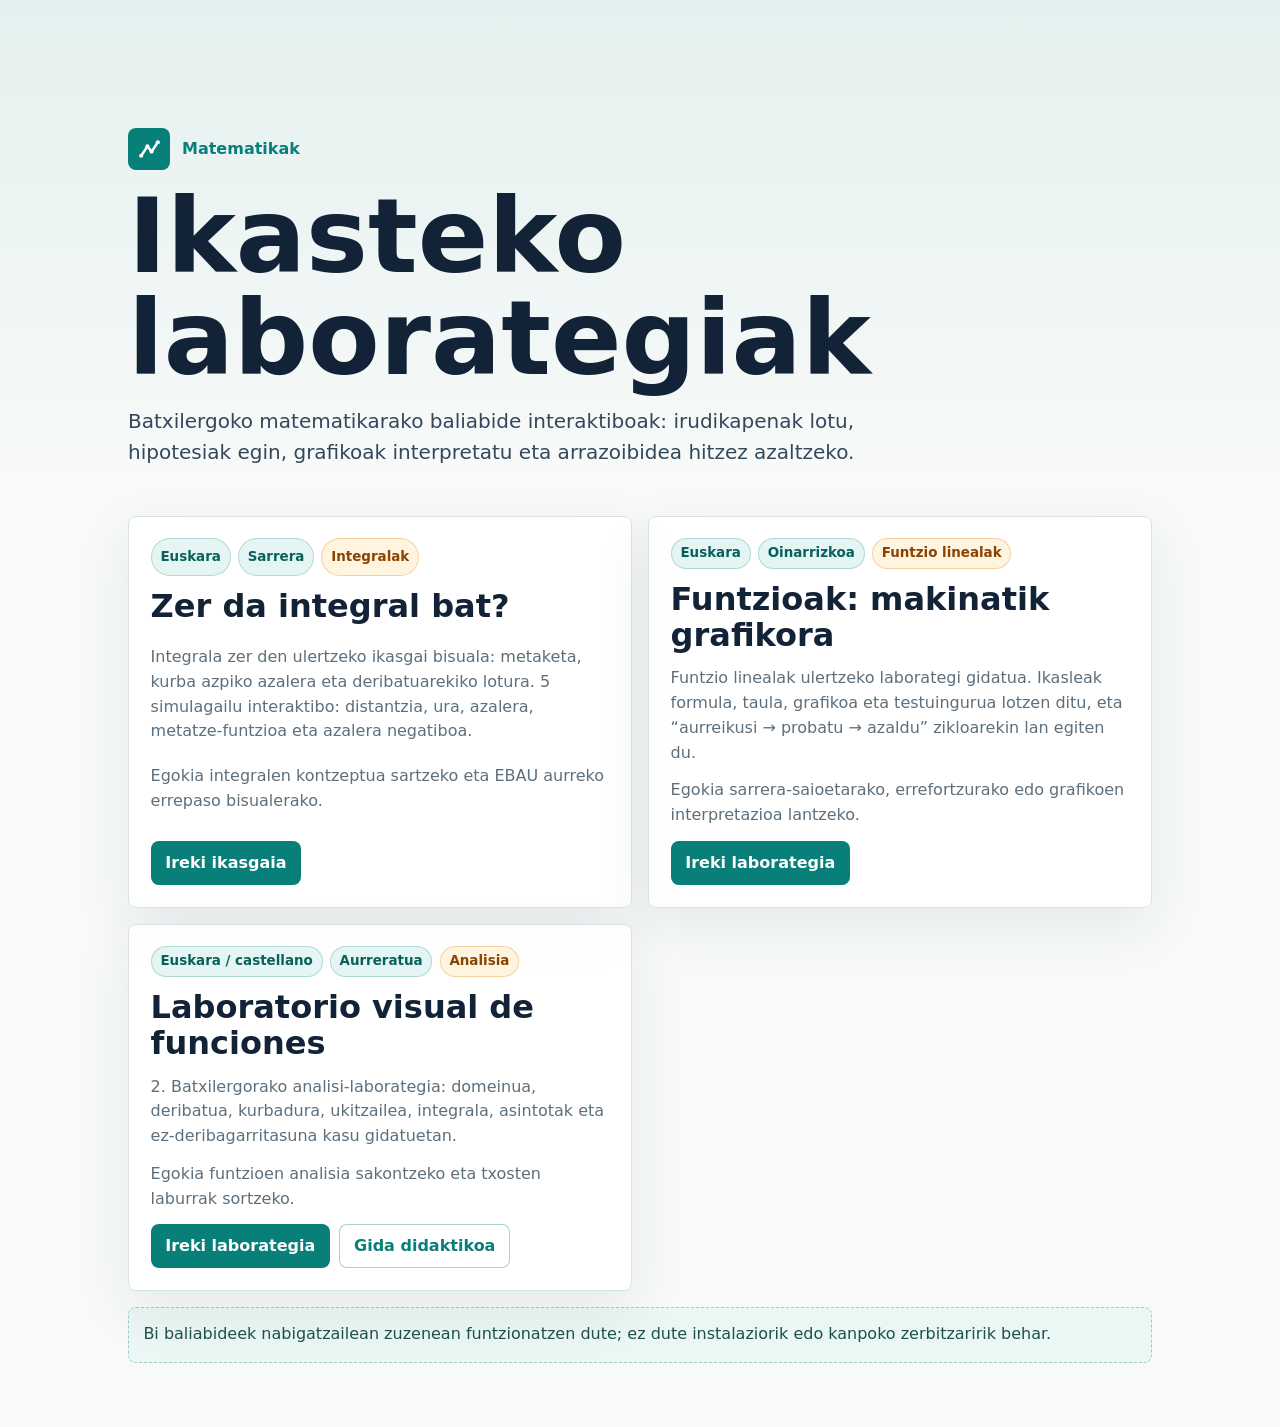
<file: index.html>
<!doctype html>
<html lang="eu">
  <head>
    <meta charset="utf-8">
    <meta name="viewport" content="width=device-width, initial-scale=1">
    <title>Matematikak</title>
    <meta name="description" content="Batxilergoko matematikarako baliabide interaktiboak.">
    <style>
      :root {
        --bg: #f7faf9;
        --ink: #132337;
        --muted: #5d6f7d;
        --line: #d8e3e6;
        --teal: #087f78;
        --teal-soft: #e5f5f3;
        --amber: #d97706;
        --paper: #ffffff;
      }

      * {
        box-sizing: border-box;
      }

      body {
        margin: 0;
        color: var(--ink);
        background:
          linear-gradient(180deg, rgba(8, 127, 120, 0.08), transparent 30rem),
          var(--bg);
        font-family: Inter, ui-sans-serif, system-ui, -apple-system, BlinkMacSystemFont, "Segoe UI", sans-serif;
        line-height: 1.55;
      }

      main {
        width: min(1120px, 100%);
        margin: 0 auto;
        padding: clamp(1.2rem, 4vw, 3rem);
      }

      header {
        display: grid;
        gap: 1rem;
        padding: clamp(2rem, 8vw, 5rem) 0 clamp(1.5rem, 4vw, 3rem);
      }

      .brand {
        display: inline-flex;
        align-items: center;
        gap: 0.75rem;
        color: var(--teal);
        font-weight: 850;
      }

      .mark {
        display: grid;
        width: 42px;
        height: 42px;
        place-items: center;
        border-radius: 8px;
        background: var(--teal);
        color: white;
      }

      h1 {
        max-width: 12ch;
        margin: 0;
        font-size: clamp(3rem, 9vw, 6.5rem);
        line-height: 0.98;
        letter-spacing: 0;
      }

      .lead {
        max-width: 64ch;
        margin: 0;
        color: #34485c;
        font-size: clamp(1.05rem, 2vw, 1.25rem);
      }

      .grid {
        display: grid;
        grid-template-columns: repeat(2, minmax(0, 1fr));
        gap: 1rem;
      }

      .card {
        display: grid;
        gap: 0.8rem;
        min-height: 330px;
        padding: clamp(1rem, 3vw, 1.35rem);
        border: 1px solid var(--line);
        border-radius: 8px;
        background: rgba(255, 255, 255, 0.92);
        box-shadow: 0 18px 55px rgba(19, 35, 55, 0.08);
      }

      .card h2 {
        margin: 0;
        font-size: clamp(1.45rem, 3vw, 2rem);
        line-height: 1.12;
      }

      .card p {
        margin: 0;
        color: var(--muted);
      }

      .tag-row {
        display: flex;
        flex-wrap: wrap;
        gap: 0.45rem;
      }

      .tag {
        display: inline-flex;
        min-height: 30px;
        align-items: center;
        padding: 0.25rem 0.55rem;
        border: 1px solid rgba(8, 127, 120, 0.24);
        border-radius: 999px;
        background: var(--teal-soft);
        color: #07615c;
        font-size: 0.84rem;
        font-weight: 760;
      }

      .tag.amber {
        border-color: rgba(217, 119, 6, 0.28);
        background: #fff4df;
        color: #8a4300;
      }

      .actions {
        display: flex;
        gap: 0.6rem;
        flex-wrap: wrap;
        align-self: end;
      }

      a.button {
        display: inline-flex;
        min-height: 42px;
        align-items: center;
        justify-content: center;
        padding: 0.55rem 0.85rem;
        border: 1px solid rgba(8, 127, 120, 0.35);
        border-radius: 8px;
        background: var(--teal);
        color: white;
        font-weight: 820;
        text-decoration: none;
      }

      a.button.secondary {
        background: var(--paper);
        color: var(--teal);
      }

      .note {
        margin-top: 1rem;
        padding: 0.9rem;
        border: 1px dashed rgba(8, 127, 120, 0.35);
        border-radius: 8px;
        background: rgba(229, 245, 243, 0.7);
        color: #1e4f4c;
      }

      @media (max-width: 760px) {
        .grid {
          grid-template-columns: 1fr;
        }

        h1 {
          max-width: 10ch;
        }
      }
    </style>
  </head>
  <body>
    <main>
      <header>
        <div class="brand">
          <span class="mark" aria-hidden="true">
            <svg width="25" height="25" viewBox="0 0 24 24" fill="none">
              <path d="M4 18 10 9l4 5 6-9" stroke="currentColor" stroke-width="2.4" stroke-linecap="round" stroke-linejoin="round"/>
              <circle cx="4" cy="18" r="2" fill="currentColor"/>
              <circle cx="10" cy="9" r="2" fill="currentColor"/>
              <circle cx="14" cy="14" r="2" fill="currentColor"/>
              <circle cx="20" cy="5" r="2" fill="currentColor"/>
            </svg>
          </span>
          Matematikak
        </div>
        <h1>Ikasteko laborategiak</h1>
        <p class="lead">Batxilergoko matematikarako baliabide interaktiboak: irudikapenak lotu, hipotesiak egin, grafikoak interpretatu eta arrazoibidea hitzez azaltzeko.</p>
      </header>

      <section class="grid" aria-label="Baliabideak">
        <article class="card">
          <div class="tag-row">
            <span class="tag">Euskara</span>
            <span class="tag">Sarrera</span>
            <span class="tag amber">Integralak</span>
          </div>
          <h2>Zer da integral bat?</h2>
          <p>Integrala zer den ulertzeko ikasgai bisuala: metaketa, kurba azpiko azalera eta deribatuarekiko lotura. 5 simulagailu interaktibo: distantzia, ura, azalera, metatze-funtzioa eta azalera negatiboa.</p>
          <p>Egokia integralen kontzeptua sartzeko eta EBAU aurreko errepaso bisualerako.</p>
          <div class="actions">
            <a class="button" href="./integralak/">Ireki ikasgaia</a>
          </div>
        </article>

        <article class="card">
          <div class="tag-row">
            <span class="tag">Euskara</span>
            <span class="tag">Oinarrizkoa</span>
            <span class="tag amber">Funtzio linealak</span>
          </div>
          <h2>Funtzioak: makinatik grafikora</h2>
          <p>Funtzio linealak ulertzeko laborategi gidatua. Ikasleak formula, taula, grafikoa eta testuingurua lotzen ditu, eta “aurreikusi → probatu → azaldu” zikloarekin lan egiten du.</p>
          <p>Egokia sarrera-saioetarako, errefortzurako edo grafikoen interpretazioa lantzeko.</p>
          <div class="actions">
            <a class="button" href="./funciones-maquina-grafica.html">Ireki laborategia</a>
          </div>
        </article>

        <article class="card">
          <div class="tag-row">
            <span class="tag">Euskara / castellano</span>
            <span class="tag">Aurreratua</span>
            <span class="tag amber">Analisia</span>
          </div>
          <h2>Laboratorio visual de funciones</h2>
          <p>2. Batxilergorako analisi-laborategia: domeinua, deribatua, kurbadura, ukitzailea, integrala, asintotak eta ez-deribagarritasuna kasu gidatuetan.</p>
          <p>Egokia funtzioen analisia sakontzeko eta txosten laburrak sortzeko.</p>
          <div class="actions">
            <a class="button" href="./laboratorio-funciones/">Ireki laborategia</a>
            <a class="button secondary" href="./laboratorio-funciones/guia-docente.md">Gida didaktikoa</a>
          </div>
        </article>
      </section>

      <p class="note">Bi baliabideek nabigatzailean zuzenean funtzionatzen dute; ez dute instalaziorik edo kanpoko zerbitzaririk behar.</p>
    </main>
  </body>
</html>
</file>
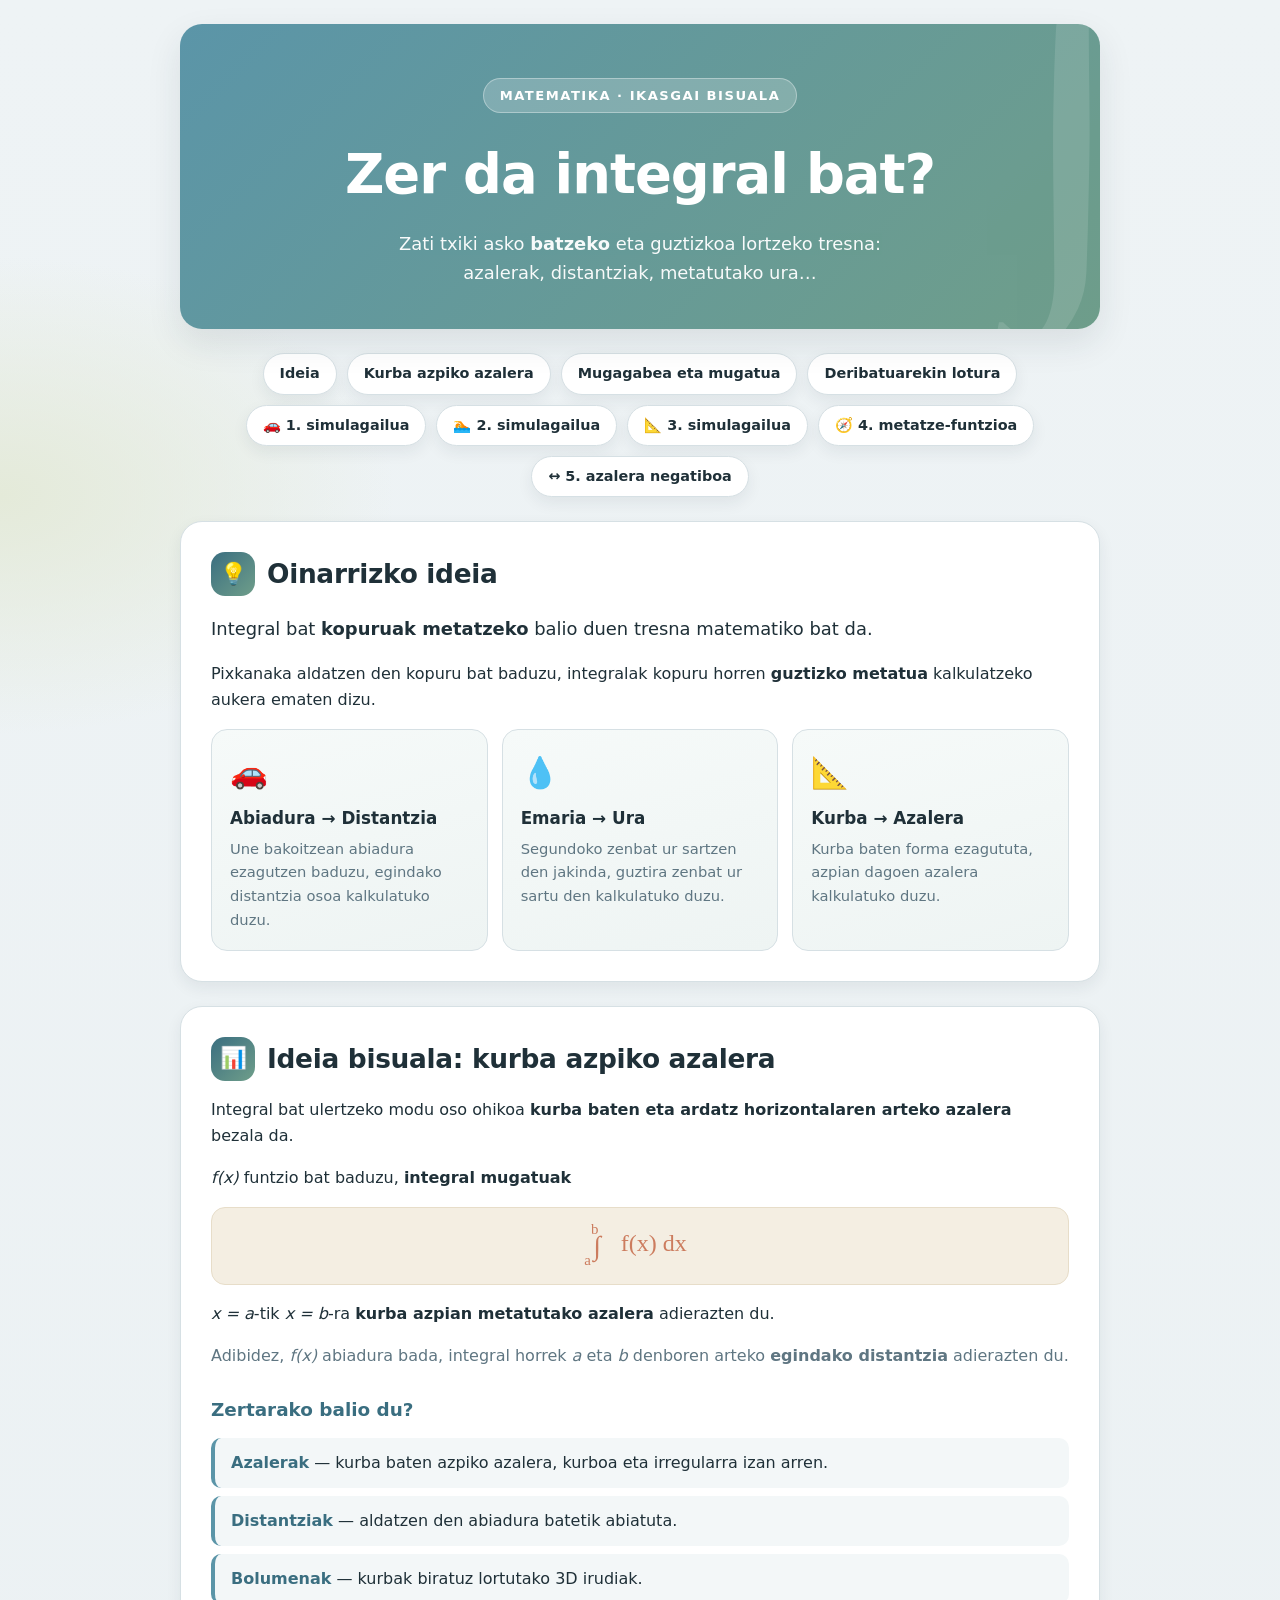
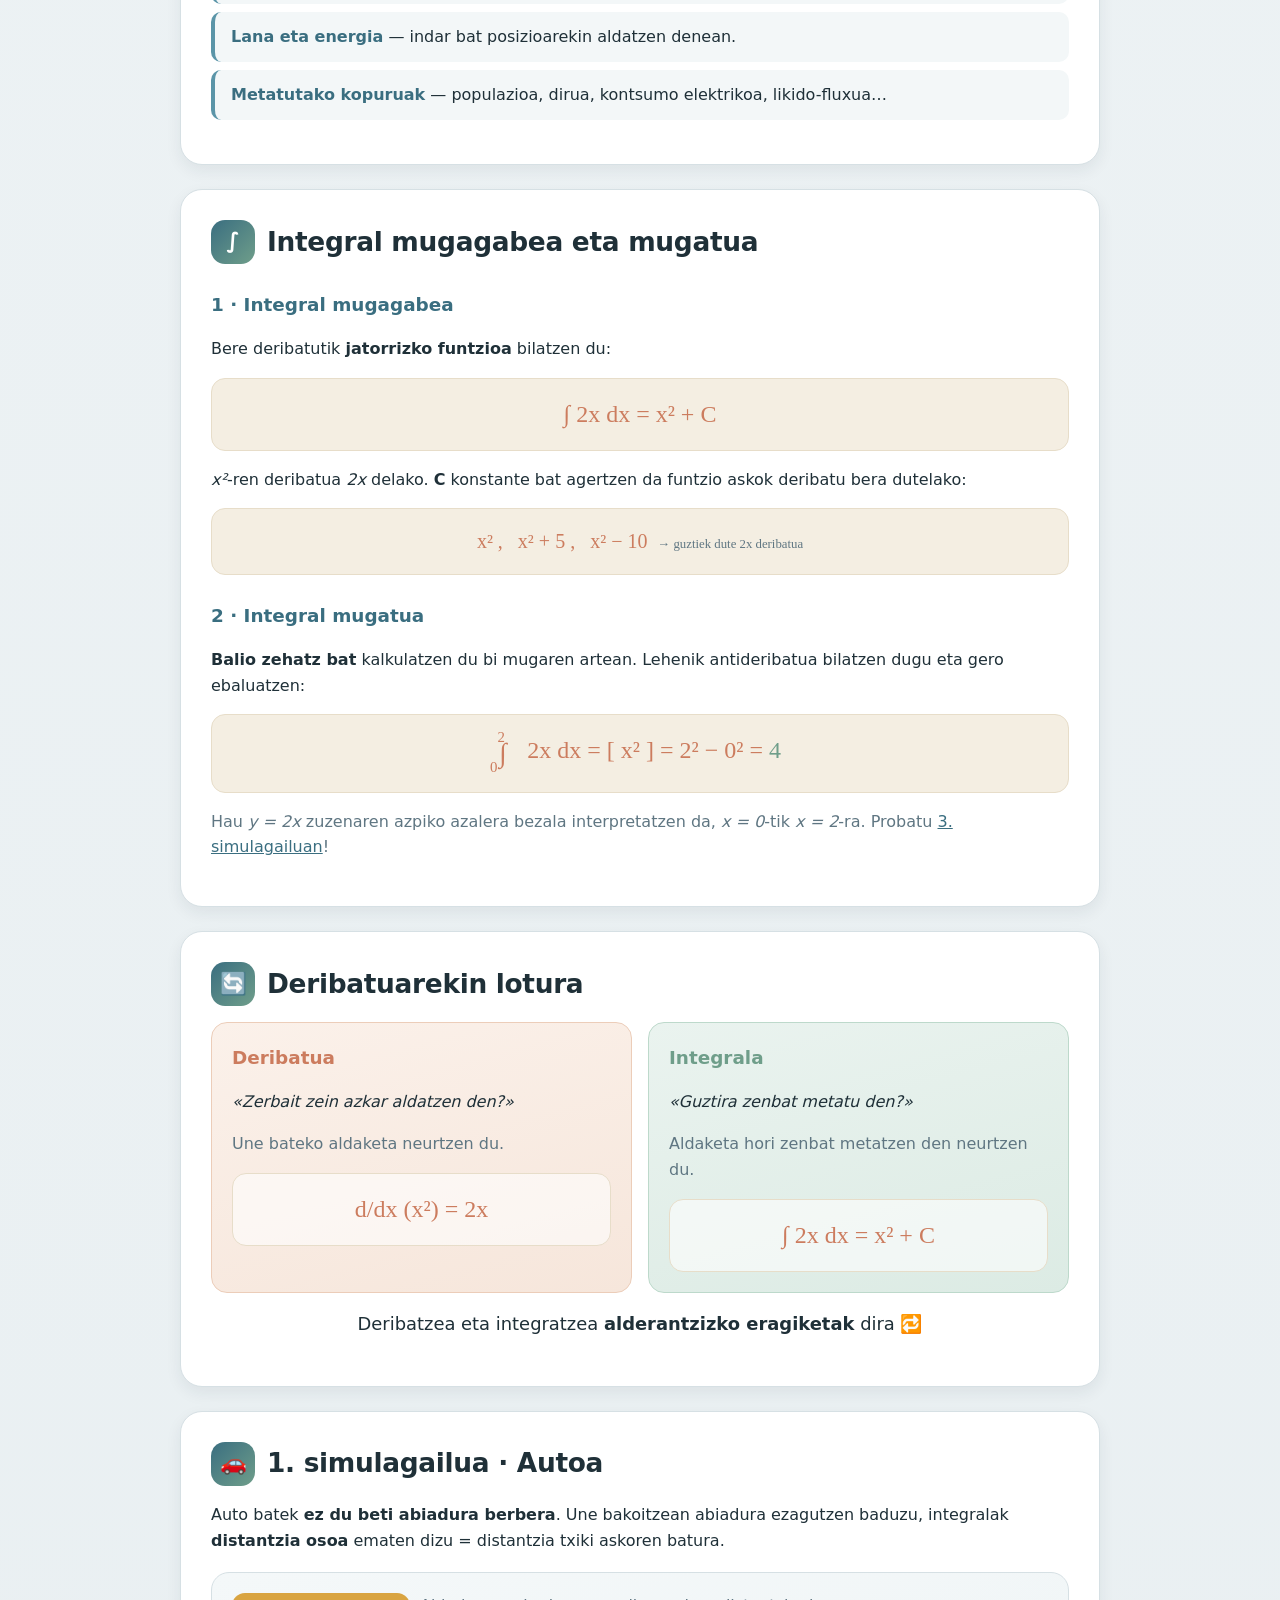
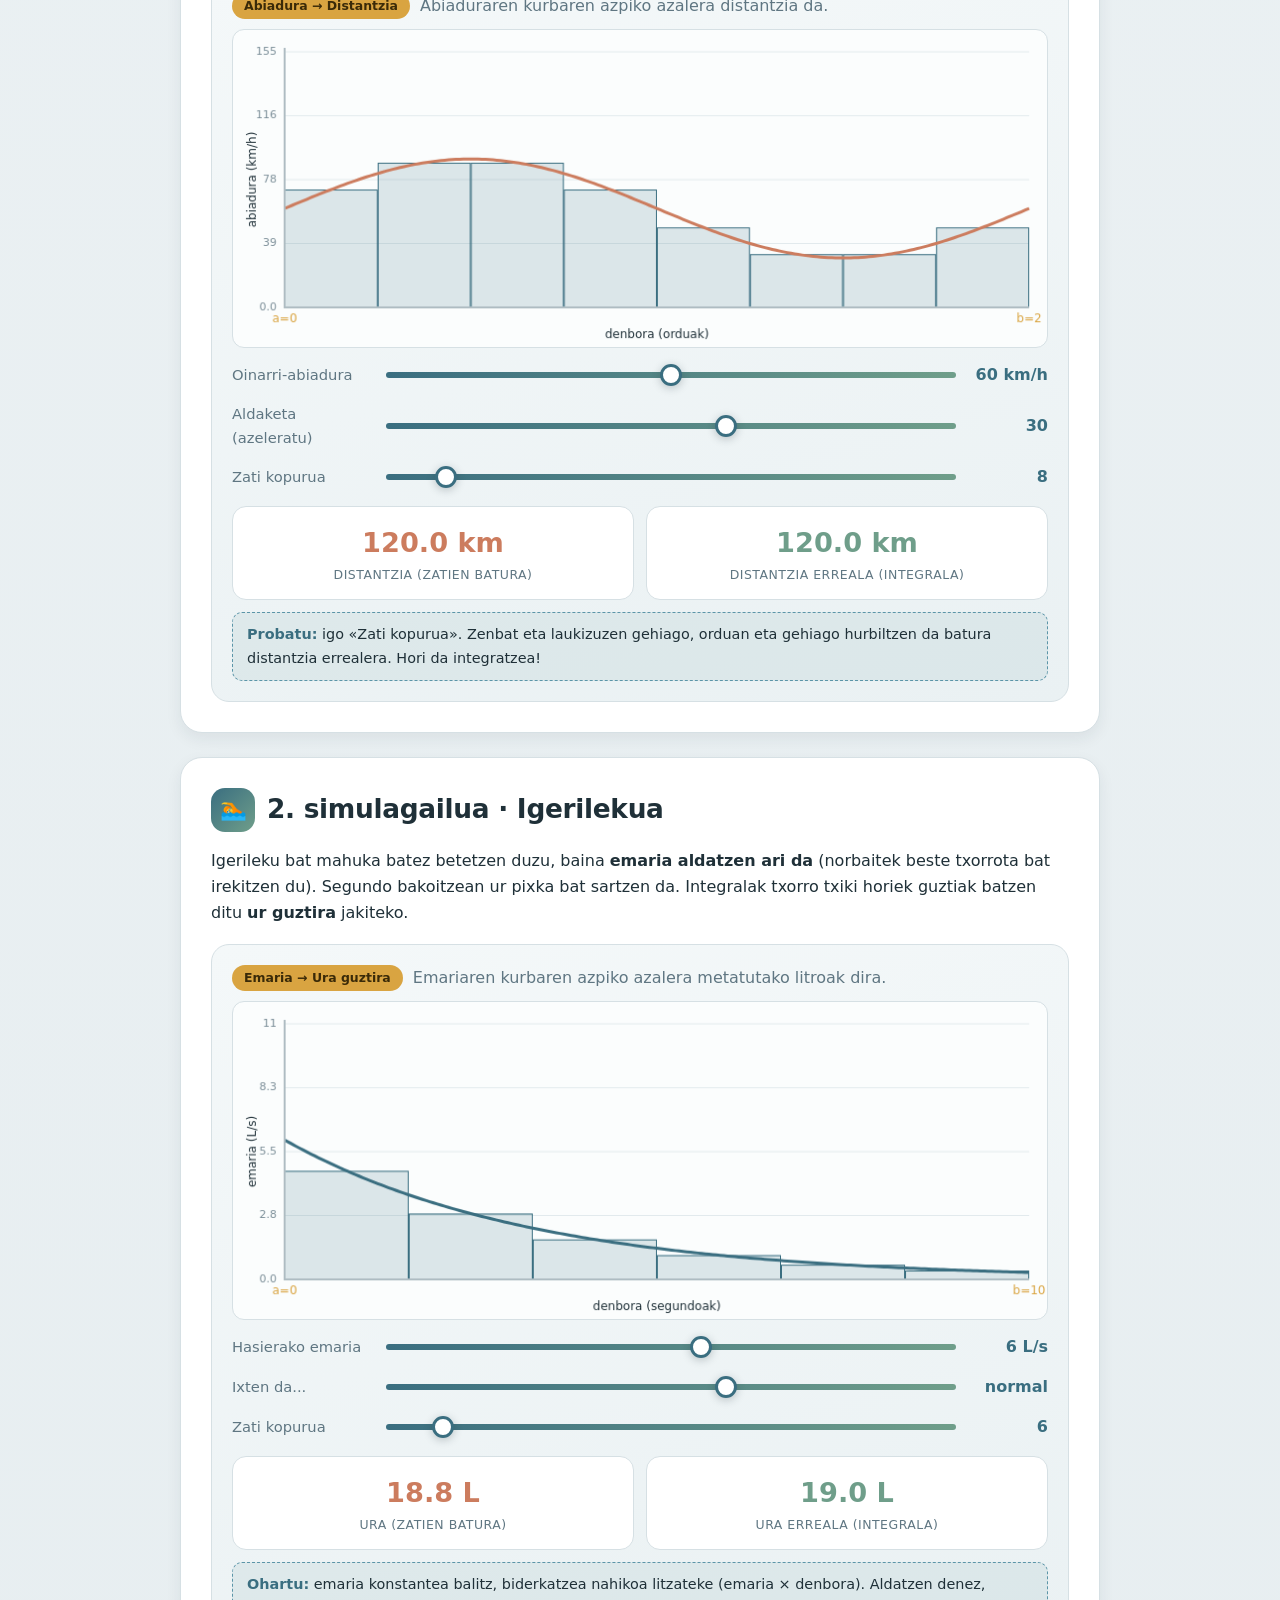
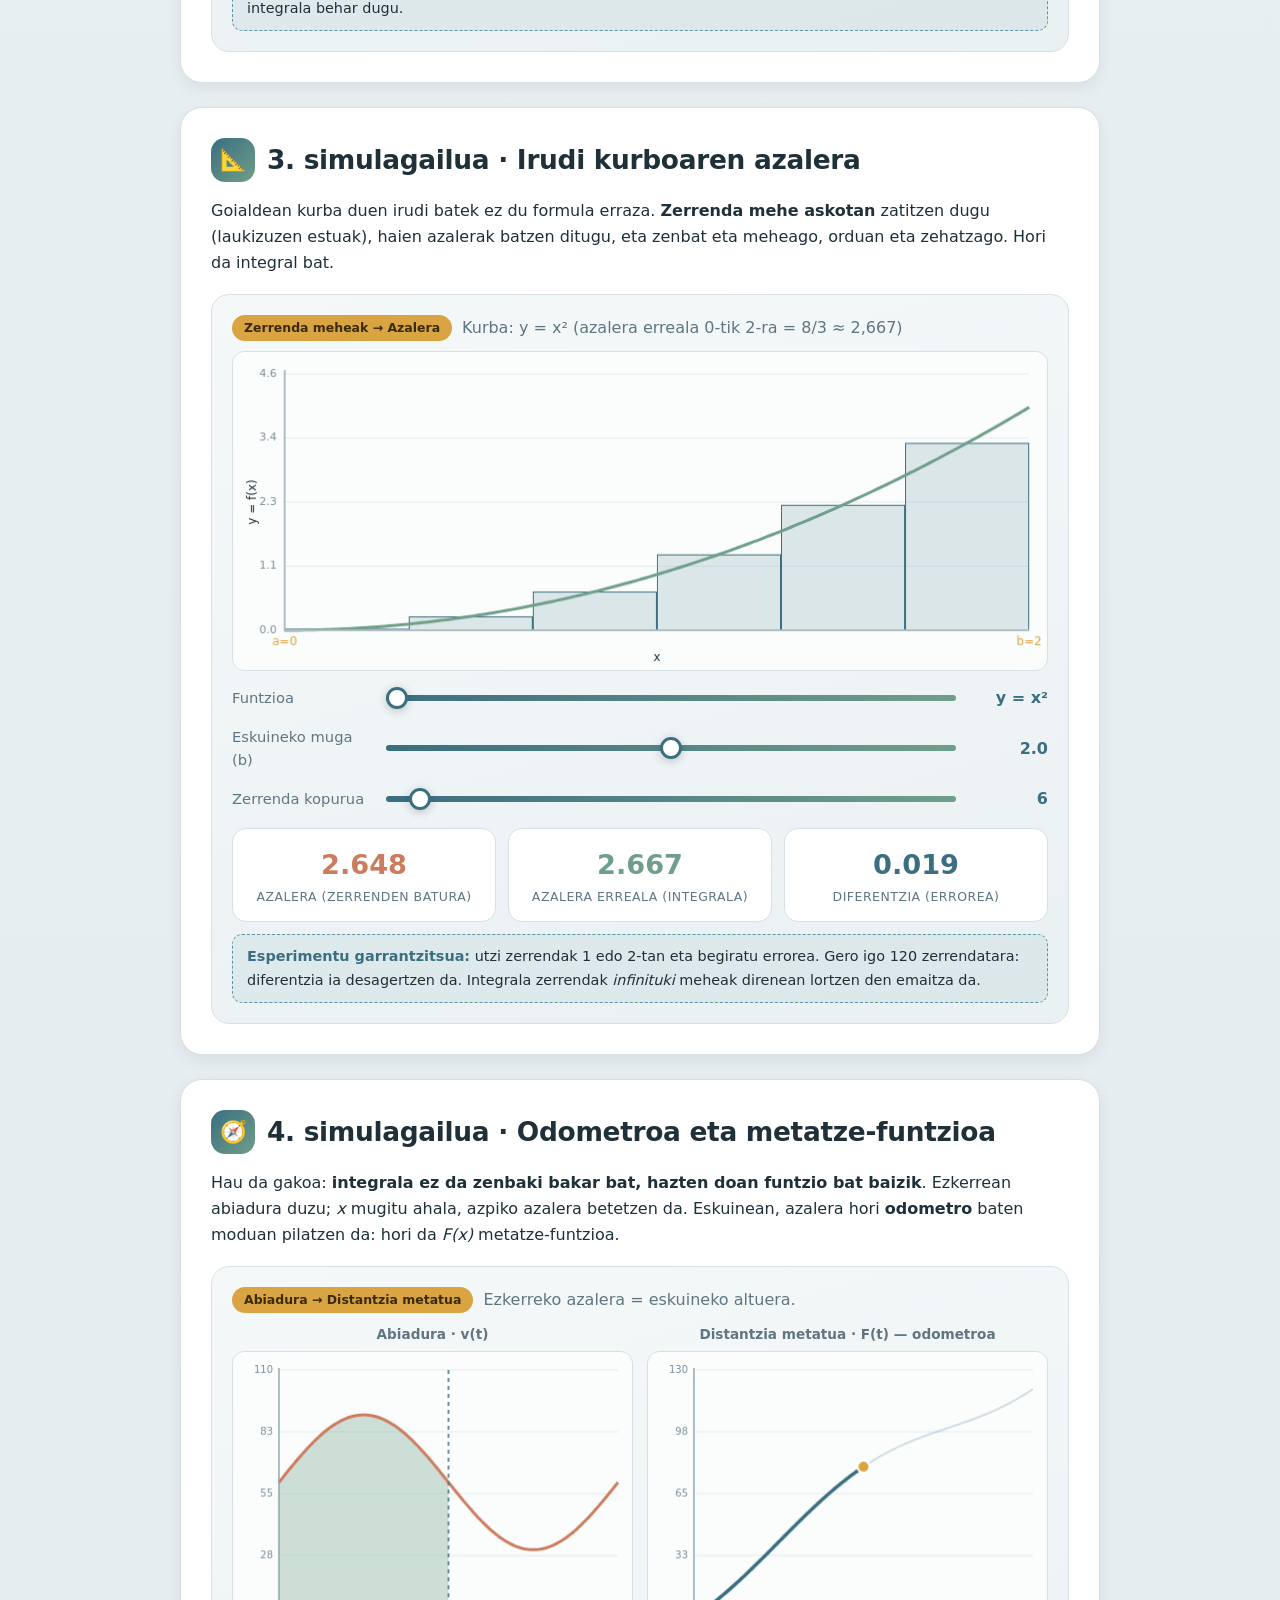
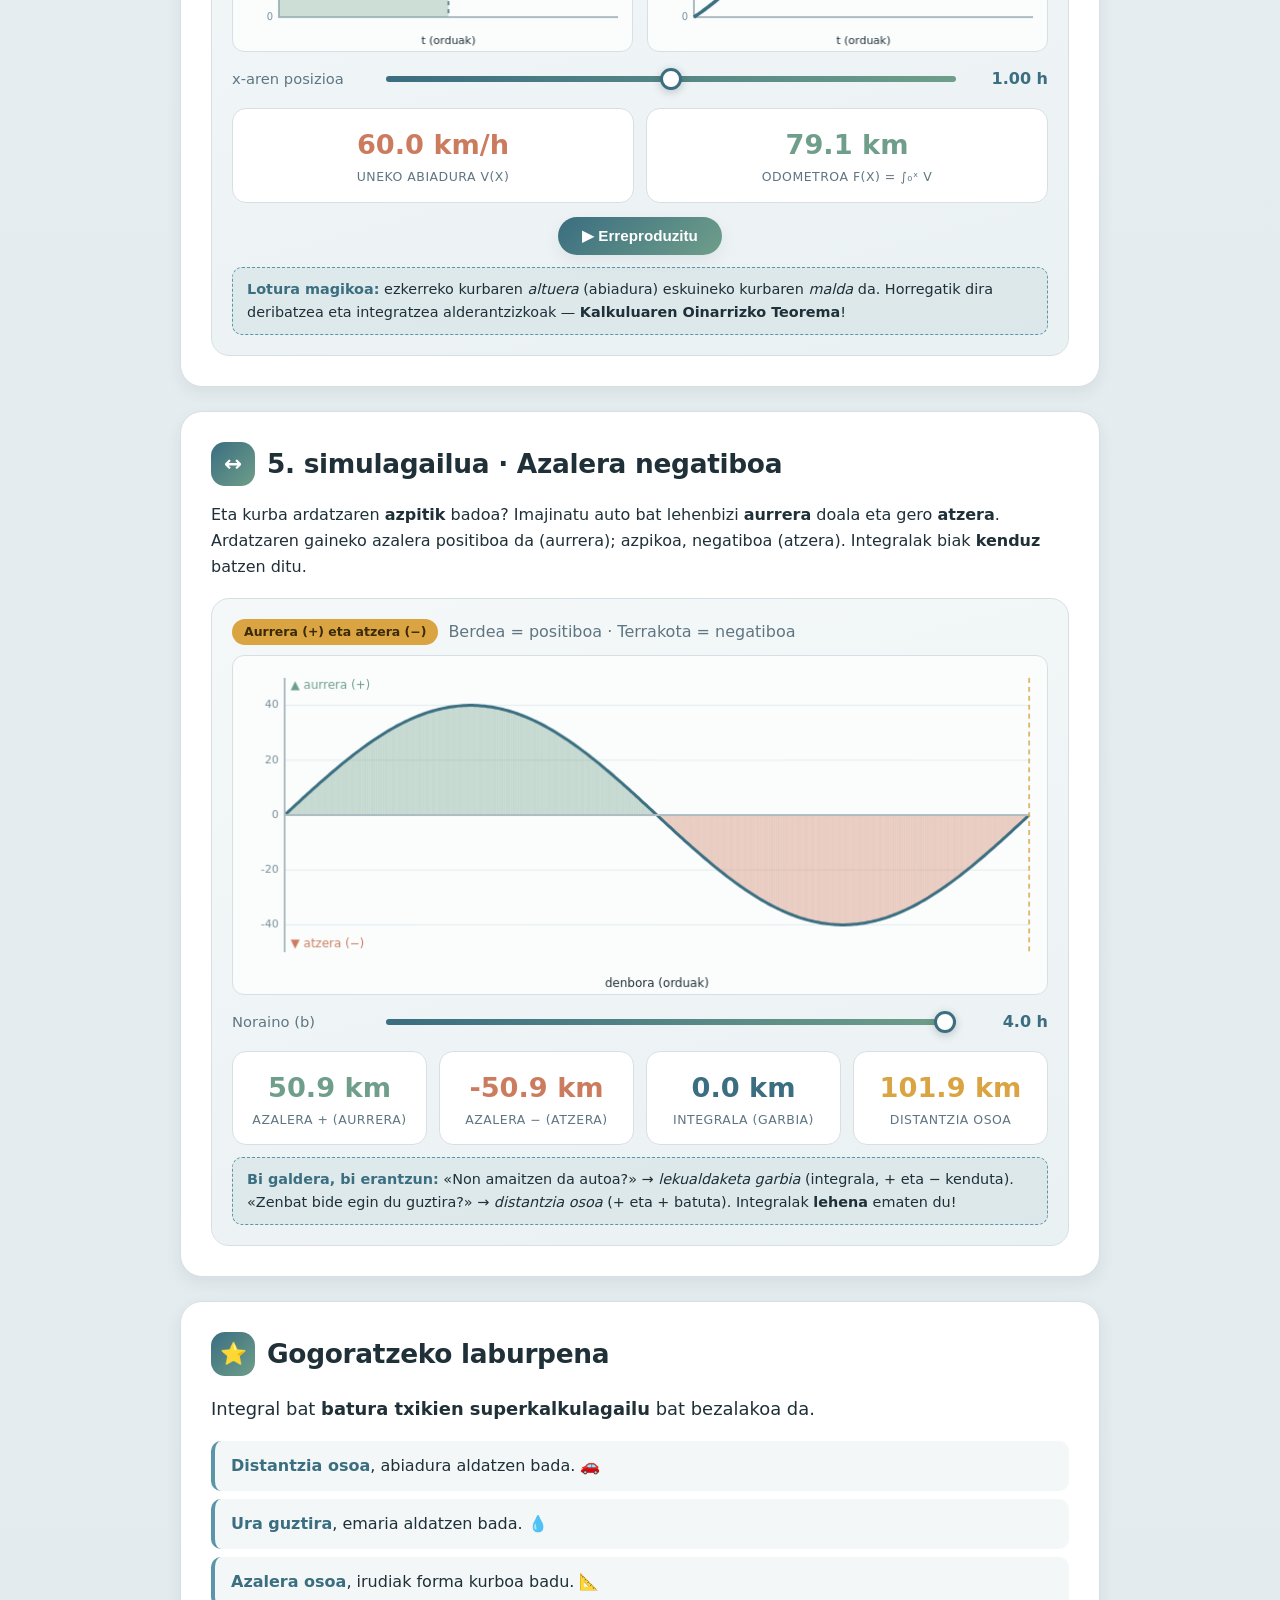
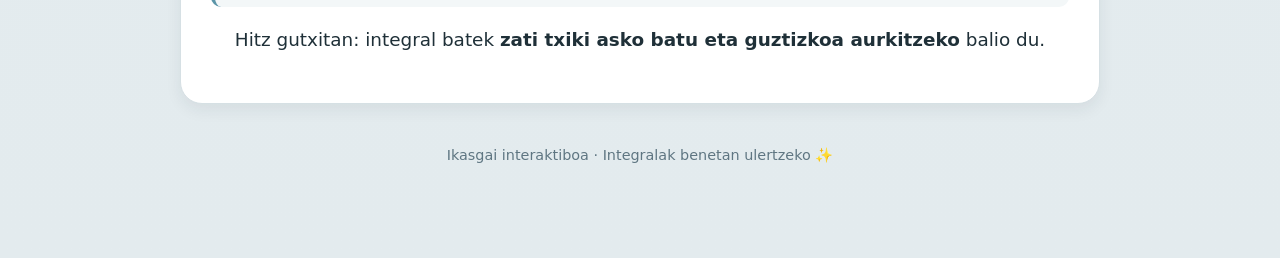
<file: integralak/index.html>
<!DOCTYPE html>
<html lang="eu">
<head>
<meta charset="UTF-8">
<meta name="viewport" content="width=device-width, initial-scale=1.0">
<title>Zer da integral bat? · Ikasgai interaktiboa</title>
<style>
  :root{
    /* paleta nordikoa, modernoa, argia */
    --bg:#e8eef1;
    --bg2:#dde7eb;
    --ink:#1f3038;
    --muted:#5f7682;
    --line:#d6e0e4;

    --fjord:#3a6e80;      /* urdin-berde nagusia */
    --fjord-l:#5b95a8;
    --sage:#6f9e8a;       /* berde leuna */
    --clay:#cc7c5e;       /* terrakota */
    --gold:#d9a441;       /* hori epela */
    --sand:#f4eee2;       /* hareazko atzealdea */

    --card:#ffffff;
    --shadow:0 14px 34px rgba(31,48,56,.10);
    --shadow-sm:0 6px 16px rgba(31,48,56,.07);
    --radius:22px;
  }
  *{box-sizing:border-box}
  html{scroll-behavior:smooth}
  body{
    margin:0;
    font-family:"Segoe UI",system-ui,-apple-system,Roboto,Helvetica,Arial,sans-serif;
    background:
      radial-gradient(900px 480px at 88% -8%, #d4e6e8 0%, transparent 55%),
      radial-gradient(760px 460px at 0% 6%, #e4ead9 0%, transparent 52%),
      linear-gradient(180deg,#eef3f5,#e3ebee);
    color:var(--ink);
    line-height:1.62;
  }
  .wrap{max-width:960px;margin:0 auto;padding:24px 20px 90px}

  /* ---------- HERO ---------- */
  header.hero{
    text-align:center;
    padding:54px 24px 42px;
    border-radius:var(--radius);
    background:linear-gradient(135deg,#5b95a8 0%,#6f9e8a 100%);
    color:#ffffff;
    box-shadow:var(--shadow);
    position:relative;
    overflow:hidden;
  }
  header.hero::after{
    content:"∫";
    position:absolute;
    font-size:420px;
    right:-30px;
    top:-130px;
    opacity:.12;
    font-family:Georgia,serif;
    line-height:1;
    color:#fff;
  }
  header.hero h1{
    margin:0 0 10px;
    font-size:clamp(2rem,6vw,3.4rem);
    letter-spacing:-1px;
    font-weight:800;
  }
  header.hero p{
    margin:0 auto;
    max-width:560px;
    font-size:1.12rem;
    font-weight:500;
    opacity:.95;
  }
  .badge{
    display:inline-block;
    background:rgba(255,255,255,.2);
    border:1px solid rgba(255,255,255,.35);
    padding:6px 16px;
    border-radius:999px;
    font-size:.82rem;
    font-weight:700;
    margin-bottom:18px;
    text-transform:uppercase;
    letter-spacing:1.5px;
  }

  /* ---------- SECTIONS ---------- */
  section{
    background:var(--card);
    border:1px solid var(--line);
    border-radius:var(--radius);
    padding:30px;
    margin-top:24px;
    box-shadow:var(--shadow-sm);
  }
  h2{font-size:1.65rem;margin:0 0 4px;display:flex;align-items:center;gap:12px;font-weight:800;letter-spacing:-.3px}
  h2 .ico{
    flex:0 0 auto;width:44px;height:44px;display:grid;place-items:center;
    border-radius:14px;font-size:1.35rem;
    background:linear-gradient(135deg,var(--fjord),var(--sage));
    color:#fff;
  }
  h3{font-size:1.15rem;margin:26px 0 6px;color:var(--fjord);font-weight:700}
  .muted{color:var(--muted)}
  .lead{font-size:1.12rem}

  .formula{
    font-family:Georgia,"Times New Roman",serif;
    font-size:1.5rem;text-align:center;
    background:var(--sand);
    border:1px solid #e7ddc9;
    border-radius:14px;padding:16px;margin:16px 0;
    color:var(--clay);
  }
  .formula small{color:var(--muted);font-size:.8rem}
  .intg{font-size:1.7rem;vertical-align:-.15em}
  sub.lim{font-size:.62em;position:relative;left:-1.1em;bottom:-.55em}
  sup.lim{font-size:.62em;position:relative;left:-1.1em;top:-.5em}

  ul.clean{list-style:none;padding:0;margin:14px 0}
  ul.clean li{
    padding:12px 16px;margin:8px 0;
    background:#f3f7f8;border-left:4px solid var(--fjord-l);border-radius:10px;
  }
  ul.clean li b{color:var(--fjord)}

  .grid3{display:grid;grid-template-columns:repeat(auto-fit,minmax(200px,1fr));gap:14px;margin-top:16px}
  .ccard{
    background:linear-gradient(165deg,#f6faf9,#eef4f3);
    border:1px solid var(--line);border-radius:16px;padding:18px;
  }
  .ccard .em{font-size:1.9rem}
  .ccard h4{margin:8px 0 4px;font-size:1.05rem}
  .ccard p{margin:0;font-size:.92rem;color:var(--muted)}

  .duo{display:grid;grid-template-columns:1fr 1fr;gap:16px;margin-top:16px}
  .duo .box{padding:20px;border-radius:16px}
  .duo .d{background:linear-gradient(165deg,#fbf1ea,#f6e6db);border:1px solid #eccdb9}
  .duo .i{background:linear-gradient(165deg,#eaf3ef,#dcebe4);border:1px solid #bdd9cb}
  .duo h4{margin:0 0 6px;font-size:1.15rem}
  .duo .d h4{color:var(--clay)} .duo .i h4{color:var(--sage)}
  .duo .q{font-style:italic;color:var(--ink)}
  .duo .formula{background:rgba(255,255,255,.6)}

  /* ---------- SIMULATOR ---------- */
  .sim{
    background:linear-gradient(165deg,#f4f8f9,#eaf1f3);
    border:1px solid var(--line);border-radius:18px;padding:20px;margin-top:18px;
  }
  .sim-head{display:flex;align-items:center;gap:10px;flex-wrap:wrap;margin-bottom:10px}
  .sim-head .tag{background:var(--gold);color:#3a2a08;font-weight:700;padding:3px 12px;border-radius:999px;font-size:.78rem}
  canvas{width:100%;height:auto;background:#fbfdfd;border:1px solid var(--line);border-radius:12px;display:block;touch-action:none}
  .controls{margin-top:14px;display:grid;gap:14px}
  .ctrl{display:grid;grid-template-columns:140px 1fr 78px;align-items:center;gap:12px}
  .ctrl label{font-size:.92rem;color:var(--muted)}
  .ctrl output{font-variant-numeric:tabular-nums;text-align:right;font-weight:700;color:var(--fjord)}
  input[type=range]{
    -webkit-appearance:none;appearance:none;height:6px;border-radius:99px;
    background:linear-gradient(90deg,var(--fjord),var(--sage));outline:none;
  }
  input[type=range]::-webkit-slider-thumb{
    -webkit-appearance:none;width:22px;height:22px;border-radius:50%;
    background:#fff;border:3px solid var(--fjord);cursor:pointer;box-shadow:0 2px 8px rgba(31,48,56,.25);
  }
  input[type=range]::-moz-range-thumb{width:22px;height:22px;border-radius:50%;background:#fff;border:3px solid var(--fjord);cursor:pointer}
  .readout{display:grid;grid-template-columns:repeat(auto-fit,minmax(150px,1fr));gap:12px;margin-top:16px}
  .stat{background:#fff;border:1px solid var(--line);border-radius:14px;padding:14px;text-align:center}
  .stat .v{font-size:1.7rem;font-weight:800;color:var(--sage)}
  .stat .v.approx{color:var(--clay)}
  .stat .l{font-size:.78rem;color:var(--muted);text-transform:uppercase;letter-spacing:.5px}
  .hint{
    font-size:.9rem;color:var(--ink);margin-top:12px;
    background:rgba(58,110,128,.08);border:1px dashed var(--fjord-l);
    padding:10px 14px;border-radius:10px;
  }
  .hint b{color:var(--fjord)}

  .dual{display:grid;grid-template-columns:1fr 1fr;gap:14px}
  .dual canvas{width:100%}
  .cap{font-size:.85rem;color:var(--muted);font-weight:600;margin-bottom:6px;text-align:center}
  .playbtn{
    background:linear-gradient(135deg,var(--fjord),var(--sage));color:#fff;border:none;
    padding:10px 24px;border-radius:999px;font-weight:700;font-size:.95rem;cursor:pointer;
    box-shadow:var(--shadow-sm);transition:.15s;
  }
  .playbtn:hover{filter:brightness(1.06);transform:translateY(-1px)}

  nav.toc{display:flex;flex-wrap:wrap;gap:10px;justify-content:center;margin:24px 0 0}
  nav.toc a{
    text-decoration:none;color:var(--ink);background:#fff;border:1px solid var(--line);
    padding:8px 16px;border-radius:999px;font-size:.9rem;font-weight:600;transition:.2s;box-shadow:var(--shadow-sm);
  }
  nav.toc a:hover{background:var(--fjord);color:#fff;border-color:var(--fjord);transform:translateY(-2px)}

  footer{text-align:center;color:var(--muted);margin-top:40px;font-size:.9rem}

  @media(max-width:600px){
    section{padding:22px 18px}
    .duo{grid-template-columns:1fr}
    .dual{grid-template-columns:1fr}
    .ctrl{grid-template-columns:1fr;gap:4px}
    .ctrl output{text-align:left}
  }
</style>
</head>
<body>
<div class="wrap">

  <header class="hero">
    <div class="badge">Matematika · Ikasgai bisuala</div>
    <h1>Zer da integral bat?</h1>
    <p>Zati txiki asko <strong>batzeko</strong> eta guztizkoa lortzeko tresna: azalerak, distantziak, metatutako ura…</p>
  </header>

  <nav class="toc">
    <a href="#idea">Ideia</a>
    <a href="#area">Kurba azpiko azalera</a>
    <a href="#tipos">Mugagabea eta mugatua</a>
    <a href="#derivada">Deribatuarekin lotura</a>
    <a href="#sim1">🚗 1. simulagailua</a>
    <a href="#sim2">🏊 2. simulagailua</a>
    <a href="#sim3">📐 3. simulagailua</a>
    <a href="#sim4">🧭 4. metatze-funtzioa</a>
    <a href="#sim5">↔️ 5. azalera negatiboa</a>
  </nav>

  <!-- ============ IDEIA ============ -->
  <section id="idea">
    <h2><span class="ico">💡</span> Oinarrizko ideia</h2>
    <p class="lead">Integral bat <strong>kopuruak metatzeko</strong> balio duen tresna matematiko bat da.</p>
    <p>Pixkanaka aldatzen den kopuru bat baduzu, integralak kopuru horren <strong>guztizko metatua</strong> kalkulatzeko aukera ematen dizu.</p>
    <div class="grid3">
      <div class="ccard">
        <div class="em">🚗</div>
        <h4>Abiadura → Distantzia</h4>
        <p>Une bakoitzean abiadura ezagutzen baduzu, egindako distantzia osoa kalkulatuko duzu.</p>
      </div>
      <div class="ccard">
        <div class="em">💧</div>
        <h4>Emaria → Ura</h4>
        <p>Segundoko zenbat ur sartzen den jakinda, guztira zenbat ur sartu den kalkulatuko duzu.</p>
      </div>
      <div class="ccard">
        <div class="em">📐</div>
        <h4>Kurba → Azalera</h4>
        <p>Kurba baten forma ezagututa, azpian dagoen azalera kalkulatuko duzu.</p>
      </div>
    </div>
  </section>

  <!-- ============ AZALERA ============ -->
  <section id="area">
    <h2><span class="ico">📊</span> Ideia bisuala: kurba azpiko azalera</h2>
    <p>Integral bat ulertzeko modu oso ohikoa <strong>kurba baten eta ardatz horizontalaren arteko azalera</strong> bezala da.</p>
    <p><em>f(x)</em> funtzio bat baduzu, <strong>integral mugatuak</strong></p>
    <div class="formula">
      <span class="intg">∫</span><sub class="lim">a</sub><sup class="lim">b</sup> f(x) dx
    </div>
    <p><em>x = a</em>-tik <em>x = b</em>-ra <strong>kurba azpian metatutako azalera</strong> adierazten du.</p>
    <p class="muted">Adibidez, <em>f(x)</em> abiadura bada, integral horrek <em>a</em> eta <em>b</em> denboren arteko <strong>egindako distantzia</strong> adierazten du.</p>

    <h3>Zertarako balio du?</h3>
    <ul class="clean">
      <li><b>Azalerak</b> — kurba baten azpiko azalera, kurboa eta irregularra izan arren.</li>
      <li><b>Distantziak</b> — aldatzen den abiadura batetik abiatuta.</li>
      <li><b>Bolumenak</b> — kurbak biratuz lortutako 3D irudiak.</li>
      <li><b>Lana eta energia</b> — indar bat posizioarekin aldatzen denean.</li>
      <li><b>Metatutako kopuruak</b> — populazioa, dirua, kontsumo elektrikoa, likido-fluxua…</li>
    </ul>
  </section>

  <!-- ============ MOTAK ============ -->
  <section id="tipos">
    <h2><span class="ico">∫</span> Integral mugagabea eta mugatua</h2>

    <h3>1 · Integral mugagabea</h3>
    <p>Bere deribatutik <strong>jatorrizko funtzioa</strong> bilatzen du:</p>
    <div class="formula">∫ 2x dx = x² + C</div>
    <p><em>x²</em>-ren deribatua <em>2x</em> delako. <strong>C</strong> konstante bat agertzen da funtzio askok deribatu bera dutelako:</p>
    <div class="formula" style="font-size:1.25rem">x² , &nbsp; x² + 5 , &nbsp; x² − 10 &nbsp;<small>→ guztiek dute 2x deribatua</small></div>

    <h3>2 · Integral mugatua</h3>
    <p><strong>Balio zehatz bat</strong> kalkulatzen du bi mugaren artean. Lehenik antideribatua bilatzen dugu eta gero ebaluatzen:</p>
    <div class="formula">
      <span class="intg">∫</span><sub class="lim">0</sub><sup class="lim">2</sup> 2x dx = [ x² ] = 2² − 0² = <span style="color:var(--sage)">4</span>
    </div>
    <p class="muted">Hau <em>y = 2x</em> zuzenaren azpiko azalera bezala interpretatzen da, <em>x = 0</em>-tik <em>x = 2</em>-ra. Probatu <a href="#sim3" style="color:var(--fjord)">3. simulagailuan</a>!</p>
  </section>

  <!-- ============ DERIBATUA ============ -->
  <section id="derivada">
    <h2><span class="ico">🔄</span> Deribatuarekin lotura</h2>
    <div class="duo">
      <div class="box d">
        <h4>Deribatua</h4>
        <p class="q">«Zerbait zein azkar aldatzen den?»</p>
        <p class="muted">Une bateko aldaketa neurtzen du.</p>
        <div class="formula" style="margin-bottom:0">d/dx (x²) = 2x</div>
      </div>
      <div class="box i">
        <h4>Integrala</h4>
        <p class="q">«Guztira zenbat metatu den?»</p>
        <p class="muted">Aldaketa hori zenbat metatzen den neurtzen du.</p>
        <div class="formula" style="margin-bottom:0">∫ 2x dx = x² + C</div>
      </div>
    </div>
    <p style="margin-top:16px;text-align:center" class="lead">Deribatzea eta integratzea <strong>alderantzizko eragiketak</strong> dira 🔁</p>
  </section>

  <!-- ============ SIMULAGAILUA 1 ============ -->
  <section id="sim1">
    <h2><span class="ico">🚗</span> 1. simulagailua · Autoa</h2>
    <p>Auto batek <strong>ez du beti abiadura berbera</strong>. Une bakoitzean abiadura ezagutzen baduzu, integralak <strong>distantzia osoa</strong> ematen dizu = distantzia txiki askoren batura.</p>

    <div class="sim">
      <div class="sim-head">
        <span class="tag">Abiadura → Distantzia</span>
        <span class="muted">Abiaduraren kurbaren azpiko azalera distantzia da.</span>
      </div>
      <canvas id="c1" width="820" height="320"></canvas>
      <div class="controls">
        <div class="ctrl">
          <label>Oinarri-abiadura</label>
          <input type="range" id="s1_base" min="20" max="100" value="60" step="1">
          <output id="o1_base">60 km/h</output>
        </div>
        <div class="ctrl">
          <label>Aldaketa (azeleratu)</label>
          <input type="range" id="s1_amp" min="0" max="50" value="30" step="1">
          <output id="o1_amp">30</output>
        </div>
        <div class="ctrl">
          <label>Zati kopurua</label>
          <input type="range" id="s1_n" min="1" max="80" value="8" step="1">
          <output id="o1_n">8</output>
        </div>
      </div>
      <div class="readout">
        <div class="stat"><div class="v approx" id="r1_aprox">–</div><div class="l">Distantzia (zatien batura)</div></div>
        <div class="stat"><div class="v" id="r1_real">–</div><div class="l">Distantzia erreala (integrala)</div></div>
      </div>
      <div class="hint"><b>Probatu:</b> igo «Zati kopurua». Zenbat eta laukizuzen gehiago, orduan eta gehiago hurbiltzen da batura distantzia errealera. Hori da integratzea!</div>
    </div>
  </section>

  <!-- ============ SIMULAGAILUA 2 ============ -->
  <section id="sim2">
    <h2><span class="ico">🏊</span> 2. simulagailua · Igerilekua</h2>
    <p>Igerileku bat mahuka batez betetzen duzu, baina <strong>emaria aldatzen ari da</strong> (norbaitek beste txorrota bat irekitzen du). Segundo bakoitzean ur pixka bat sartzen da. Integralak txorro txiki horiek guztiak batzen ditu <strong>ur guztira</strong> jakiteko.</p>

    <div class="sim">
      <div class="sim-head">
        <span class="tag">Emaria → Ura guztira</span>
        <span class="muted">Emariaren kurbaren azpiko azalera metatutako litroak dira.</span>
      </div>
      <canvas id="c2" width="820" height="320"></canvas>
      <div class="controls">
        <div class="ctrl">
          <label>Hasierako emaria</label>
          <input type="range" id="s2_q0" min="1" max="10" value="6" step="0.5">
          <output id="o2_q0">6 L/s</output>
        </div>
        <div class="ctrl">
          <label>Ixten da...</label>
          <input type="range" id="s2_dec" min="0" max="0.5" value="0.3" step="0.02">
          <output id="o2_dec">azkar</output>
        </div>
        <div class="ctrl">
          <label>Zati kopurua</label>
          <input type="range" id="s2_n" min="1" max="60" value="6" step="1">
          <output id="o2_n">6</output>
        </div>
      </div>
      <div class="readout">
        <div class="stat"><div class="v approx" id="r2_aprox">–</div><div class="l">Ura (zatien batura)</div></div>
        <div class="stat"><div class="v" id="r2_real">–</div><div class="l">Ura erreala (integrala)</div></div>
      </div>
      <div class="hint"><b>Ohartu:</b> emaria konstantea balitz, biderkatzea nahikoa litzateke (emaria × denbora). Aldatzen denez, integrala behar dugu.</div>
    </div>
  </section>

  <!-- ============ SIMULAGAILUA 3 ============ -->
  <section id="sim3">
    <h2><span class="ico">📐</span> 3. simulagailua · Irudi kurboaren azalera</h2>
    <p>Goialdean kurba duen irudi batek ez du formula erraza. <strong>Zerrenda mehe askotan</strong> zatitzen dugu (laukizuzen estuak), haien azalerak batzen ditugu, eta zenbat eta meheago, orduan eta zehatzago. Hori da integral bat.</p>

    <div class="sim">
      <div class="sim-head">
        <span class="tag">Zerrenda meheak → Azalera</span>
        <span class="muted">Kurba: y = x² (azalera erreala 0-tik 2-ra = 8/3 ≈ 2,667)</span>
      </div>
      <canvas id="c3" width="820" height="320"></canvas>
      <div class="controls">
        <div class="ctrl">
          <label>Funtzioa</label>
          <input type="range" id="s3_fn" min="0" max="2" value="0" step="1">
          <output id="o3_fn">y = x²</output>
        </div>
        <div class="ctrl">
          <label>Eskuineko muga (b)</label>
          <input type="range" id="s3_b" min="1" max="3" value="2" step="0.1">
          <output id="o3_b">2.0</output>
        </div>
        <div class="ctrl">
          <label>Zerrenda kopurua</label>
          <input type="range" id="s3_n" min="1" max="120" value="6" step="1">
          <output id="o3_n">6</output>
        </div>
      </div>
      <div class="readout">
        <div class="stat"><div class="v approx" id="r3_aprox">–</div><div class="l">Azalera (zerrenden batura)</div></div>
        <div class="stat"><div class="v" id="r3_real">–</div><div class="l">Azalera erreala (integrala)</div></div>
        <div class="stat"><div class="v" id="r3_err" style="color:var(--fjord)">–</div><div class="l">Diferentzia (errorea)</div></div>
      </div>
      <div class="hint"><b>Esperimentu garrantzitsua:</b> utzi zerrendak 1 edo 2-tan eta begiratu errorea. Gero igo 120 zerrendatara: diferentzia ia desagertzen da. Integrala zerrendak <em>infinituki</em> meheak direnean lortzen den emaitza da.</div>
    </div>
  </section>

  <!-- ============ SIMULAGAILUA 4 · METATZE-FUNTZIOA ============ -->
  <section id="sim4">
    <h2><span class="ico">🧭</span> 4. simulagailua · Odometroa eta metatze-funtzioa</h2>
    <p>Hau da gakoa: <strong>integrala ez da zenbaki bakar bat, hazten doan funtzio bat baizik</strong>. Ezkerrean abiadura duzu; <em>x</em> mugitu ahala, azpiko azalera betetzen da. Eskuinean, azalera hori <strong>odometro</strong> baten moduan pilatzen da: hori da <em>F(x)</em> metatze-funtzioa.</p>

    <div class="sim">
      <div class="sim-head">
        <span class="tag">Abiadura → Distantzia metatua</span>
        <span class="muted">Ezkerreko azalera = eskuineko altuera.</span>
      </div>
      <div class="dual">
        <div>
          <div class="cap">Abiadura · v(t)</div>
          <canvas id="c4a" width="400" height="300"></canvas>
        </div>
        <div>
          <div class="cap">Distantzia metatua · F(t) — odometroa</div>
          <canvas id="c4b" width="400" height="300"></canvas>
        </div>
      </div>
      <div class="controls">
        <div class="ctrl">
          <label>x-aren posizioa</label>
          <input type="range" id="s4_x" min="0" max="2" value="1" step="0.02">
          <output id="o4_x">1.00 h</output>
        </div>
      </div>
      <div class="readout">
        <div class="stat"><div class="v approx" id="r4_v">–</div><div class="l">Uneko abiadura v(x)</div></div>
        <div class="stat"><div class="v" id="r4_F">–</div><div class="l">Odometroa F(x) = ∫₀ˣ v</div></div>
      </div>
      <div style="text-align:center;margin-top:14px">
        <button id="play4" class="playbtn">▶ Erreproduzitu</button>
      </div>
      <div class="hint"><b>Lotura magikoa:</b> ezkerreko kurbaren <em>altuera</em> (abiadura) eskuineko kurbaren <em>malda</em> da. Horregatik dira deribatzea eta integratzea alderantzizkoak — <strong>Kalkuluaren Oinarrizko Teorema</strong>!</div>
    </div>
  </section>

  <!-- ============ SIMULAGAILUA 5 · AZALERA NEGATIBOA ============ -->
  <section id="sim5">
    <h2><span class="ico">↔️</span> 5. simulagailua · Azalera negatiboa</h2>
    <p>Eta kurba ardatzaren <strong>azpitik</strong> badoa? Imajinatu auto bat lehenbizi <strong>aurrera</strong> doala eta gero <strong>atzera</strong>. Ardatzaren gaineko azalera positiboa da (aurrera); azpikoa, negatiboa (atzera). Integralak biak <strong>kenduz</strong> batzen ditu.</p>

    <div class="sim">
      <div class="sim-head">
        <span class="tag">Aurrera (+) eta atzera (−)</span>
        <span class="muted">Berdea = positiboa · Terrakota = negatiboa</span>
      </div>
      <canvas id="c5" width="820" height="340"></canvas>
      <div class="controls">
        <div class="ctrl">
          <label>Noraino (b)</label>
          <input type="range" id="s5_b" min="0.1" max="4" value="4" step="0.1">
          <output id="o5_b">4.0 h</output>
        </div>
      </div>
      <div class="readout">
        <div class="stat"><div class="v" id="r5_pos" style="color:var(--sage)">–</div><div class="l">Azalera + (aurrera)</div></div>
        <div class="stat"><div class="v" id="r5_neg" style="color:var(--clay)">–</div><div class="l">Azalera − (atzera)</div></div>
        <div class="stat"><div class="v" id="r5_net" style="color:var(--fjord)">–</div><div class="l">Integrala (garbia)</div></div>
        <div class="stat"><div class="v" id="r5_tot" style="color:var(--gold)">–</div><div class="l">Distantzia osoa</div></div>
      </div>
      <div class="hint"><b>Bi galdera, bi erantzun:</b> «Non amaitzen da autoa?» → <em>lekualdaketa garbia</em> (integrala, + eta − kenduta). «Zenbat bide egin du guztira?» → <em>distantzia osoa</em> (+ eta + batuta). Integralak <strong>lehena</strong> ematen du!</div>
    </div>
  </section>

  <!-- ============ LABURPENA ============ -->
  <section>
    <h2><span class="ico">⭐</span> Gogoratzeko laburpena</h2>
    <p class="lead">Integral bat <strong>batura txikien superkalkulagailu</strong> bat bezalakoa da.</p>
    <ul class="clean">
      <li><b>Distantzia osoa</b>, abiadura aldatzen bada. 🚗</li>
      <li><b>Ura guztira</b>, emaria aldatzen bada. 💧</li>
      <li><b>Azalera osoa</b>, irudiak forma kurboa badu. 📐</li>
    </ul>
    <p style="text-align:center;font-size:1.15rem;margin-top:18px">
      Hitz gutxitan: integral batek <strong>zati txiki asko batu eta guztizkoa aurkitzeko</strong> balio du.
    </p>
  </section>

  <footer>Ikasgai interaktiboa · Integralak benetan ulertzeko ✨</footer>
</div>

<script>
/* ============================================================
   Marrazketa-tresnak
   ============================================================ */
function setupCanvas(id){
  const c = document.getElementById(id);
  return {c, ctx:c.getContext('2d')};
}

const COL = {
  grid:'#e2eaed', text:'#7a8d97', label:'#1f3038', axis:'#aebcc2',
  bar:'rgba(58,110,128,.16)', barEdge:'#3a6e80',
  accent:'#d9a441'
};

function drawRiemann(ctx, W, H, opts){
  const {f, a, b, n, color, xlabel, ylabel, yMaxForced} = opts;
  const padL=52, padR=18, padT=22, padB=40;
  const plotW = W-padL-padR, plotH = H-padT-padB;

  ctx.clearRect(0,0,W,H);

  let yMax = yMaxForced;
  if(!yMax){
    yMax = 0;
    for(let i=0;i<=200;i++){ const x=a+(b-a)*i/200; yMax=Math.max(yMax,f(x)); }
    yMax *= 1.15;
  }
  const X = x => padL + (x-a)/(b-a)*plotW;
  const Y = y => padT + plotH - (y/yMax)*plotH;

  // grid + y etiketak
  ctx.strokeStyle = COL.grid; ctx.lineWidth=1;
  ctx.fillStyle = COL.text; ctx.font='11px system-ui'; ctx.textAlign='right'; ctx.textBaseline='middle';
  const steps=4;
  for(let i=0;i<=steps;i++){
    const yv = yMax*i/steps, py = Y(yv);
    ctx.beginPath(); ctx.moveTo(padL,py); ctx.lineTo(W-padR,py); ctx.stroke();
    ctx.fillText(yv.toFixed(yv<10?1:0), padL-8, py);
  }

  // laukizuzenak (erdiko puntua)
  const dx = (b-a)/n;
  for(let i=0;i<n;i++){
    const xm = a + dx*(i+0.5), h = f(xm);
    const px = X(a+dx*i), pw = plotW/n, py = Y(h);
    ctx.fillStyle = COL.bar; ctx.fillRect(px, py, pw, Y(0)-py);
    ctx.strokeStyle = COL.barEdge; ctx.lineWidth=1;
    ctx.strokeRect(px+.5, py+.5, pw-1, Y(0)-py-1);
  }

  // kurba
  ctx.strokeStyle = color; ctx.lineWidth=3; ctx.beginPath();
  for(let i=0;i<=200;i++){
    const x=a+(b-a)*i/200, px=X(x), py=Y(f(x));
    i?ctx.lineTo(px,py):ctx.moveTo(px,py);
  }
  ctx.stroke();

  // ardatzak
  ctx.strokeStyle=COL.axis; ctx.lineWidth=2; ctx.beginPath();
  ctx.moveTo(padL, padT-4); ctx.lineTo(padL, Y(0)); ctx.lineTo(W-padR, Y(0)); ctx.stroke();

  // ardatz-etiketak
  ctx.fillStyle=COL.label; ctx.font='12px system-ui'; ctx.textAlign='center'; ctx.textBaseline='top';
  ctx.fillText(xlabel, padL+plotW/2, H-18);
  ctx.save(); ctx.translate(14, padT+plotH/2); ctx.rotate(-Math.PI/2); ctx.fillText(ylabel,0,0); ctx.restore();

  // a eta b
  ctx.fillStyle=COL.accent; ctx.textBaseline='top'; ctx.textAlign='center';
  ctx.fillText('a='+(+a.toFixed(2)), X(a), Y(0)+6);
  ctx.fillText('b='+(+b.toFixed(2)), X(b), Y(0)+6);
}

function riemannSum(f,a,b,n){ const dx=(b-a)/n; let s=0; for(let i=0;i<n;i++){ s+=f(a+dx*(i+0.5))*dx; } return s; }
function integral(f,a,b){ return riemannSum(f,a,b,4000); }

/* ---- SIM 1 · Autoa ---- */
(function(){
  const {ctx}=setupCanvas('c1'); const W=820,H=320;
  const base=s('s1_base'),amp=s('s1_amp'),n=s('s1_n');
  const ob=s('o1_base'),oa=s('o1_amp'),on=s('o1_n');
  const rA=s('r1_aprox'),rR=s('r1_real');
  function render(){
    const B=+base.value,A=+amp.value,N=+n.value;
    ob.textContent=B+' km/h'; oa.textContent=A; on.textContent=N;
    const v = t => B + A*Math.sin(t*Math.PI);
    drawRiemann(ctx,W,H,{f:v,a:0,b:2,n:N,color:'#cc7c5e',xlabel:'denbora (orduak)',ylabel:'abiadura (km/h)',yMaxForced:155});
    rA.textContent=riemannSum(v,0,2,N).toFixed(1)+' km';
    rR.textContent=integral(v,0,2).toFixed(1)+' km';
  }
  [base,amp,n].forEach(e=>e.addEventListener('input',render)); render();
})();

/* ---- SIM 2 · Igerilekua ---- */
(function(){
  const {ctx}=setupCanvas('c2'); const W=820,H=320;
  const q0=s('s2_q0'),dec=s('s2_dec'),n=s('s2_n');
  const oq=s('o2_q0'),od=s('o2_dec'),on=s('o2_n');
  const rA=s('r2_aprox'),rR=s('r2_real');
  function render(){
    const Q=+q0.value,D=+dec.value,N=+n.value;
    oq.textContent=Q+' L/s'; on.textContent=N;
    od.textContent = D<0.05?'ozta-ozta':(D<0.2?'motel':(D<0.38?'normal':'azkar'));
    const q = t => Q*Math.exp(-D*t);
    drawRiemann(ctx,W,H,{f:q,a:0,b:10,n:N,color:'#3a6e80',xlabel:'denbora (segundoak)',ylabel:'emaria (L/s)',yMaxForced:11});
    rA.textContent=riemannSum(q,0,10,N).toFixed(1)+' L';
    rR.textContent=integral(q,0,10).toFixed(1)+' L';
  }
  [q0,dec,n].forEach(e=>e.addEventListener('input',render)); render();
})();

/* ---- SIM 3 · Azalera ---- */
(function(){
  const {ctx}=setupCanvas('c3'); const W=820,H=320;
  const fnEl=s('s3_fn'),bEl=s('s3_b'),nEl=s('s3_n');
  const ofn=s('o3_fn'),ob=s('o3_b'),on=s('o3_n');
  const rA=s('r3_aprox'),rR=s('r3_real'),rE=s('r3_err');
  const fns=[
    {name:'y = x²', f:x=>x*x},
    {name:'y = 2x', f:x=>2*x},
    {name:'y = x³−2x+3', f:x=>x*x*x-2*x+3},
  ];
  function render(){
    const fn=fns[+fnEl.value],B=+bEl.value,N=+nEl.value;
    ofn.textContent=fn.name; ob.textContent=B.toFixed(1); on.textContent=N;
    drawRiemann(ctx,W,H,{f:fn.f,a:0,b:B,n:N,color:'#6f9e8a',xlabel:'x',ylabel:'y = f(x)'});
    const aprox=riemannSum(fn.f,0,B,N),real=integral(fn.f,0,B);
    rA.textContent=aprox.toFixed(3); rR.textContent=real.toFixed(3); rE.textContent=Math.abs(real-aprox).toFixed(3);
  }
  [fnEl,bEl,nEl].forEach(e=>e.addEventListener('input',render)); render();
})();

/* ---- SIM 4 · Metatze-funtzioa (Kalkuluaren Oinarrizko Teorema) ---- */
(function(){
  const ga=s('c4a').getContext('2d'), gb=s('c4b').getContext('2d');
  const W=400,H=300;
  const xEl=s('s4_x'), ox=s('o4_x'), rV=s('r4_v'), rF=s('r4_F');
  const a=0,b=2, vMax=110, FMax=130;
  const v = t => 60 + 30*Math.sin(Math.PI*t);
  function F(x){ const N=400, dx=x/N; let acc=0; for(let i=0;i<N;i++){ acc+=v(dx*(i+0.5))*dx; } return acc; }
  const padL=46,padR=14,padT=18,padB=34;
  const pW=W-padL-padR, pH=H-padT-padB;
  const Xp = t => padL + (t-a)/(b-a)*pW;
  const Yp = (y,yMax) => padT + pH - (y/yMax)*pH;
  function frame(g,yMax){
    g.clearRect(0,0,W,H);
    g.strokeStyle=COL.grid;g.lineWidth=1;g.fillStyle=COL.text;g.font='10px system-ui';g.textAlign='right';g.textBaseline='middle';
    for(let i=0;i<=4;i++){const yv=yMax*i/4,py=Yp(yv,yMax);g.beginPath();g.moveTo(padL,py);g.lineTo(W-padR,py);g.stroke();g.fillText(yv.toFixed(0),padL-6,py);}
    g.strokeStyle=COL.axis;g.lineWidth=2;g.beginPath();g.moveTo(padL,padT-2);g.lineTo(padL,padT+pH);g.lineTo(W-padR,padT+pH);g.stroke();
    g.fillStyle=COL.label;g.font='11px system-ui';g.textAlign='center';g.textBaseline='top';g.fillText('t (orduak)',padL+pW/2,H-15);
  }
  function render(){
    const X=+xEl.value; ox.textContent=X.toFixed(2)+' h';
    // EZKERRA: abiadura + betetako azalera
    frame(ga,vMax);
    ga.fillStyle='rgba(111,158,138,.32)';
    ga.beginPath();ga.moveTo(Xp(0),Yp(0,vMax));
    for(let i=0;i<=120;i++){const t=a+(X-a)*i/120;ga.lineTo(Xp(t),Yp(v(t),vMax));}
    ga.lineTo(Xp(X),Yp(0,vMax));ga.closePath();ga.fill();
    ga.strokeStyle='#cc7c5e';ga.lineWidth=3;ga.beginPath();
    for(let i=0;i<=200;i++){const t=a+(b-a)*i/200,px=Xp(t),py=Yp(v(t),vMax);i?ga.lineTo(px,py):ga.moveTo(px,py);}
    ga.stroke();
    ga.strokeStyle='#3a6e80';ga.setLineDash([4,4]);ga.lineWidth=1.5;ga.beginPath();ga.moveTo(Xp(X),padT);ga.lineTo(Xp(X),Yp(0,vMax));ga.stroke();ga.setLineDash([]);
    // ESKUINA: metatze-funtzioa
    frame(gb,FMax);
    gb.strokeStyle='rgba(58,110,128,.22)';gb.lineWidth=2;gb.beginPath();
    for(let i=0;i<=120;i++){const t=a+(b-a)*i/120,px=Xp(t),py=Yp(F(t),FMax);i?gb.lineTo(px,py):gb.moveTo(px,py);}
    gb.stroke();
    gb.strokeStyle='#3a6e80';gb.lineWidth=3.5;gb.beginPath();
    for(let i=0;i<=120;i++){const t=a+(X-a)*i/120,px=Xp(t),py=Yp(F(t),FMax);i?gb.lineTo(px,py):gb.moveTo(px,py);}
    gb.stroke();
    const fx=F(X);
    gb.fillStyle='#d9a441';gb.beginPath();gb.arc(Xp(X),Yp(fx,FMax),6,0,7);gb.fill();
    gb.strokeStyle='#fff';gb.lineWidth=2;gb.stroke();
    rV.textContent=v(X).toFixed(1)+' km/h';
    rF.textContent=fx.toFixed(1)+' km';
  }
  xEl.addEventListener('input',render);
  let anim=null;
  s('play4').addEventListener('click',()=>{
    if(anim){cancelAnimationFrame(anim);anim=null;}
    let t0=null;const dur=4200;
    function step(ts){ if(!t0)t0=ts; const p=Math.min((ts-t0)/dur,1);
      xEl.value=(a+(b-a)*p).toFixed(2); render();
      if(p<1) anim=requestAnimationFrame(step); else anim=null;
    }
    xEl.value=a; render(); anim=requestAnimationFrame(step);
  });
  render();
})();

/* ---- SIM 5 · Azalera negatiboa (zeinudun azalera) ---- */
(function(){
  const {ctx}=setupCanvas('c5'); const W=820,H=340;
  const bEl=s('s5_b'),ob=s('o5_b');
  const rP=s('r5_pos'),rN=s('r5_neg'),rNet=s('r5_net'),rT=s('r5_tot');
  const a=0,bMax=4, amp=40, yMax=amp*1.25;
  const v = t => amp*Math.sin(Math.PI*t/2); // + 0..2, − 2..4
  const padL=52,padR=18,padT=22,padB=42;
  const pW=W-padL-padR, pH=H-padT-padB;
  const X = t => padL + (t-a)/(bMax-a)*pW;
  const Y = y => padT + pH/2 - (y/yMax)*(pH/2);
  function render(){
    const B=+bEl.value; ob.textContent=B.toFixed(1)+' h';
    ctx.clearRect(0,0,W,H);
    // sareta
    ctx.strokeStyle=COL.grid;ctx.lineWidth=1;ctx.fillStyle=COL.text;ctx.font='11px system-ui';ctx.textAlign='right';ctx.textBaseline='middle';
    for(let yv=-40;yv<=40;yv+=20){const py=Y(yv);ctx.beginPath();ctx.moveTo(padL,py);ctx.lineTo(W-padR,py);ctx.stroke();ctx.fillText(yv,padL-6,py);}
    // betetako azalera (zeinuaren arabera)
    const steps=320;
    for(let i=0;i<steps;i++){
      const t1=a+(B-a)*i/steps, t2=a+(B-a)*(i+1)/steps, y1=v(t1), y2=v(t2);
      ctx.fillStyle = ((y1+y2)/2>=0) ? 'rgba(111,158,138,.38)' : 'rgba(204,124,94,.38)';
      ctx.beginPath();ctx.moveTo(X(t1),Y(0));ctx.lineTo(X(t1),Y(y1));ctx.lineTo(X(t2),Y(y2));ctx.lineTo(X(t2),Y(0));ctx.closePath();ctx.fill();
    }
    // kurba osoa
    ctx.strokeStyle='#3a6e80';ctx.lineWidth=3;ctx.beginPath();
    for(let i=0;i<=320;i++){const t=a+(bMax-a)*i/320,px=X(t),py=Y(v(t));i?ctx.lineTo(px,py):ctx.moveTo(px,py);}
    ctx.stroke();
    // ardatzak (zero erdian)
    ctx.strokeStyle=COL.axis;ctx.lineWidth=2;
    ctx.beginPath();ctx.moveTo(padL,Y(0));ctx.lineTo(W-padR,Y(0));ctx.stroke();
    ctx.beginPath();ctx.moveTo(padL,padT);ctx.lineTo(padL,padT+pH);ctx.stroke();
    // b lerro bertikala
    ctx.strokeStyle='#d9a441';ctx.setLineDash([5,4]);ctx.lineWidth=1.5;ctx.beginPath();ctx.moveTo(X(B),padT);ctx.lineTo(X(B),padT+pH);ctx.stroke();ctx.setLineDash([]);
    // etiketak
    ctx.fillStyle=COL.label;ctx.font='12px system-ui';ctx.textAlign='center';ctx.textBaseline='top';
    ctx.fillText('denbora (orduak)',padL+pW/2,H-16);
    ctx.textAlign='left';ctx.fillStyle='#6f9e8a';ctx.fillText('▲ aurrera (+)',padL+6,padT+2);
    ctx.fillStyle='#cc7c5e';ctx.textBaseline='bottom';ctx.fillText('▼ atzera (−)',padL+6,padT+pH-2);
    // kalkuluak
    const N=2000,dx=B/N; let pos=0,neg=0;
    for(let i=0;i<N;i++){ const val=v(a+dx*(i+0.5))*dx; if(val>=0)pos+=val; else neg+=val; }
    rP.textContent=pos.toFixed(1)+' km';
    rN.textContent=neg.toFixed(1)+' km';
    rNet.textContent=(pos+neg).toFixed(1)+' km';
    rT.textContent=(pos-neg).toFixed(1)+' km';
  }
  bEl.addEventListener('input',render); render();
})();

function s(id){return document.getElementById(id);}
</script>
</body>
</html>
</file>
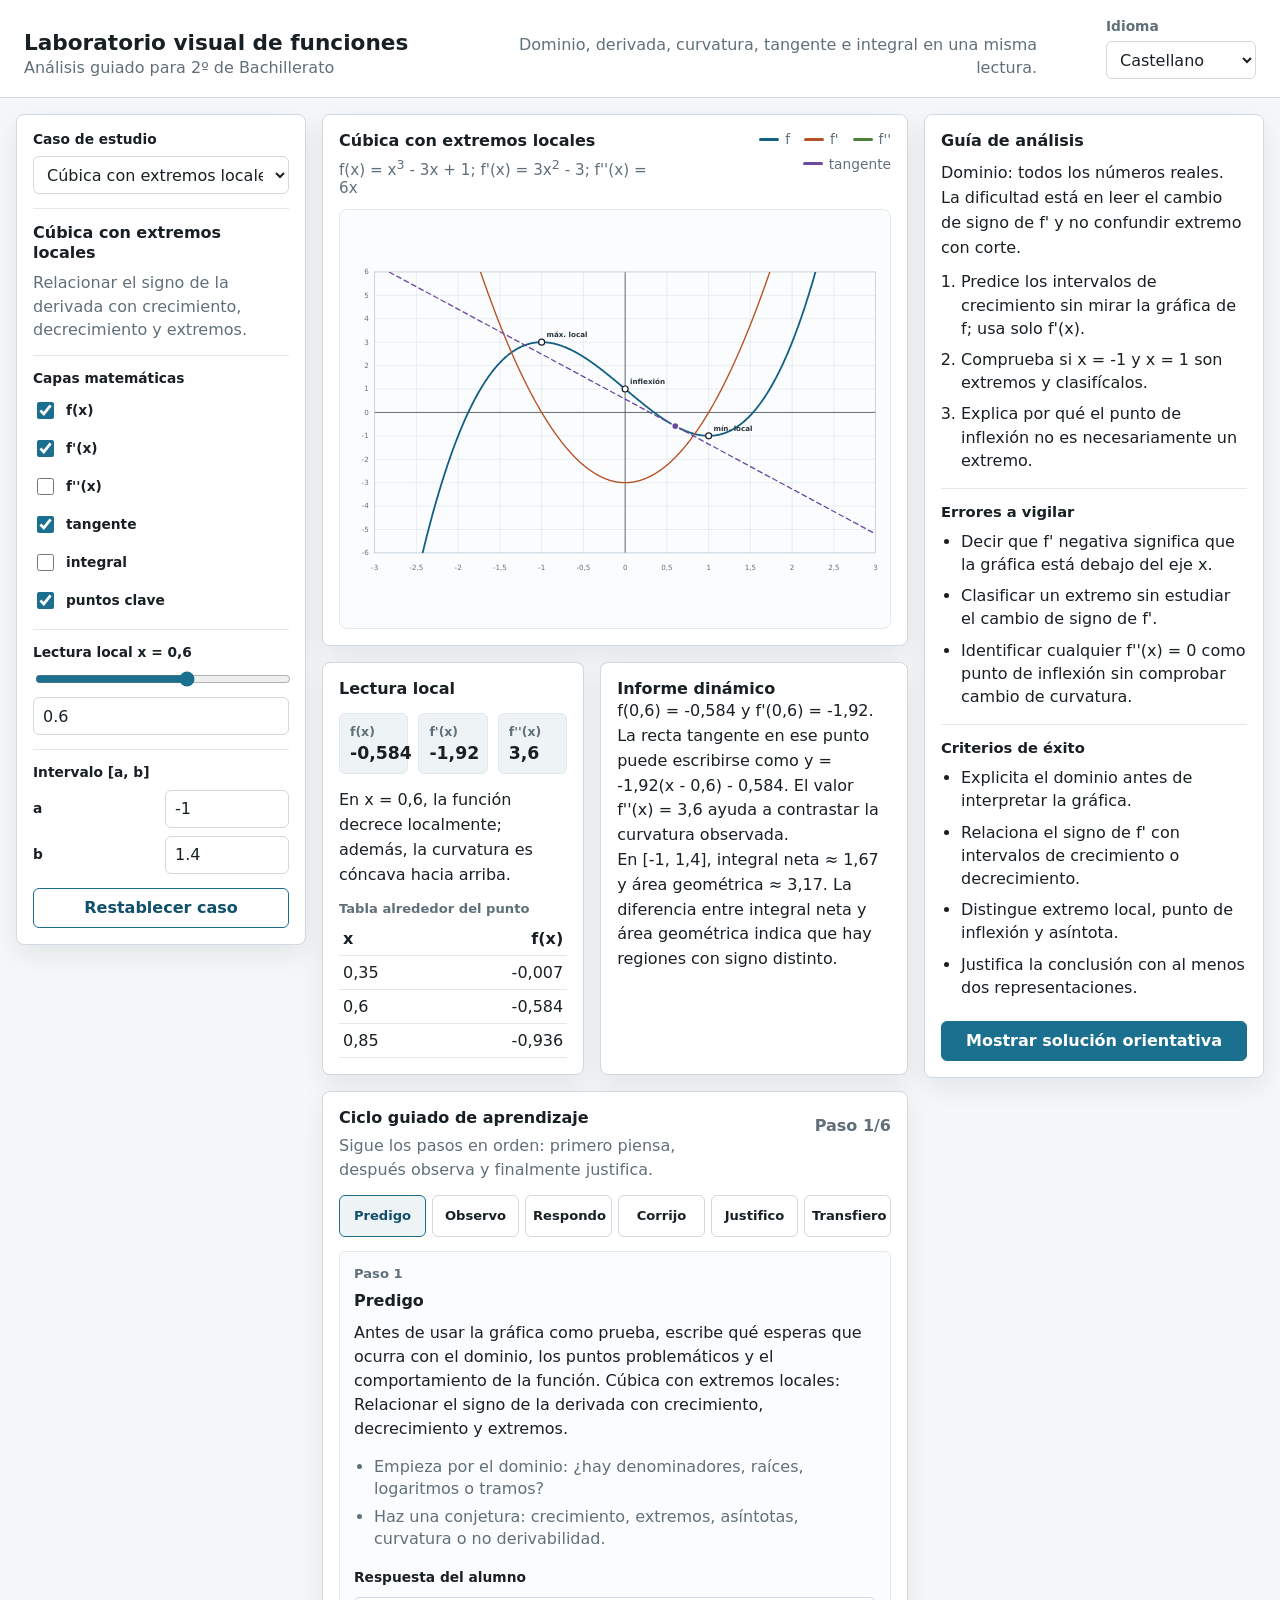
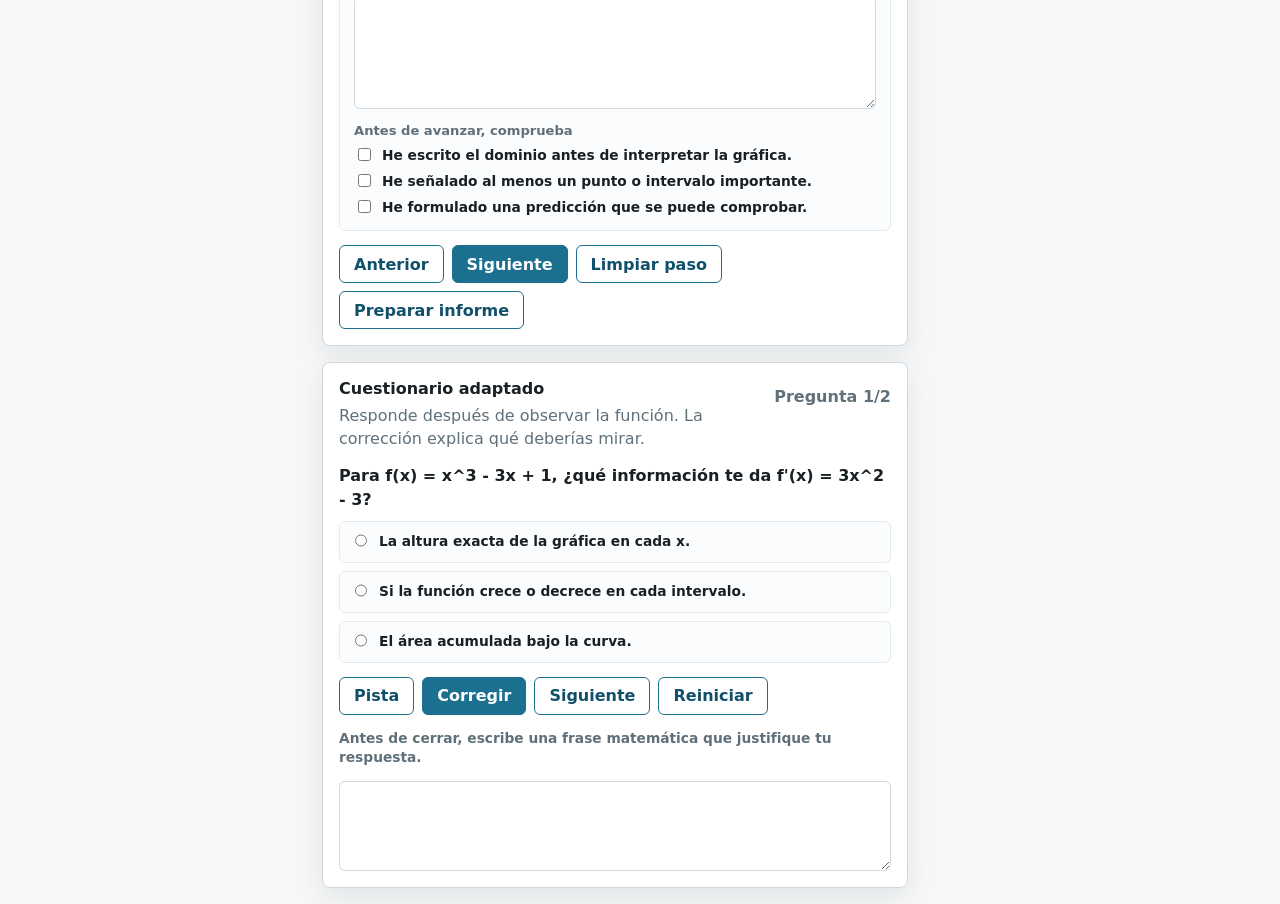
<file: laboratorio-funciones/index.html>
<!doctype html>
<html lang="es">
  <head>
    <meta charset="utf-8">
    <meta name="viewport" content="width=device-width, initial-scale=1">
    <title>Laboratorio visual de funciones</title>
    <link rel="icon" href="data:image/svg+xml,%3Csvg xmlns='http://www.w3.org/2000/svg' viewBox='0 0 32 32'%3E%3Crect width='32' height='32' rx='6' fill='%231b6f8f'/%3E%3Cpath d='M5 22 C10 4 15 28 27 10' fill='none' stroke='white' stroke-width='3' stroke-linecap='round'/%3E%3C/svg%3E">
    <link rel="stylesheet" href="styles.css">
  </head>
  <body>
    <header class="topbar">
      <div>
        <h1 data-i18n="appTitle">Laboratorio visual de funciones</h1>
        <p data-i18n="appSubtitle">Análisis guiado para 2º de Bachillerato</p>
      </div>
      <p class="topbar-note" data-i18n="topbarNote">Dominio, derivada, curvatura, tangente e integral en una misma lectura.</p>
      <div class="language-control">
        <label for="languageSelect" data-i18n="languageLabel">Idioma</label>
        <select id="languageSelect">
          <option value="es">Castellano</option>
          <option value="eu">Euskara</option>
        </select>
      </div>
    </header>

    <main class="app-shell">
      <section class="panel controls" aria-label="Controles del laboratorio">
        <div class="control-block">
          <label for="caseSelect" data-i18n="caseStudy">Caso de estudio</label>
          <select id="caseSelect"></select>
        </div>

        <div class="case-purpose">
          <h2 id="caseName">Caso</h2>
          <p id="caseFocus"></p>
        </div>

        <div class="control-block">
          <span class="label" data-i18n="layers">Capas matemáticas</span>
          <label class="toggle">
            <input type="checkbox" id="showF" checked>
            <span>f(x)</span>
          </label>
          <label class="toggle">
            <input type="checkbox" id="showD1" checked>
            <span>f'(x)</span>
          </label>
          <label class="toggle">
            <input type="checkbox" id="showD2">
            <span>f''(x)</span>
          </label>
          <label class="toggle">
            <input type="checkbox" id="showTangent" checked>
            <span data-i18n="tangentLayer">tangente</span>
          </label>
          <label class="toggle">
            <input type="checkbox" id="showArea">
            <span data-i18n="integralLayer">integral</span>
          </label>
          <label class="toggle">
            <input type="checkbox" id="showPoints" checked>
            <span data-i18n="keyPointsLayer">puntos clave</span>
          </label>
        </div>

        <div class="control-block">
          <label for="xPoint"><span data-i18n="localReadingInline">Lectura local</span> x = <strong id="xPointLabel">0</strong></label>
          <input type="range" id="xPoint" step="0.01">
          <input type="number" id="xPointNumber" step="0.01" inputmode="decimal">
        </div>

        <div class="control-block interval-controls">
          <span class="label" data-i18n="interval">Intervalo [a, b]</span>
          <label for="intervalA">a</label>
          <input type="number" id="intervalA" step="0.1" inputmode="decimal">
          <label for="intervalB">b</label>
          <input type="number" id="intervalB" step="0.1" inputmode="decimal">
        </div>

        <button id="resetCase" class="secondary-button" type="button" data-i18n="resetCase">Restablecer caso</button>
      </section>

      <section class="workspace" aria-label="Espacio de análisis">
        <section class="graph-panel" aria-label="Gráfica de la función">
          <div class="graph-header">
            <div>
              <h2 id="graphTitle"></h2>
              <p id="formulaLine" class="formula"></p>
            </div>
            <div class="legend" aria-label="Leyenda">
              <span><i class="swatch swatch-f"></i>f</span>
              <span><i class="swatch swatch-d1"></i>f'</span>
              <span><i class="swatch swatch-d2"></i>f''</span>
              <span><i class="swatch swatch-tangent"></i><span data-i18n="tangentLayer">tangente</span></span>
            </div>
          </div>

          <svg id="plot" role="img" aria-label="Representación gráfica del caso seleccionado"></svg>
          <p id="domainWarning" class="notice" hidden></p>
        </section>

        <section class="analysis-grid" aria-label="Lectura matemática">
          <article class="panel value-panel">
            <h2 data-i18n="localReading">Lectura local</h2>
            <dl class="value-list">
              <div>
                <dt>f(x)</dt>
                <dd id="valueF">-</dd>
              </div>
              <div>
                <dt>f'(x)</dt>
                <dd id="valueD1">-</dd>
              </div>
              <div>
                <dt>f''(x)</dt>
                <dd id="valueD2">-</dd>
              </div>
            </dl>
            <p id="localInterpretation" class="interpretation"></p>
            <table class="local-table">
              <caption data-i18n="localTableCaption">Tabla alrededor del punto</caption>
              <thead>
                <tr>
                  <th>x</th>
                  <th>f(x)</th>
                </tr>
              </thead>
              <tbody id="localTable"></tbody>
            </table>
          </article>

          <article class="panel report-panel">
            <h2 data-i18n="dynamicReportTitle">Informe dinámico</h2>
            <p id="dynamicReport"></p>
            <p id="integralReport" class="integral-report"></p>
          </article>
        </section>

        <section class="panel guided-panel" aria-label="Ciclo guiado de aprendizaje">
          <div class="guided-header">
            <div>
              <h2 id="guidedTitle">Ciclo guiado</h2>
              <p id="guidedIntro"></p>
            </div>
            <p id="guidedProgress" class="guided-progress"></p>
          </div>

          <div id="guidedStepsNav" class="guided-steps-nav" aria-label="Pasos del ciclo"></div>

          <article class="guided-step-card">
            <p id="guidedStepTag" class="guided-step-tag"></p>
            <h3 id="guidedStepTitle"></h3>
            <p id="guidedStepPrompt"></p>
            <ul id="guidedSupportList" class="guided-support"></ul>

            <label id="guidedResponseLabel" class="guided-response-label" for="guidedResponse">Respuesta del alumno</label>
            <textarea id="guidedResponse" rows="4"></textarea>

            <div class="guided-checklist-wrap">
              <p id="guidedChecklistTitle" class="guided-checklist-title"></p>
              <div id="guidedChecklist" class="guided-checklist"></div>
            </div>
          </article>

          <div class="guided-actions">
            <button id="guidedPrev" class="secondary-button compact-button" type="button">Anterior</button>
            <button id="guidedNext" class="primary-button compact-button" type="button">Siguiente</button>
            <button id="guidedClearStep" class="secondary-button compact-button" type="button">Limpiar paso</button>
            <button id="guidedBuildSummary" class="secondary-button compact-button" type="button">Preparar informe</button>
          </div>

          <div id="guidedSummary" class="guided-summary" hidden>
            <div class="guided-summary-header">
              <div>
                <h3 id="guidedSummaryTitle"></h3>
                <p id="guidedSummaryIntro"></p>
              </div>
              <button id="guidedCopySummary" class="secondary-button compact-button" type="button">Copiar</button>
            </div>
            <textarea id="guidedSummaryText" rows="10" readonly></textarea>
          </div>
        </section>

        <section class="panel quiz-panel" aria-label="Cuestionario adaptado">
          <div class="quiz-header">
            <div>
              <h2 id="quizTitle">Cuestionario adaptado</h2>
              <p id="quizIntro"></p>
            </div>
            <p id="quizProgress" class="quiz-progress"></p>
          </div>

          <div class="quiz-body">
            <p id="quizQuestion" class="quiz-question"></p>
            <fieldset id="quizOptions" class="quiz-options"></fieldset>
          </div>

          <div class="quiz-actions">
            <button id="hintButton" class="secondary-button compact-button" type="button">Pista</button>
            <button id="checkAnswer" class="primary-button compact-button" type="button">Corregir</button>
            <button id="nextQuestion" class="secondary-button compact-button" type="button">Siguiente</button>
            <button id="restartQuiz" class="secondary-button compact-button" type="button">Reiniciar</button>
          </div>

          <div id="quizFeedback" class="quiz-feedback" hidden></div>

          <label class="reflection-label" for="reflectionText" id="reflectionLabel">Antes de cerrar, escribe una frase matemática que justifique tu respuesta.</label>
          <textarea id="reflectionText" rows="3"></textarea>
        </section>
      </section>

      <aside class="panel guide" aria-label="Guía de trabajo">
        <h2 data-i18n="analysisGuide">Guía de análisis</h2>
        <p id="domainText" class="domain-text"></p>

        <ol id="taskList" class="task-list"></ol>

        <div class="guide-section">
          <h3 data-i18n="errorsTitle">Errores a vigilar</h3>
          <ul id="errorList"></ul>
        </div>

        <div class="guide-section">
          <h3 data-i18n="criteriaTitle">Criterios de éxito</h3>
          <ul id="criteriaList"></ul>
        </div>

        <button id="solutionToggle" class="primary-button" type="button">Mostrar solución orientativa</button>
        <div id="solutionPanel" class="solution-panel" hidden></div>
      </aside>
    </main>

    <script src="app.js" defer></script>
  </body>
</html>
</file>
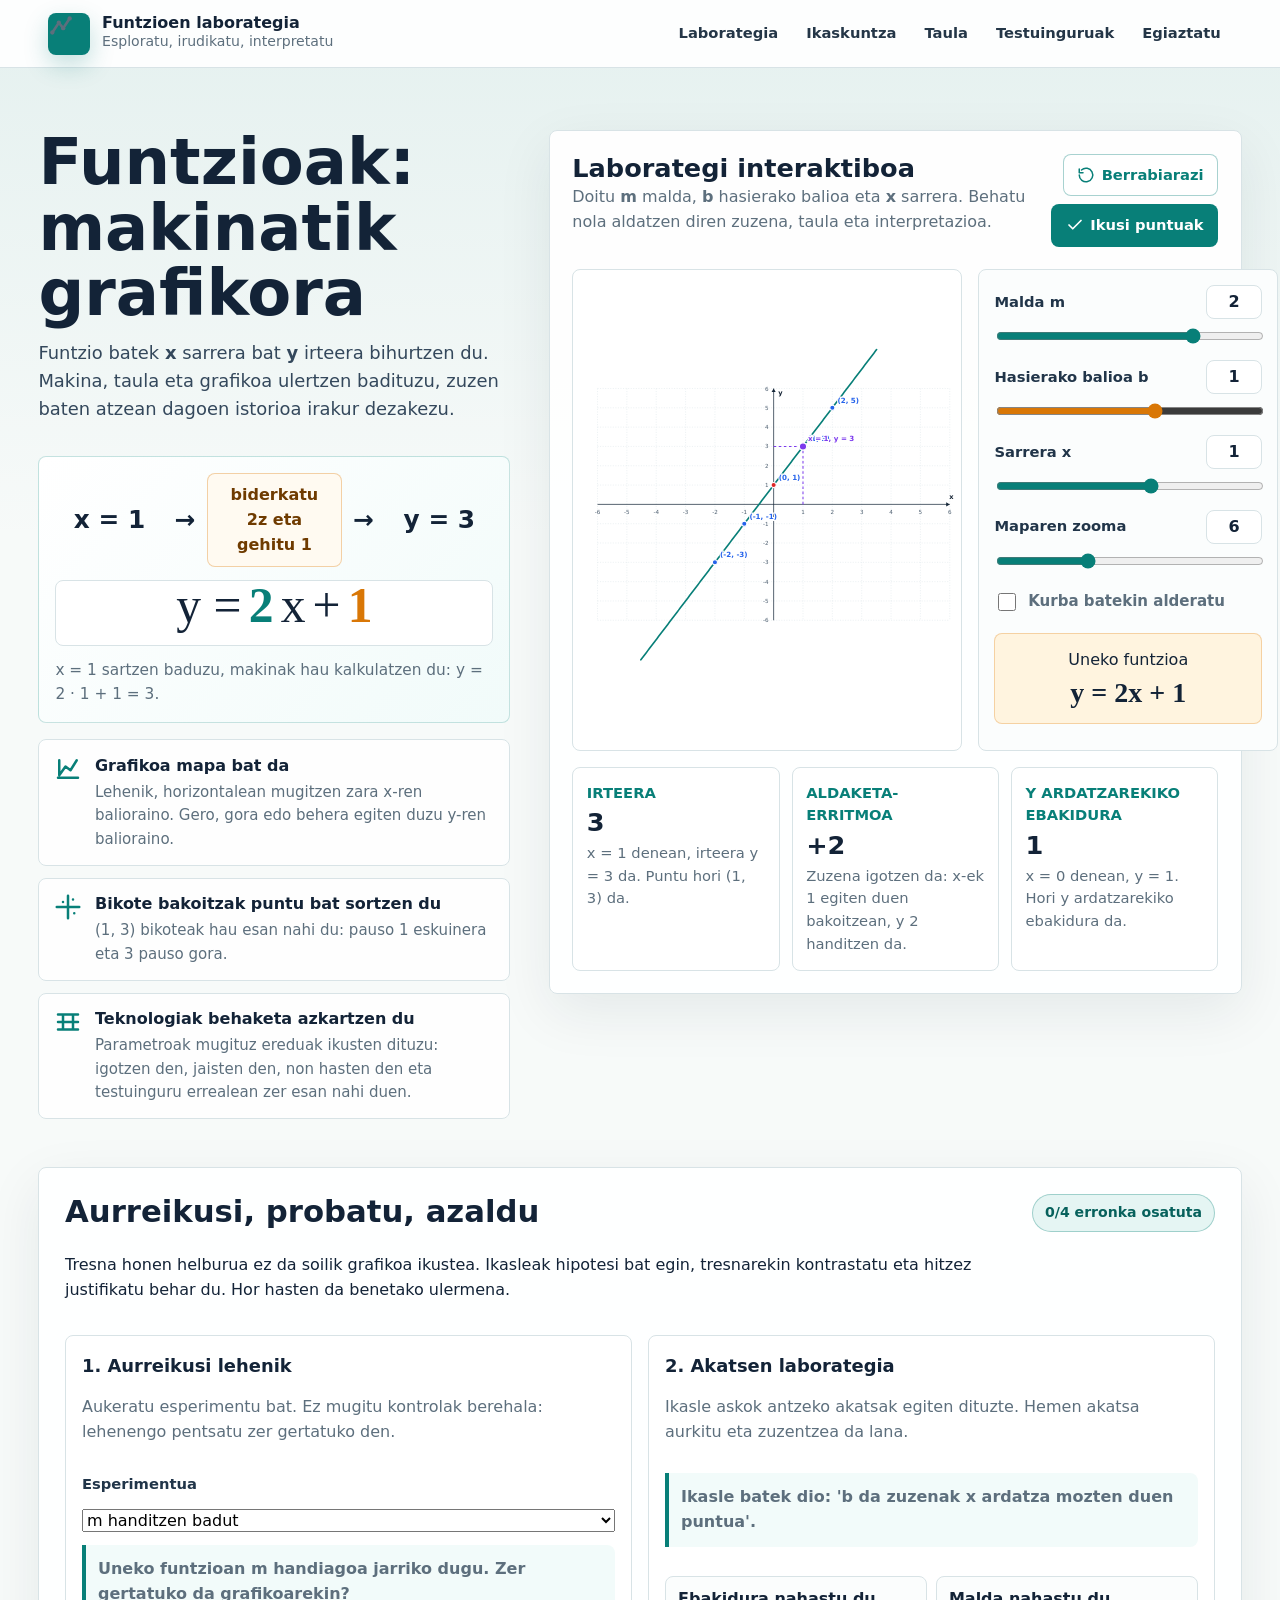
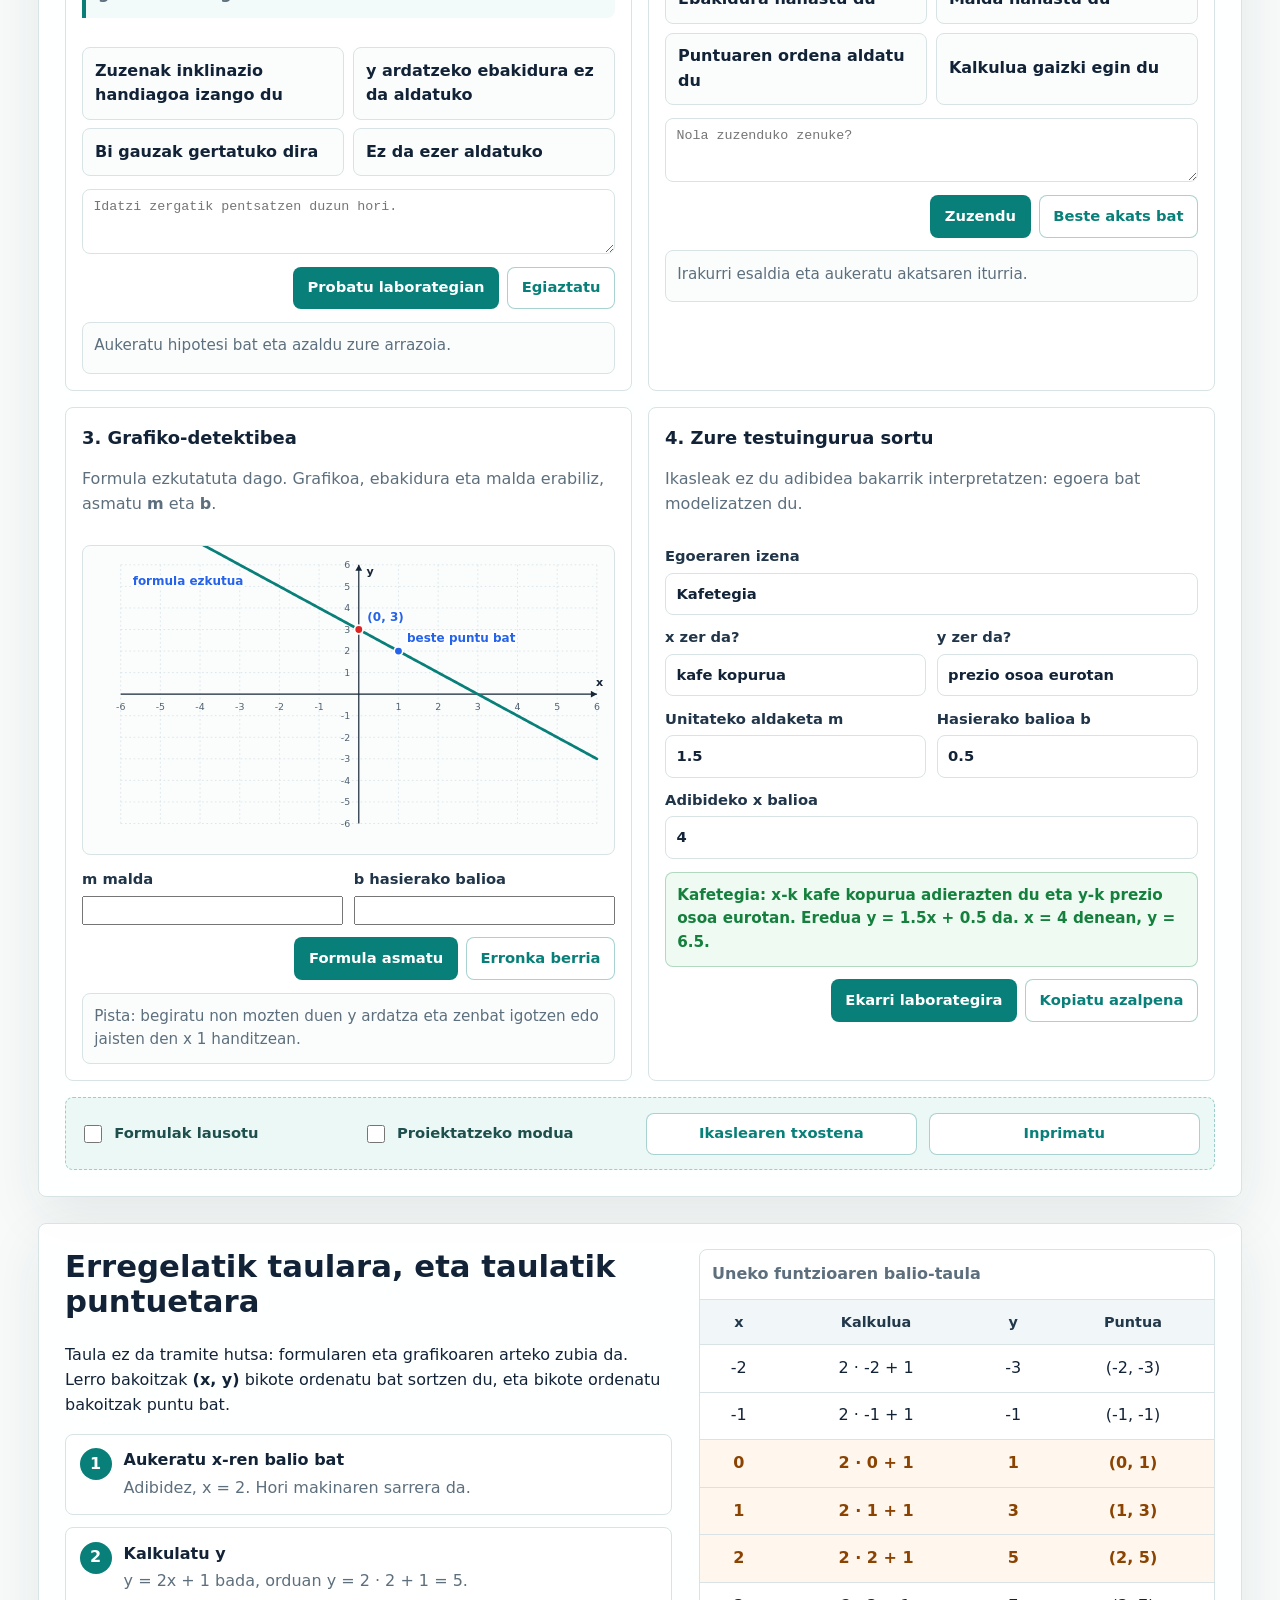
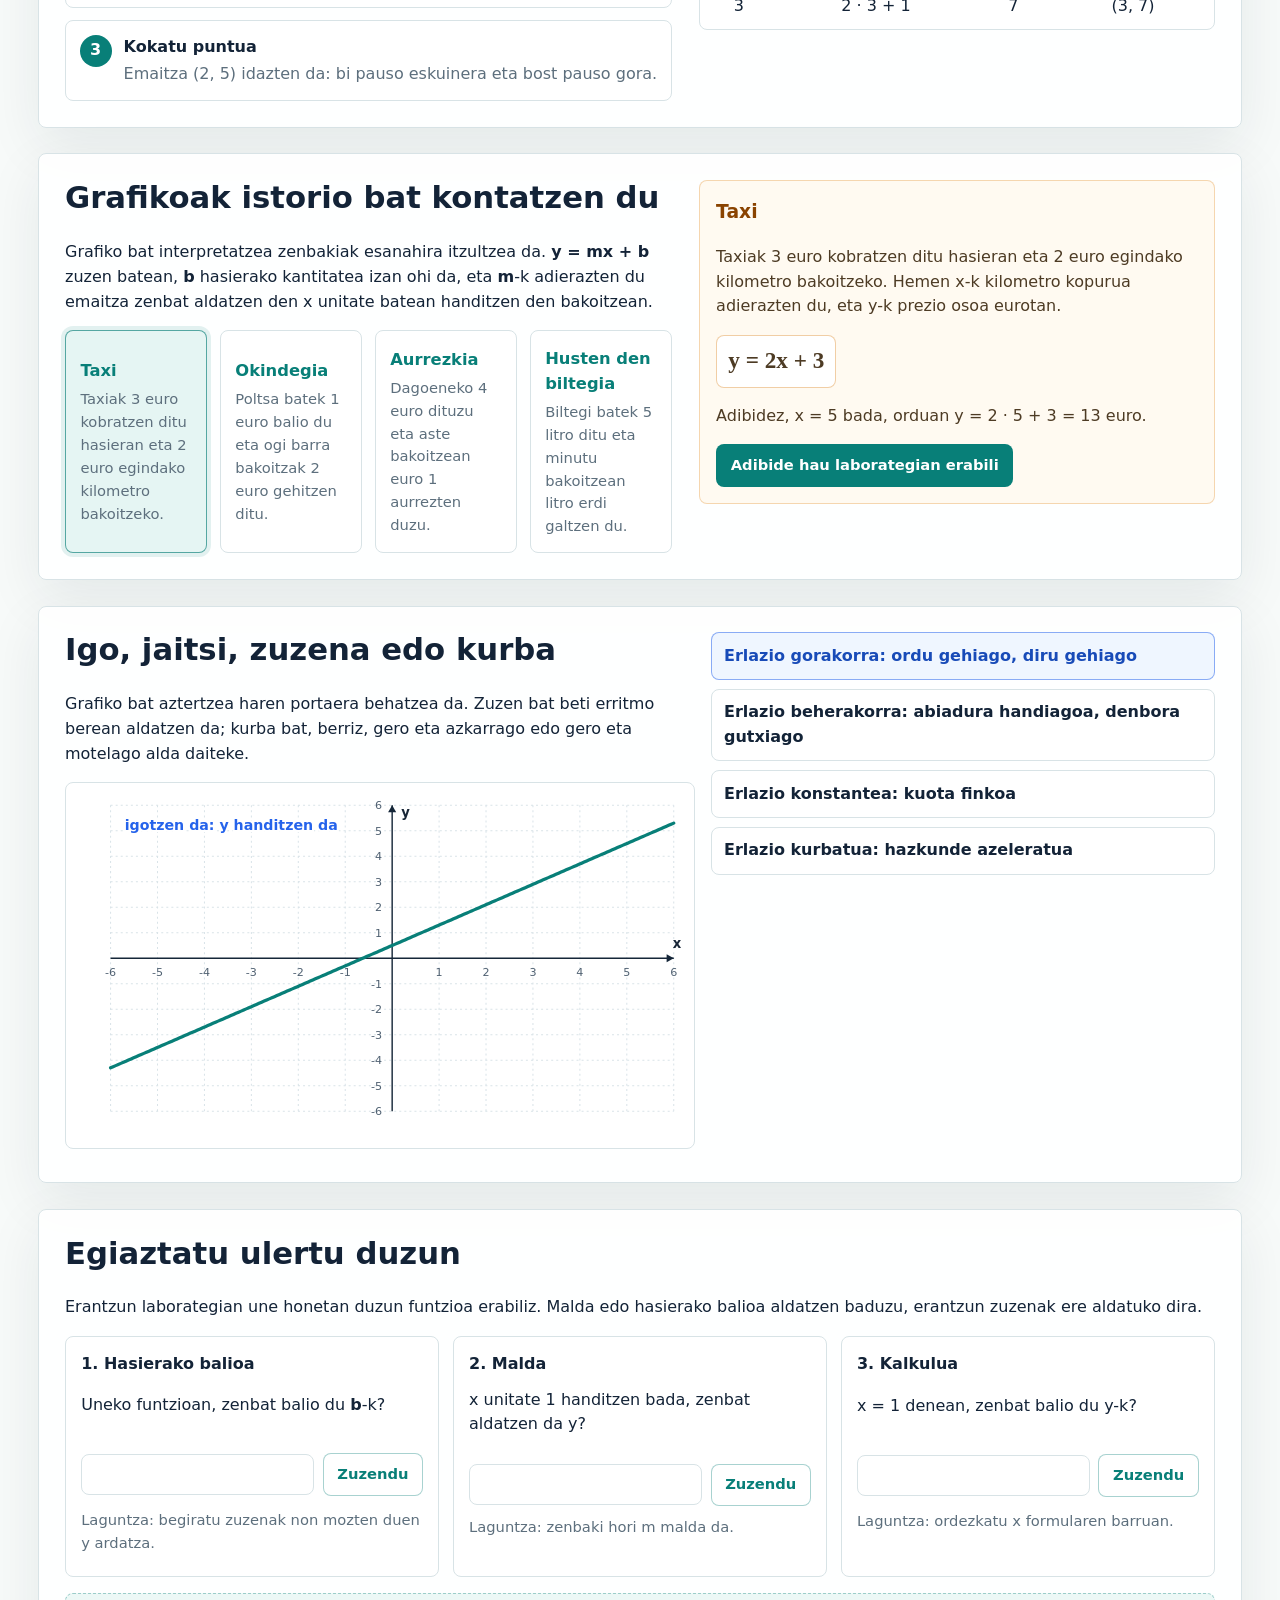
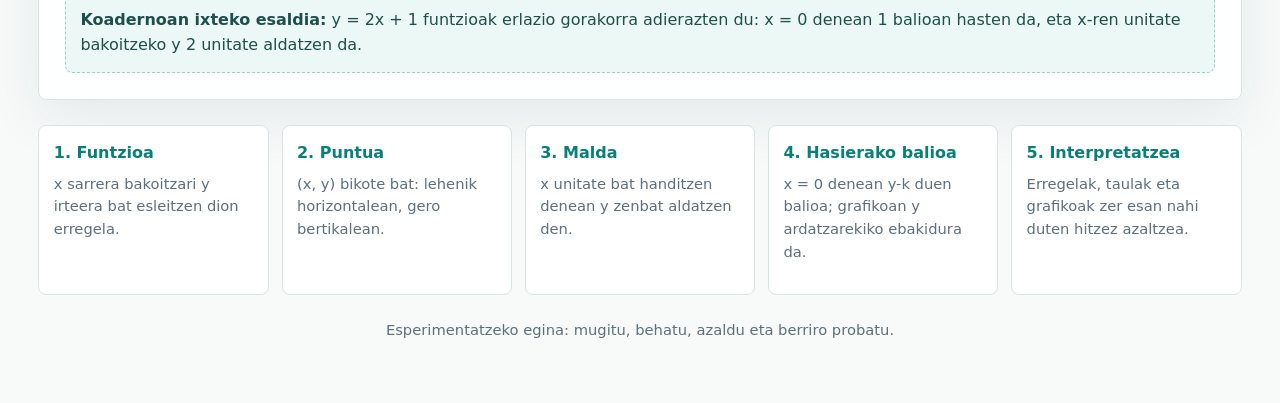
<file: funciones-maquina-grafica.html>
<!doctype html>
<html lang="eu">
<head>
  <meta charset="utf-8">
  <meta name="viewport" content="width=device-width, initial-scale=1">
  <title>Funtzioak: makinatik grafikora</title>
  <style>
    :root {
      --bg: #f7faf9;
      --paper: #ffffff;
      --ink: #132337;
      --muted: #5d6f7d;
      --line: #d8e3e6;
      --grid: #d9e3e8;
      --teal: #087f78;
      --teal-2: #e5f5f3;
      --amber: #d97706;
      --amber-2: #fff4df;
      --blue: #2563eb;
      --red: #dc2626;
      --green: #15803d;
      --violet: #7c3aed;
      --shadow: 0 18px 55px rgba(19, 35, 55, 0.08);
      --radius: 8px;
    }

    * {
      box-sizing: border-box;
    }

    html {
      scroll-behavior: smooth;
    }

    body {
      margin: 0;
      color: var(--ink);
      background:
        linear-gradient(180deg, rgba(8, 127, 120, 0.08), transparent 34rem),
        var(--bg);
      font-family: Inter, ui-sans-serif, system-ui, -apple-system, BlinkMacSystemFont, "Segoe UI", sans-serif;
      line-height: 1.55;
      overflow-x: hidden;
    }

    button,
    input,
    select {
      font: inherit;
    }

    button {
      cursor: pointer;
    }

    a {
      color: inherit;
    }

    .topbar {
      position: sticky;
      top: 0;
      z-index: 20;
      display: flex;
      align-items: center;
      justify-content: space-between;
      gap: 1rem;
      min-height: 68px;
      padding: 0.75rem clamp(1rem, 4vw, 3rem);
      border-bottom: 1px solid var(--line);
      background: rgba(255, 255, 255, 0.92);
      backdrop-filter: blur(16px);
    }

    .brand {
      display: flex;
      align-items: center;
      gap: 0.75rem;
      min-width: 0;
    }

    .brand-mark {
      display: grid;
      flex: 0 0 auto;
      width: 42px;
      height: 42px;
      place-items: center;
      border-radius: 8px;
      color: white;
      background: var(--teal);
      box-shadow: 0 10px 24px rgba(8, 127, 120, 0.24);
    }

    .brand strong {
      display: block;
      font-size: 1rem;
      line-height: 1.1;
    }

    .brand span {
      display: block;
      color: var(--muted);
      font-size: 0.88rem;
    }

    .nav {
      display: flex;
      align-items: center;
      gap: 0.35rem;
      flex-wrap: wrap;
      justify-content: flex-end;
      max-width: 100%;
    }

    .nav a {
      display: inline-flex;
      align-items: center;
      min-height: 38px;
      padding: 0.45rem 0.7rem;
      border-radius: 8px;
      color: #243647;
      font-size: 0.92rem;
      font-weight: 650;
      text-decoration: none;
    }

    .nav a:hover,
    .nav a:focus-visible {
      background: var(--teal-2);
      outline: none;
    }

    main {
      width: min(1480px, 100%);
      margin: 0 auto;
      padding: clamp(1rem, 3vw, 2.75rem);
    }

    .hero,
    .intro,
    .lab,
    .panel,
    .graph-layout,
    .two-col,
    .comparison-layout,
    .controls,
    .svg-wrap,
    .table-panel {
      min-width: 0;
    }

    .hero {
      display: grid;
      grid-template-columns: minmax(300px, 0.92fr) minmax(520px, 1.35fr);
      gap: clamp(1.25rem, 3vw, 2.5rem);
      align-items: start;
      min-height: calc(100svh - 92px);
      padding-top: clamp(1rem, 2vw, 1.5rem);
    }

    .intro {
      position: sticky;
      top: 92px;
      display: grid;
      gap: 1rem;
      align-self: start;
    }

    h1,
    h2,
    h3,
    p {
      margin-top: 0;
    }

    h1 {
      max-width: 10ch;
      margin-bottom: 0.8rem;
      font-size: clamp(2.45rem, 5vw, 5rem);
      line-height: 1.02;
      letter-spacing: 0;
    }

    .lead {
      max-width: 62ch;
      color: #34485c;
      font-size: clamp(1.02rem, 1.4vw, 1.18rem);
      overflow-wrap: anywhere;
    }

    .formula-band {
      display: grid;
      gap: 0.8rem;
      padding: 1rem;
      border: 1px solid rgba(8, 127, 120, 0.22);
      border-radius: var(--radius);
      background: linear-gradient(135deg, #ffffff, #f1fbfa);
    }

    .machine-row {
      display: grid;
      grid-template-columns: 1fr auto 1.25fr auto 1fr;
      align-items: center;
      gap: 0.7rem;
      min-height: 52px;
      text-align: center;
      font-size: clamp(1.1rem, 2vw, 1.55rem);
      font-weight: 800;
    }

    .machine-row span {
      min-width: 0;
    }

    .machine-box {
      padding: 0.55rem 0.7rem;
      border: 1px solid rgba(217, 119, 6, 0.32);
      border-radius: 8px;
      background: #fffaf1;
      color: #6f3b00;
      font-size: 1rem;
    }

    .big-formula {
      display: flex;
      align-items: baseline;
      justify-content: center;
      gap: 0.45rem;
      min-height: 66px;
      border: 1px solid var(--line);
      border-radius: var(--radius);
      background: white;
      font-family: Georgia, "Times New Roman", serif;
      font-size: clamp(2rem, 4vw, 3.1rem);
      line-height: 1;
    }

    .big-formula .m-color {
      color: var(--teal);
      font-weight: 800;
    }

    .big-formula .b-color {
      color: var(--amber);
      font-weight: 800;
    }

    .note {
      margin: 0;
      color: var(--muted);
      font-size: 0.96rem;
    }

    .concept-list {
      display: grid;
      gap: 0.75rem;
    }

    .concept {
      display: grid;
      grid-template-columns: auto 1fr;
      gap: 0.75rem;
      align-items: start;
      padding: 0.85rem;
      border: 1px solid var(--line);
      border-radius: var(--radius);
      background: rgba(255, 255, 255, 0.8);
    }

    .concept svg {
      width: 30px;
      height: 30px;
      color: var(--teal);
    }

    .concept h3 {
      margin-bottom: 0.15rem;
      font-size: 1rem;
    }

    .concept p {
      margin-bottom: 0;
      color: var(--muted);
      font-size: 0.94rem;
    }

    .lab {
      display: grid;
      gap: 1rem;
    }

    .panel {
      border: 1px solid var(--line);
      border-radius: var(--radius);
      background: rgba(255, 255, 255, 0.94);
      box-shadow: var(--shadow);
    }

    .graph-panel {
      display: grid;
      gap: 1rem;
      padding: clamp(1rem, 2vw, 1.4rem);
    }

    .section-head {
      display: flex;
      align-items: start;
      justify-content: space-between;
      gap: 1rem;
      margin-bottom: 0.4rem;
    }

    .section-head h2 {
      margin-bottom: 0.2rem;
      font-size: clamp(1.35rem, 2vw, 2rem);
      line-height: 1.1;
    }

    .section-head p {
      margin-bottom: 0;
      color: var(--muted);
    }

    .button-row {
      display: flex;
      flex-wrap: wrap;
      gap: 0.5rem;
      justify-content: flex-end;
    }

    .btn {
      display: inline-flex;
      align-items: center;
      justify-content: center;
      gap: 0.4rem;
      min-height: 40px;
      padding: 0.55rem 0.85rem;
      border: 1px solid rgba(8, 127, 120, 0.35);
      border-radius: 8px;
      background: white;
      color: var(--teal);
      font-size: 0.92rem;
      font-weight: 760;
    }

    .btn.primary {
      background: var(--teal);
      color: white;
    }

    .btn:hover,
    .btn:focus-visible {
      box-shadow: 0 0 0 4px rgba(8, 127, 120, 0.14);
      outline: none;
    }

    .graph-layout {
      display: grid;
      grid-template-columns: minmax(390px, 1fr) 300px;
      gap: 1rem;
      align-items: stretch;
    }

    .svg-wrap {
      min-height: 480px;
      border: 1px solid var(--line);
      border-radius: var(--radius);
      overflow: hidden;
      background: #ffffff;
    }

    #graph {
      display: block;
      width: 100%;
      min-height: 480px;
      touch-action: none;
    }

    .controls {
      display: grid;
      gap: 0.9rem;
      align-content: start;
      padding: 0.95rem;
      border: 1px solid var(--line);
      border-radius: var(--radius);
      background: #fbfdfd;
    }

    .control {
      display: grid;
      gap: 0.42rem;
    }

    .control-line {
      display: flex;
      align-items: center;
      justify-content: space-between;
      gap: 0.7rem;
    }

    label,
    .label {
      color: #213549;
      font-size: 0.92rem;
      font-weight: 760;
    }

    .value-chip {
      display: inline-flex;
      min-width: 56px;
      justify-content: center;
      padding: 0.22rem 0.45rem;
      border: 1px solid var(--line);
      border-radius: 8px;
      background: white;
      font-variant-numeric: tabular-nums;
      font-weight: 800;
    }

    input[type="range"] {
      width: 100%;
      accent-color: var(--teal);
    }

    .control:nth-child(2) input[type="range"] {
      accent-color: var(--amber);
    }

    .check-row {
      display: flex;
      align-items: center;
      gap: 0.55rem;
      min-height: 34px;
      color: var(--muted);
      font-size: 0.94rem;
      font-weight: 650;
    }

    .check-row input {
      width: 18px;
      height: 18px;
      accent-color: var(--teal);
    }

    .formula-live {
      display: grid;
      gap: 0.35rem;
      padding: 0.85rem;
      border: 1px solid rgba(217, 119, 6, 0.28);
      border-radius: var(--radius);
      background: var(--amber-2);
      text-align: center;
    }

    .formula-live strong {
      font-family: Georgia, "Times New Roman", serif;
      font-size: 1.75rem;
      line-height: 1.1;
    }

    .readout-grid {
      display: grid;
      grid-template-columns: repeat(3, 1fr);
      gap: 0.75rem;
    }

    .readout {
      min-height: 110px;
      padding: 0.85rem;
      border: 1px solid var(--line);
      border-radius: var(--radius);
      background: white;
    }

    .readout h3 {
      margin-bottom: 0.25rem;
      color: var(--teal);
      font-size: 0.92rem;
      text-transform: uppercase;
    }

    .readout strong {
      display: block;
      font-size: clamp(1.35rem, 2vw, 2.1rem);
      line-height: 1.12;
    }

    .readout p {
      margin: 0.3rem 0 0;
      color: var(--muted);
      font-size: 0.92rem;
    }

    .wide-sections {
      display: grid;
      gap: clamp(1rem, 2.4vw, 1.6rem);
      margin-top: clamp(1.25rem, 4vw, 3rem);
    }

    .band {
      padding: clamp(1rem, 3vw, 1.6rem);
    }

    .band h2 {
      font-size: clamp(1.45rem, 2.4vw, 2.25rem);
      line-height: 1.12;
    }

    .two-col {
      display: grid;
      grid-template-columns: minmax(0, 1fr) minmax(320px, 0.85fr);
      gap: clamp(1rem, 3vw, 1.7rem);
      align-items: start;
    }

    .steps {
      display: grid;
      gap: 0.75rem;
      margin: 1rem 0 0;
      padding: 0;
      list-style: none;
    }

    .steps li {
      display: grid;
      grid-template-columns: auto 1fr;
      gap: 0.75rem;
      align-items: start;
      padding: 0.85rem;
      border: 1px solid var(--line);
      border-radius: var(--radius);
      background: white;
    }

    .step-num {
      display: grid;
      width: 32px;
      height: 32px;
      place-items: center;
      border-radius: 50%;
      background: var(--teal);
      color: white;
      font-weight: 850;
    }

    .steps h3 {
      margin-bottom: 0.15rem;
      font-size: 1rem;
    }

    .steps p {
      margin-bottom: 0;
      color: var(--muted);
    }

    .table-panel {
      overflow: hidden;
      border: 1px solid var(--line);
      border-radius: var(--radius);
      background: white;
    }

    table {
      width: 100%;
      border-collapse: collapse;
      font-variant-numeric: tabular-nums;
    }

    caption {
      padding: 0.75rem;
      color: var(--muted);
      text-align: left;
      font-weight: 760;
    }

    th,
    td {
      padding: 0.68rem 0.7rem;
      border-top: 1px solid var(--line);
      text-align: center;
    }

    th {
      background: #f1f7f8;
      color: #22384b;
      font-size: 0.9rem;
    }

    tr.highlight-row td {
      background: #fff7ed;
      color: #8a4300;
      font-weight: 820;
    }

    .context-grid {
      display: grid;
      grid-template-columns: repeat(4, minmax(0, 1fr));
      gap: 0.8rem;
      margin-top: 1rem;
    }

    .context-button {
      min-height: 150px;
      padding: 0.9rem;
      border: 1px solid var(--line);
      border-radius: var(--radius);
      background: white;
      color: var(--ink);
      text-align: left;
    }

    .context-button[aria-pressed="true"] {
      border-color: rgba(8, 127, 120, 0.65);
      background: var(--teal-2);
      box-shadow: 0 0 0 4px rgba(8, 127, 120, 0.11);
    }

    .context-button strong {
      display: block;
      margin-bottom: 0.3rem;
      color: var(--teal);
      font-size: 1.02rem;
    }

    .context-button span {
      display: block;
      color: var(--muted);
      font-size: 0.92rem;
    }

    .story-box {
      min-height: 220px;
      padding: 1rem;
      border: 1px solid rgba(217, 119, 6, 0.28);
      border-radius: var(--radius);
      background: #fffaf1;
    }

    .story-box h3 {
      color: #8a4300;
    }

    .story-box p {
      color: #4d3b24;
    }

    .story-equation {
      display: inline-flex;
      padding: 0.45rem 0.7rem;
      border: 1px solid rgba(217, 119, 6, 0.36);
      border-radius: 8px;
      background: white;
      font-family: Georgia, "Times New Roman", serif;
      font-size: 1.45rem;
      font-weight: 800;
    }

    .comparison-layout {
      display: grid;
      grid-template-columns: minmax(350px, 1fr) minmax(280px, 0.8fr);
      gap: 1rem;
      align-items: start;
    }

    .mini-graph {
      width: 100%;
      min-height: 340px;
      border: 1px solid var(--line);
      border-radius: var(--radius);
      background: white;
    }

    .segmented {
      display: grid;
      gap: 0.55rem;
    }

    .segmented button {
      min-height: 48px;
      padding: 0.65rem 0.75rem;
      border: 1px solid var(--line);
      border-radius: var(--radius);
      background: white;
      color: var(--ink);
      text-align: left;
      font-weight: 780;
    }

    .segmented button[aria-pressed="true"] {
      border-color: rgba(37, 99, 235, 0.5);
      background: #eff6ff;
      color: #184bb8;
    }

    .quiz-grid {
      display: grid;
      grid-template-columns: repeat(3, minmax(0, 1fr));
      gap: 0.85rem;
      margin-top: 1rem;
    }

    .quiz-item {
      display: grid;
      gap: 0.65rem;
      padding: 0.95rem;
      border: 1px solid var(--line);
      border-radius: var(--radius);
      background: white;
    }

    .quiz-item h3 {
      margin-bottom: 0;
      font-size: 1rem;
    }

    .answer-line {
      display: grid;
      grid-template-columns: 1fr auto;
      gap: 0.55rem;
      align-items: center;
    }

    .answer-line input {
      width: 100%;
      min-height: 40px;
      padding: 0.45rem 0.6rem;
      border: 1px solid var(--line);
      border-radius: 8px;
    }

    .feedback {
      min-height: 44px;
      margin: 0;
      color: var(--muted);
      font-size: 0.92rem;
    }

    .feedback.ok {
      color: var(--green);
      font-weight: 760;
    }

    .feedback.no {
      color: var(--red);
      font-weight: 760;
    }

    .learning-panel {
      display: grid;
      gap: 1rem;
    }

    .learning-intro {
      display: grid;
      grid-template-columns: minmax(0, 1fr) auto;
      gap: 1rem;
      align-items: start;
    }

    .progress-pill {
      display: inline-flex;
      align-items: center;
      justify-content: center;
      min-height: 38px;
      padding: 0.35rem 0.75rem;
      border: 1px solid rgba(8, 127, 120, 0.32);
      border-radius: 999px;
      background: var(--teal-2);
      color: #07615c;
      font-size: 0.88rem;
      font-weight: 820;
      white-space: nowrap;
    }

    .activity-grid {
      display: grid;
      grid-template-columns: repeat(2, minmax(0, 1fr));
      gap: 1rem;
    }

    .learning-card {
      display: grid;
      gap: 0.8rem;
      align-content: start;
      min-height: 360px;
      padding: 1rem;
      border: 1px solid var(--line);
      border-radius: var(--radius);
      background: white;
    }

    .learning-card h3 {
      margin-bottom: 0.15rem;
      font-size: 1.12rem;
    }

    .learning-card p {
      color: var(--muted);
    }

    .prompt-box {
      padding: 0.75rem;
      border-left: 4px solid var(--teal);
      border-radius: 0 8px 8px 0;
      background: #f2fbfa;
      color: #18384a;
      font-weight: 720;
    }

    .choice-grid {
      display: grid;
      grid-template-columns: repeat(2, minmax(0, 1fr));
      gap: 0.55rem;
    }

    .choice-button {
      min-height: 48px;
      padding: 0.65rem 0.75rem;
      border: 1px solid var(--line);
      border-radius: 8px;
      background: #fbfdfd;
      color: var(--ink);
      text-align: left;
      font-weight: 760;
    }

    .choice-button[aria-pressed="true"] {
      border-color: rgba(8, 127, 120, 0.6);
      background: var(--teal-2);
      color: #075f5b;
      box-shadow: 0 0 0 3px rgba(8, 127, 120, 0.12);
    }

    textarea,
    .micro-form input,
    .micro-form select {
      width: 100%;
      min-height: 42px;
      padding: 0.55rem 0.65rem;
      border: 1px solid var(--line);
      border-radius: 8px;
      background: white;
      color: var(--ink);
    }

    textarea {
      resize: vertical;
    }

    .micro-form {
      display: grid;
      gap: 0.7rem;
    }

    .field-grid {
      display: grid;
      grid-template-columns: repeat(2, minmax(0, 1fr));
      gap: 0.65rem;
    }

    .field-grid label,
    .micro-form > label {
      display: grid;
      gap: 0.3rem;
    }

    .mini-detective {
      width: 100%;
      min-height: 260px;
      border: 1px solid var(--line);
      border-radius: var(--radius);
      background: #fbfdfd;
    }

    .status-box {
      min-height: 52px;
      margin: 0;
      padding: 0.7rem;
      border: 1px solid var(--line);
      border-radius: 8px;
      background: #fbfdfd;
      color: var(--muted);
      font-size: 0.95rem;
    }

    .status-box.ok {
      border-color: rgba(21, 128, 61, 0.28);
      background: #effaf2;
      color: var(--green);
      font-weight: 760;
    }

    .status-box.no {
      border-color: rgba(220, 38, 38, 0.26);
      background: #fff1f2;
      color: var(--red);
      font-weight: 760;
    }

    .teacher-tools {
      display: grid;
      grid-template-columns: repeat(4, minmax(0, 1fr));
      gap: 0.75rem;
      padding: 0.9rem;
      border: 1px dashed rgba(8, 127, 120, 0.35);
      border-radius: var(--radius);
      background: rgba(229, 245, 243, 0.72);
    }

    .tool-toggle {
      display: flex;
      align-items: center;
      gap: 0.55rem;
      min-height: 42px;
      color: #1e4f4c;
      font-size: 0.92rem;
      font-weight: 760;
    }

    .tool-toggle input {
      width: 18px;
      height: 18px;
      accent-color: var(--teal);
    }

    .teacher-summary {
      display: none;
      padding: 0.85rem;
      border: 1px solid rgba(37, 99, 235, 0.25);
      border-radius: var(--radius);
      background: #eff6ff;
      color: #173d7a;
      white-space: pre-wrap;
    }

    .teacher-summary.is-visible {
      display: block;
    }

    body.hide-formulas .big-formula,
    body.hide-formulas .formula-live,
    body.hide-formulas .story-equation {
      filter: blur(8px);
      user-select: none;
    }

    body.project-mode {
      --shadow: 0 14px 45px rgba(19, 35, 55, 0.05);
    }

    body.project-mode .topbar {
      position: static;
    }

    body.project-mode main {
      width: min(1760px, 100%);
    }

    body.project-mode .hero {
      grid-template-columns: minmax(360px, 0.8fr) minmax(680px, 1.55fr);
    }

    .synthesis {
      display: grid;
      grid-template-columns: repeat(5, minmax(0, 1fr));
      gap: 0.8rem;
    }

    .synthesis article {
      min-height: 170px;
      padding: 0.9rem;
      border: 1px solid var(--line);
      border-radius: var(--radius);
      background: white;
    }

    .synthesis h3 {
      margin-bottom: 0.45rem;
      color: var(--teal);
      font-size: 1rem;
    }

    .synthesis p {
      margin-bottom: 0;
      color: var(--muted);
      font-size: 0.92rem;
    }

    .teacher-note {
      margin-top: 1rem;
      padding: 0.9rem;
      border: 1px dashed rgba(8, 127, 120, 0.35);
      border-radius: var(--radius);
      background: rgba(229, 245, 243, 0.72);
      color: #1e4f4c;
    }

    .footer {
      padding: 1.5rem 0 0.5rem;
      color: var(--muted);
      text-align: center;
      font-size: 0.92rem;
    }

    .axis-label {
      font-size: 13px;
      fill: #172536;
      font-weight: 800;
    }

    .tick-label {
      font-size: 11px;
      fill: #506172;
    }

    .graph-label {
      paint-order: stroke;
      stroke: white;
      stroke-width: 4px;
      fill: var(--blue);
      font-size: 14px;
      font-weight: 820;
    }

    .active-label {
      fill: var(--violet);
    }

    .sr-only {
      position: absolute;
      width: 1px;
      height: 1px;
      padding: 0;
      margin: -1px;
      overflow: hidden;
      clip: rect(0, 0, 0, 0);
      white-space: nowrap;
      border: 0;
    }

    @media (max-width: 1120px) {
      .hero,
      .graph-layout,
      .two-col,
      .comparison-layout {
        grid-template-columns: 1fr;
      }

      .intro {
        position: static;
      }

      h1 {
        max-width: 15ch;
      }

      .controls {
        grid-template-columns: repeat(2, minmax(0, 1fr));
      }

      .formula-live {
        grid-column: 1 / -1;
      }

      .context-grid,
      .quiz-grid,
      .activity-grid,
      .synthesis {
        grid-template-columns: repeat(2, minmax(0, 1fr));
      }

      .teacher-tools {
        grid-template-columns: repeat(2, minmax(0, 1fr));
      }
    }

    @media (max-width: 760px) {
      .topbar {
        position: static;
        align-items: flex-start;
        flex-direction: column;
      }

      .nav {
        display: grid;
        grid-template-columns: repeat(2, minmax(0, 1fr));
        width: 100%;
        justify-content: stretch;
      }

      .nav a {
        justify-content: center;
        padding-inline: 0.45rem;
        text-align: center;
        width: 100%;
        min-width: 0;
      }

      .hero {
        min-height: auto;
      }

      body.project-mode .hero {
        grid-template-columns: 1fr;
      }

      .section-head {
        flex-direction: column;
      }

      .button-row {
        justify-content: flex-start;
      }

      .controls,
      .readout-grid,
      .context-grid,
      .quiz-grid,
      .activity-grid,
      .field-grid,
      .teacher-tools,
      .synthesis {
        grid-template-columns: 1fr;
      }

      .learning-intro {
        grid-template-columns: 1fr;
      }

      .svg-wrap,
      #graph {
        min-height: 360px;
      }

      .mini-graph {
        min-height: 280px;
      }

      .machine-row {
        grid-template-columns: 1fr;
      }
    }

    @media (max-width: 520px) {
      .topbar,
      main {
        width: min(100vw, 390px);
        max-width: min(100vw, 390px);
        margin-left: 0;
        margin-right: 0;
      }

      .topbar {
        padding-inline: 1rem;
      }

      h1 {
        font-size: clamp(2.05rem, 10vw, 2.65rem);
      }
    }
  </style>
</head>
<body>
  <header class="topbar">
    <div class="brand">
      <span class="brand-mark" aria-hidden="true">
        <svg width="26" height="26" viewBox="0 0 24 24" fill="none">
          <path d="M4 18 10 9l4 5 6-9" stroke="currentColor" stroke-width="2.4" stroke-linecap="round" stroke-linejoin="round"/>
          <circle cx="4" cy="18" r="2" fill="currentColor"/>
          <circle cx="10" cy="9" r="2" fill="currentColor"/>
          <circle cx="14" cy="14" r="2" fill="currentColor"/>
          <circle cx="20" cy="5" r="2" fill="currentColor"/>
        </svg>
      </span>
      <div>
        <strong>Funtzioen laborategia</strong>
        <span>Esploratu, irudikatu, interpretatu</span>
      </div>
    </div>
    <nav class="nav" aria-label="Atalak">
      <a href="#laboratorio">Laborategia</a>
      <a href="#ikaskuntza">Ikaskuntza</a>
      <a href="#tabla">Taula</a>
      <a href="#contextos">Testuinguruak</a>
      <a href="#comprueba">Egiaztatu</a>
    </nav>
  </header>

  <main>
    <section class="hero">
      <div class="intro">
        <div>
          <h1>Funtzioak: makinatik grafikora</h1>
          <p class="lead">Funtzio batek <strong>x</strong> sarrera bat <strong>y</strong> irteera bihurtzen du. Makina, taula eta grafikoa ulertzen badituzu, zuzen baten atzean dagoen istorioa irakur dezakezu.</p>
        </div>

        <div class="formula-band" aria-label="Funtzioa makina gisa ulertzeko ideia">
          <div class="machine-row">
            <span id="machineX">x = 1</span>
            <span aria-hidden="true">→</span>
            <span class="machine-box">biderkatu <span id="machineM">2</span>z eta gehitu <span id="machineB">1</span></span>
            <span aria-hidden="true">→</span>
            <span id="machineY">y = 3</span>
          </div>
          <div class="big-formula" aria-label="Uneko funtzio lineala">
            <span>y =</span>
            <span class="m-color" id="formulaM">2</span>
            <span>x</span>
            <span id="formulaSign">+</span>
            <span class="b-color" id="formulaB">1</span>
          </div>
          <p class="note" id="calculationText">x = 1 sartzen baduzu, makinak hau kalkulatzen du: y = 2 · 1 + 1 = 3.</p>
        </div>

        <div class="concept-list">
          <article class="concept">
            <svg viewBox="0 0 24 24" fill="none" aria-hidden="true"><path d="M4 19h16M5 17V5m0 12 5-7 4 3 5-8" stroke="currentColor" stroke-width="2" stroke-linecap="round" stroke-linejoin="round"/></svg>
            <div>
              <h3>Grafikoa mapa bat da</h3>
              <p>Lehenik, horizontalean mugitzen zara x-ren balioraino. Gero, gora edo behera egiten duzu y-ren balioraino.</p>
            </div>
          </article>
          <article class="concept">
            <svg viewBox="0 0 24 24" fill="none" aria-hidden="true"><path d="M12 3v18M3 12h18M8 8h.01M16 6h.01M17 17h.01" stroke="currentColor" stroke-width="2" stroke-linecap="round"/></svg>
            <div>
              <h3>Bikote bakoitzak puntu bat sortzen du</h3>
              <p>(1, 3) bikoteak hau esan nahi du: pauso 1 eskuinera eta 3 pauso gora.</p>
            </div>
          </article>
          <article class="concept">
            <svg viewBox="0 0 24 24" fill="none" aria-hidden="true"><path d="M4 6h16M4 12h16M4 18h16M8 6v12M16 6v12" stroke="currentColor" stroke-width="2" stroke-linecap="round"/></svg>
            <div>
              <h3>Teknologiak behaketa azkartzen du</h3>
              <p>Parametroak mugituz ereduak ikusten dituzu: igotzen den, jaisten den, non hasten den eta testuinguru errealean zer esan nahi duen.</p>
            </div>
          </article>
        </div>
      </div>

      <section id="laboratorio" class="lab" aria-label="Laborategi interaktiboa">
        <div class="panel graph-panel">
          <div class="section-head">
            <div>
              <h2>Laborategi interaktiboa</h2>
              <p>Doitu <strong>m</strong> malda, <strong>b</strong> hasierako balioa eta <strong>x</strong> sarrera. Behatu nola aldatzen diren zuzena, taula eta interpretazioa.</p>
            </div>
            <div class="button-row">
              <button class="btn" type="button" id="resetBtn" title="Itzuli y = 2x + 1 funtziora">
                <svg width="18" height="18" viewBox="0 0 24 24" fill="none" aria-hidden="true"><path d="M3 12a9 9 0 1 0 3-6.7M3 4v5h5" stroke="currentColor" stroke-width="2" stroke-linecap="round" stroke-linejoin="round"/></svg>
                Berrabiarazi
              </button>
              <button class="btn primary" type="button" id="pointsBtn" aria-pressed="true" title="Puntuak erakutsi edo ezkutatu">
                <svg width="18" height="18" viewBox="0 0 24 24" fill="none" aria-hidden="true"><path d="M20 6 9 17l-5-5" stroke="currentColor" stroke-width="2.3" stroke-linecap="round" stroke-linejoin="round"/></svg>
                Ikusi puntuak
              </button>
            </div>
          </div>

          <div class="graph-layout">
            <div class="svg-wrap">
              <svg id="graph" viewBox="0 0 760 520" role="img" aria-labelledby="graphTitle graphDesc">
                <title id="graphTitle">Funtzio linealaren grafikoa</title>
                <desc id="graphDesc">Koordenatu-sistema bat, uneko funtzio linealarekin eta kalkulatutako zenbait punturekin.</desc>
              </svg>
            </div>

            <aside class="controls" aria-label="Funtzioaren kontrolak">
              <div class="control">
                <div class="control-line">
                  <label for="mRange">Malda m</label>
                  <span class="value-chip" id="mValue">2</span>
                </div>
                <input id="mRange" type="range" min="-4" max="4" step="0.25" value="2">
              </div>
              <div class="control">
                <div class="control-line">
                  <label for="bRange">Hasierako balioa b</label>
                  <span class="value-chip" id="bValue">1</span>
                </div>
                <input id="bRange" type="range" min="-5" max="5" step="0.25" value="1">
              </div>
              <div class="control">
                <div class="control-line">
                  <label for="xRange">Sarrera x</label>
                  <span class="value-chip" id="xValue">1</span>
                </div>
                <input id="xRange" type="range" min="-6" max="6" step="0.25" value="1">
              </div>
              <div class="control">
                <div class="control-line">
                  <label for="zoomRange">Maparen zooma</label>
                  <span class="value-chip" id="zoomValue">6</span>
                </div>
                <input id="zoomRange" type="range" min="4" max="10" step="1" value="6">
              </div>
              <label class="check-row">
                <input id="curveToggle" type="checkbox">
                Kurba batekin alderatu
              </label>
              <div class="formula-live">
                <span>Uneko funtzioa</span>
                <strong id="currentFormula">y = 2x + 1</strong>
              </div>
            </aside>
          </div>

          <div class="readout-grid" aria-label="Funtzioaren irakurketak">
            <article class="readout">
              <h3>Irteera</h3>
              <strong id="outputReadout">3</strong>
              <p id="outputExplain">x = 1 denean, irteera y = 3 da.</p>
            </article>
            <article class="readout">
              <h3>Aldaketa-erritmoa</h3>
              <strong id="slopeReadout">+2</strong>
              <p id="slopeExplain">x-ek 1 egiten duenean aurrera, y 2 igotzen da.</p>
            </article>
            <article class="readout">
              <h3>y ardatzarekiko ebakidura</h3>
              <strong id="interceptReadout">1</strong>
              <p id="interceptExplain">x = 0 denean, grafikoa y = 1 balioan hasten da.</p>
            </article>
          </div>
        </div>
      </section>
    </section>

    <section class="wide-sections">
      <section id="ikaskuntza" class="panel band learning-panel">
        <div class="learning-intro">
          <div>
            <h2>Aurreikusi, probatu, azaldu</h2>
            <p>Tresna honen helburua ez da soilik grafikoa ikustea. Ikasleak hipotesi bat egin, tresnarekin kontrastatu eta hitzez justifikatu behar du. Hor hasten da benetako ulermena.</p>
          </div>
          <span class="progress-pill" id="thinkingProgress">0/4 erronka osatuta</span>
        </div>

        <div class="activity-grid">
          <article class="learning-card" aria-label="Aurreikuspen zikloa">
            <h3>1. Aurreikusi lehenik</h3>
            <p>Aukeratu esperimentu bat. Ez mugitu kontrolak berehala: lehenengo pentsatu zer gertatuko den.</p>
            <label for="predictionExperiment">Esperimentua</label>
            <select id="predictionExperiment">
              <option value="mUp">m handitzen badut</option>
              <option value="bDown">b txikitzen badut</option>
              <option value="mNegative">m negatiboa bada</option>
              <option value="mZero">m = 0 bada</option>
            </select>
            <p class="prompt-box" id="predictionPrompt"></p>
            <div class="choice-grid" id="predictionChoices" aria-label="Aurreikuspen aukerak"></div>
            <textarea id="predictionReason" rows="3" placeholder="Idatzi zergatik pentsatzen duzun hori."></textarea>
            <div class="button-row">
              <button class="btn primary" id="runPredictionBtn" type="button">Probatu laborategian</button>
              <button class="btn" id="checkPredictionBtn" type="button">Egiaztatu</button>
            </div>
            <p class="status-box" id="predictionFeedback">Aukeratu hipotesi bat eta azaldu zure arrazoia.</p>
          </article>

          <article class="learning-card" aria-label="Akatsen laborategia">
            <h3>2. Akatsen laborategia</h3>
            <p>Ikasle askok antzeko akatsak egiten dituzte. Hemen akatsa aurkitu eta zuzentzea da lana.</p>
            <p class="prompt-box" id="mistakeStatement"></p>
            <div class="choice-grid" id="mistakeChoices" aria-label="Akats motak"></div>
            <textarea id="mistakeCorrection" rows="3" placeholder="Nola zuzenduko zenuke?"></textarea>
            <div class="button-row">
              <button class="btn primary" id="checkMistakeBtn" type="button">Zuzendu</button>
              <button class="btn" id="nextMistakeBtn" type="button">Beste akats bat</button>
            </div>
            <p class="status-box" id="mistakeFeedback">Irakurri esaldia eta aukeratu akatsaren iturria.</p>
          </article>

          <article class="learning-card" aria-label="Grafiko detektibea">
            <h3>3. Grafiko-detektibea</h3>
            <p>Formula ezkutatuta dago. Grafikoa, ebakidura eta malda erabiliz, asmatu <strong>m</strong> eta <strong>b</strong>.</p>
            <svg class="mini-detective" id="detectiveGraph" viewBox="0 0 620 360" role="img" aria-label="Formula ezkutuko zuzen baten grafikoa"></svg>
            <div class="field-grid">
              <label for="guessM">m malda
                <input id="guessM" type="number" step="0.25" inputmode="decimal">
              </label>
              <label for="guessB">b hasierako balioa
                <input id="guessB" type="number" step="0.25" inputmode="decimal">
              </label>
            </div>
            <div class="button-row">
              <button class="btn primary" id="checkDetectiveBtn" type="button">Formula asmatu</button>
              <button class="btn" id="newDetectiveBtn" type="button">Erronka berria</button>
            </div>
            <p class="status-box" id="detectiveFeedback">Pista: begiratu non mozten duen y ardatza eta zenbat igotzen edo jaisten den x 1 handitzean.</p>
          </article>

          <article class="learning-card" aria-label="Testuinguru sortzailea">
            <h3>4. Zure testuingurua sortu</h3>
            <p>Ikasleak ez du adibidea bakarrik interpretatzen: egoera bat modelizatzen du.</p>
            <div class="micro-form">
              <label for="modelTitle">Egoeraren izena
                <input id="modelTitle" type="text" value="Kafetegia">
              </label>
              <div class="field-grid">
                <label for="modelXName">x zer da?
                  <input id="modelXName" type="text" value="kafe kopurua">
                </label>
                <label for="modelYName">y zer da?
                  <input id="modelYName" type="text" value="prezio osoa eurotan">
                </label>
              </div>
              <div class="field-grid">
                <label for="modelM">Unitateko aldaketa m
                  <input id="modelM" type="number" step="0.25" value="1.5">
                </label>
                <label for="modelB">Hasierako balioa b
                  <input id="modelB" type="number" step="0.25" value="0.5">
                </label>
              </div>
              <label for="modelExampleX">Adibideko x balioa
                <input id="modelExampleX" type="number" step="0.25" value="4">
              </label>
            </div>
            <p class="status-box" id="modelStory"></p>
            <div class="button-row">
              <button class="btn primary" id="applyModelBtn" type="button">Ekarri laborategira</button>
              <button class="btn" id="copyModelBtn" type="button">Kopiatu azalpena</button>
            </div>
          </article>
        </div>

        <div class="teacher-tools" aria-label="Irakaslearen tresnak">
          <label class="tool-toggle">
            <input id="hideFormulaToggle" type="checkbox">
            Formulak lausotu
          </label>
          <label class="tool-toggle">
            <input id="projectModeToggle" type="checkbox">
            Proiektatzeko modua
          </label>
          <button class="btn" id="buildSummaryBtn" type="button">Ikaslearen txostena</button>
          <button class="btn" id="printBtn" type="button">Inprimatu</button>
        </div>
        <div class="teacher-summary" id="teacherSummary"></div>
      </section>

      <section id="tabla" class="panel band">
        <div class="two-col">
          <div>
            <h2>Erregelatik taulara, eta taulatik puntuetara</h2>
            <p>Taula ez da tramite hutsa: formularen eta grafikoaren arteko zubia da. Lerro bakoitzak <strong>(x, y)</strong> bikote ordenatu bat sortzen du, eta bikote ordenatu bakoitzak puntu bat.</p>
            <ul class="steps">
              <li>
                <span class="step-num">1</span>
                <div>
                  <h3>Aukeratu x-ren balio bat</h3>
                  <p>Adibidez, x = 2. Hori makinaren sarrera da.</p>
                </div>
              </li>
              <li>
                <span class="step-num">2</span>
                <div>
                  <h3>Kalkulatu y</h3>
                  <p>y = 2x + 1 bada, orduan y = 2 · 2 + 1 = 5.</p>
                </div>
              </li>
              <li>
                <span class="step-num">3</span>
                <div>
                  <h3>Kokatu puntua</h3>
                  <p>Emaitza (2, 5) idazten da: bi pauso eskuinera eta bost pauso gora.</p>
                </div>
              </li>
            </ul>
          </div>

          <div class="table-panel">
            <table>
              <caption id="tableCaption">Uneko funtzioaren balio-taula</caption>
              <thead>
                <tr>
                  <th>x</th>
                  <th>Kalkulua</th>
                  <th>y</th>
                  <th>Puntua</th>
                </tr>
              </thead>
              <tbody id="valueTable"></tbody>
            </table>
          </div>
        </div>
      </section>

      <section id="contextos" class="panel band">
        <div class="two-col">
          <div>
            <h2>Grafikoak istorio bat kontatzen du</h2>
            <p>Grafiko bat interpretatzea zenbakiak esanahira itzultzea da. <strong>y = mx + b</strong> zuzen batean, <strong>b</strong> hasierako kantitatea izan ohi da, eta <strong>m</strong>-k adierazten du emaitza zenbat aldatzen den x unitate batean handitzen den bakoitzean.</p>
            <div class="context-grid" id="contextGrid" aria-label="Bizitza errealeko adibideak"></div>
          </div>
          <aside class="story-box" aria-live="polite">
            <h3 id="storyTitle">Taxi</h3>
            <p id="storyText"></p>
            <p><span class="story-equation" id="storyFormula">y = 2x + 3</span></p>
            <p id="storyExample"></p>
            <button class="btn primary" id="applyStoryBtn" type="button">Adibide hau laborategian erabili</button>
          </aside>
        </div>
      </section>

      <section class="panel band">
        <div class="comparison-layout">
          <div>
            <h2>Igo, jaitsi, zuzena edo kurba</h2>
            <p>Grafiko bat aztertzea haren portaera behatzea da. Zuzen bat beti erritmo berean aldatzen da; kurba bat, berriz, gero eta azkarrago edo gero eta motelago alda daiteke.</p>
            <svg class="mini-graph" id="comparisonGraph" viewBox="0 0 620 360" role="img" aria-label="Grafiko mota desberdinen arteko alderaketa"></svg>
          </div>
          <div class="segmented" id="comparisonButtons" aria-label="Erlazio motak">
            <button type="button" data-kind="increasing" aria-pressed="true">Erlazio gorakorra: ordu gehiago, diru gehiago</button>
            <button type="button" data-kind="decreasing" aria-pressed="false">Erlazio beherakorra: abiadura handiagoa, denbora gutxiago</button>
            <button type="button" data-kind="constant" aria-pressed="false">Erlazio konstantea: kuota finkoa</button>
            <button type="button" data-kind="curved" aria-pressed="false">Erlazio kurbatua: hazkunde azeleratua</button>
          </div>
        </div>
      </section>

      <section id="comprueba" class="panel band">
        <h2>Egiaztatu ulertu duzun</h2>
        <p>Erantzun laborategian une honetan duzun funtzioa erabiliz. Malda edo hasierako balioa aldatzen baduzu, erantzun zuzenak ere aldatuko dira.</p>
        <div class="quiz-grid">
          <article class="quiz-item">
            <h3>1. Hasierako balioa</h3>
            <p>Uneko funtzioan, zenbat balio du <strong>b</strong>-k?</p>
            <div class="answer-line">
              <input id="answerB" type="number" step="0.25" aria-label="Hasierako balioaren erantzuna">
              <button class="btn" type="button" data-check="b">Zuzendu</button>
            </div>
            <p class="feedback" id="feedbackB">Laguntza: begiratu zuzenak non mozten duen y ardatza.</p>
          </article>
          <article class="quiz-item">
            <h3>2. Malda</h3>
            <p>x unitate 1 handitzen bada, zenbat aldatzen da y?</p>
            <div class="answer-line">
              <input id="answerM" type="number" step="0.25" aria-label="Maldaren erantzuna">
              <button class="btn" type="button" data-check="m">Zuzendu</button>
            </div>
            <p class="feedback" id="feedbackM">Laguntza: zenbaki hori m malda da.</p>
          </article>
          <article class="quiz-item">
            <h3>3. Kalkulua</h3>
            <p id="questionY">x = 4 denean, zenbat balio du y-k?</p>
            <div class="answer-line">
              <input id="answerY" type="number" step="0.25" aria-label="y kalkulatzeko erantzuna">
              <button class="btn" type="button" data-check="y">Zuzendu</button>
            </div>
            <p class="feedback" id="feedbackY">Laguntza: ordezkatu x formularen barruan.</p>
          </article>
        </div>
        <div class="teacher-note">
          <strong>Koadernoan ixteko esaldia:</strong>
          <span id="closingSentence">Funtzio batek sarrerak irteera bihurtzen ditu; haren grafikoak erakusten du erlazioa hazten den, jaisten den, hasierako balio batean hasten den edo erritmoa aldatzen duen.</span>
        </div>
      </section>

      <section class="synthesis" aria-label="Sintesia">
        <article>
          <h3>1. Funtzioa</h3>
          <p>x sarrera bakoitzari y irteera bat esleitzen dion erregela.</p>
        </article>
        <article>
          <h3>2. Puntua</h3>
          <p>(x, y) bikote bat: lehenik horizontalean, gero bertikalean.</p>
        </article>
        <article>
          <h3>3. Malda</h3>
          <p>x unitate bat handitzen denean y zenbat aldatzen den.</p>
        </article>
        <article>
          <h3>4. Hasierako balioa</h3>
          <p>x = 0 denean y-k duen balioa; grafikoan y ardatzarekiko ebakidura da.</p>
        </article>
        <article>
          <h3>5. Interpretatzea</h3>
          <p>Erregelak, taulak eta grafikoak zer esan nahi duten hitzez azaltzea.</p>
        </article>
      </section>
    </section>

    <p class="footer">Esperimentatzeko egina: mugitu, behatu, azaldu eta berriro probatu.</p>
  </main>

  <script>
    const graph = document.querySelector("#graph");
    const comparisonGraph = document.querySelector("#comparisonGraph");
    const mRange = document.querySelector("#mRange");
    const bRange = document.querySelector("#bRange");
    const xRange = document.querySelector("#xRange");
    const zoomRange = document.querySelector("#zoomRange");
    const pointsBtn = document.querySelector("#pointsBtn");
    const resetBtn = document.querySelector("#resetBtn");
    const curveToggle = document.querySelector("#curveToggle");
    const valueTable = document.querySelector("#valueTable");
    const contextGrid = document.querySelector("#contextGrid");
    const comparisonButtons = document.querySelector("#comparisonButtons");
    const predictionExperiment = document.querySelector("#predictionExperiment");
    const predictionChoices = document.querySelector("#predictionChoices");
    const mistakeChoices = document.querySelector("#mistakeChoices");
    const detectiveGraph = document.querySelector("#detectiveGraph");

    const els = {
      mValue: document.querySelector("#mValue"),
      bValue: document.querySelector("#bValue"),
      xValue: document.querySelector("#xValue"),
      zoomValue: document.querySelector("#zoomValue"),
      formulaM: document.querySelector("#formulaM"),
      formulaSign: document.querySelector("#formulaSign"),
      formulaB: document.querySelector("#formulaB"),
      machineM: document.querySelector("#machineM"),
      machineB: document.querySelector("#machineB"),
      machineX: document.querySelector("#machineX"),
      machineY: document.querySelector("#machineY"),
      calculationText: document.querySelector("#calculationText"),
      currentFormula: document.querySelector("#currentFormula"),
      outputReadout: document.querySelector("#outputReadout"),
      outputExplain: document.querySelector("#outputExplain"),
      slopeReadout: document.querySelector("#slopeReadout"),
      slopeExplain: document.querySelector("#slopeExplain"),
      interceptReadout: document.querySelector("#interceptReadout"),
      interceptExplain: document.querySelector("#interceptExplain"),
      storyTitle: document.querySelector("#storyTitle"),
      storyText: document.querySelector("#storyText"),
      storyFormula: document.querySelector("#storyFormula"),
      storyExample: document.querySelector("#storyExample"),
      questionY: document.querySelector("#questionY"),
      thinkingProgress: document.querySelector("#thinkingProgress"),
      predictionPrompt: document.querySelector("#predictionPrompt"),
      predictionReason: document.querySelector("#predictionReason"),
      predictionFeedback: document.querySelector("#predictionFeedback"),
      mistakeStatement: document.querySelector("#mistakeStatement"),
      mistakeCorrection: document.querySelector("#mistakeCorrection"),
      mistakeFeedback: document.querySelector("#mistakeFeedback"),
      guessM: document.querySelector("#guessM"),
      guessB: document.querySelector("#guessB"),
      detectiveFeedback: document.querySelector("#detectiveFeedback"),
      modelTitle: document.querySelector("#modelTitle"),
      modelXName: document.querySelector("#modelXName"),
      modelYName: document.querySelector("#modelYName"),
      modelM: document.querySelector("#modelM"),
      modelB: document.querySelector("#modelB"),
      modelExampleX: document.querySelector("#modelExampleX"),
      modelStory: document.querySelector("#modelStory"),
      hideFormulaToggle: document.querySelector("#hideFormulaToggle"),
      projectModeToggle: document.querySelector("#projectModeToggle"),
      teacherSummary: document.querySelector("#teacherSummary")
    };

    const contexts = [
      {
        id: "taxi",
        title: "Taxi",
        m: 2,
        b: 3,
        xName: "kilometro kopurua",
        yName: "prezio osoa eurotan",
        text: "Taxiak 3 euro kobratzen ditu hasieran eta 2 euro egindako kilometro bakoitzeko.",
        exampleX: 5,
        unit: "euro"
      },
      {
        id: "pan",
        title: "Okindegia",
        m: 2,
        b: 1,
        xName: "ogi barra kopurua",
        yName: "prezio osoa eurotan",
        text: "Poltsa batek 1 euro balio du eta ogi barra bakoitzak 2 euro gehitzen ditu.",
        exampleX: 3,
        unit: "euro"
      },
      {
        id: "ahorro",
        title: "Aurrezkia",
        m: 1,
        b: 4,
        xName: "aste kopurua",
        yName: "aurreztutako dirua eurotan",
        text: "Dagoeneko 4 euro dituzu eta aste bakoitzean euro 1 aurrezten duzu.",
        exampleX: 6,
        unit: "euro"
      },
      {
        id: "deposito",
        title: "Husten den biltegia",
        m: -0.5,
        b: 5,
        xName: "minutu kopurua",
        yName: "ur litro kopurua",
        text: "Biltegi batek 5 litro ditu eta minutu bakoitzean litro erdi galtzen du.",
        exampleX: 6,
        unit: "litro"
      }
    ];

    const predictionTasks = {
      mUp: {
        prompt: "Uneko funtzioan m handiagoa jarriko dugu. Zer gertatuko da grafikoarekin?",
        choices: [
          { id: "steeper", text: "Zuzenak inklinazio handiagoa izango du" },
          { id: "sameIntercept", text: "y ardatzeko ebakidura ez da aldatuko" },
          { id: "both", text: "Bi gauzak gertatuko dira" },
          { id: "nothing", text: "Ez da ezer aldatuko" }
        ],
        correct: "both",
        apply: () => {
          state.m = Math.min(4, state.m + 1);
        },
        explanation: "m maldak zuzenaren inklinazioa aldatzen du. b bera mantentzen bada, y ardatzeko ebakidura ez da mugitzen."
      },
      bDown: {
        prompt: "b txikitzen badugu eta m berdin uzten badugu, zer aldatuko da?",
        choices: [
          { id: "parallel", text: "Zuzena paralelo mugituko da behera" },
          { id: "slope", text: "Malda aldatuko da" },
          { id: "curve", text: "Zuzena kurba bihurtuko da" },
          { id: "none", text: "Taula bakarrik aldatuko da" }
        ],
        correct: "parallel",
        apply: () => {
          state.b = Math.max(-5, state.b - 2);
        },
        explanation: "b hasierako balioa da. Aldatzean zuzen osoa gora edo behera mugitzen da, baina m malda ez bada aldatzen, zuzenak paralelo jarraitzen du."
      },
      mNegative: {
        prompt: "m negatiboa jartzen badugu, zer esan nahi du testuinguru batean?",
        choices: [
          { id: "decreases", text: "x handitzean y txikitzen dela" },
          { id: "below", text: "Grafikoa beti x ardatzaren azpian dagoela" },
          { id: "zero", text: "y beti 0 dela" },
          { id: "intercept", text: "b ere negatiboa dela" }
        ],
        correct: "decreases",
        apply: () => {
          state.m = -Math.max(0.5, Math.abs(state.m));
        },
        explanation: "m negatiboak beheranzko erlazioa adierazten du: x handitu ahala, y txikitu egiten da. Ez du esan nahi grafikoa beti azpian dagoenik."
      },
      mZero: {
        prompt: "m = 0 bada, zer gertatzen da x-ren balioak aldatzean?",
        choices: [
          { id: "constant", text: "y konstante mantentzen da" },
          { id: "vertical", text: "Zuzena bertikala da" },
          { id: "noFunction", text: "Ez da funtzioa" },
          { id: "samePoint", text: "Puntu bakarra dago" }
        ],
        correct: "constant",
        apply: () => {
          state.m = 0;
        },
        explanation: "m = 0 denean, y = b da x guztientzat. Grafikoa zuzena horizontala da."
      }
    };

    const mistakeTasks = [
      {
        statement: "Ikasle batek dio: 'b da zuzenak x ardatza mozten duen puntua'.",
        choices: [
          { id: "intercept", text: "Ebakidura nahastu du" },
          { id: "slope", text: "Malda nahastu du" },
          { id: "pointOrder", text: "Puntuaren ordena aldatu du" },
          { id: "calculation", text: "Kalkulua gaizki egin du" }
        ],
        correct: "intercept",
        explanation: "b y ardatzarekiko ebakidura da, hau da, x = 0 denean y-k duen balioa."
      },
      {
        statement: "Ikasle batek dio: 'm negatiboa bada, grafikoa beti x ardatzaren azpian dago'.",
        choices: [
          { id: "slope", text: "Malda eta posizioa nahastu ditu" },
          { id: "intercept", text: "b bakarrik falta zaio" },
          { id: "table", text: "Taula falta zaio" },
          { id: "units", text: "Unitateak nahastu ditu" }
        ],
        correct: "slope",
        explanation: "m negatiboak joera beherakorra adierazten du. Grafikoa goian edo behean egotea b-ren eta x-ren araberakoa da."
      },
      {
        statement: "Ikasle batek (3, 1) idatzi du x = 1 eta y = 3 lortu ondoren.",
        choices: [
          { id: "pointOrder", text: "Koordenatuen ordena alderantzikatu du" },
          { id: "slope", text: "Malda gaizki irakurri du" },
          { id: "intercept", text: "Hasierako balioa gaizki hartu du" },
          { id: "model", text: "Testuingurua falta da" }
        ],
        correct: "pointOrder",
        explanation: "Puntuak beti (x, y) ordenan idazten dira. Beraz, x = 1 eta y = 3 bada, puntua (1, 3) da."
      }
    ];

    const detectiveChallenges = [
      { m: 2, b: 1 },
      { m: -1, b: 3 },
      { m: 0.5, b: -2 },
      { m: -1.5, b: 4 },
      { m: 3, b: -1 },
      { m: 0, b: 2 }
    ];

    const completedChallenges = new Set();
    let selectedPrediction = "";
    let selectedMistake = "";
    let currentMistakeIndex = 0;
    let detectiveIndex = 1;

    const state = {
      m: 2,
      b: 1,
      x: 1,
      zoom: 6,
      showPoints: true,
      showCurve: false,
      context: contexts[0],
      comparison: "increasing"
    };

    const svgNS = "http://www.w3.org/2000/svg";
    const plot = { width: 760, height: 520, left: 48, right: 22, top: 22, bottom: 44 };
    const mini = { width: 620, height: 360, left: 44, right: 20, top: 22, bottom: 36 };

    function makeSvg(tag, attrs = {}) {
      const node = document.createElementNS(svgNS, tag);
      Object.entries(attrs).forEach(([key, value]) => node.setAttribute(key, value));
      return node;
    }

    function formatNumber(value) {
      if (!Number.isFinite(value)) return "-";
      const rounded = Math.round(value * 100) / 100;
      return Object.is(rounded, -0) ? "0" : String(rounded);
    }

    function signed(value) {
      if (value < 0) return "- " + formatNumber(Math.abs(value));
      return "+ " + formatNumber(value);
    }

    function formulaText(m = state.m, b = state.b) {
      const mText = m === 1 ? "x" : m === -1 ? "-x" : formatNumber(m) + "x";
      if (b === 0) return "y = " + mText;
      return "y = " + mText + " " + signed(b);
    }

    function yValue(x, m = state.m, b = state.b) {
      return m * x + b;
    }

    function setRangesFromState() {
      mRange.value = Math.max(-4, Math.min(4, state.m));
      bRange.value = Math.max(-5, Math.min(5, state.b));
      xRange.value = Math.max(-6, Math.min(6, state.x));
      zoomRange.value = state.zoom;
      curveToggle.checked = state.showCurve;
    }

    function getScale(bounds, dims) {
      const xMin = -bounds;
      const xMax = bounds;
      const yMin = -bounds;
      const yMax = bounds;
      const w = dims.width - dims.left - dims.right;
      const h = dims.height - dims.top - dims.bottom;
      return {
        xMin,
        xMax,
        yMin,
        yMax,
        x: value => dims.left + ((value - xMin) / (xMax - xMin)) * w,
        y: value => dims.top + ((yMax - value) / (yMax - yMin)) * h
      };
    }

    function addGrid(svg, scale, dims, bounds) {
      const grid = makeSvg("g", { "aria-hidden": "true" });
      for (let i = -bounds; i <= bounds; i += 1) {
        const x = scale.x(i);
        const y = scale.y(i);
        grid.appendChild(makeSvg("line", { x1: x, y1: dims.top, x2: x, y2: dims.height - dims.bottom, stroke: "var(--grid)", "stroke-width": i === 0 ? 0 : 1, "stroke-dasharray": "2 3" }));
        grid.appendChild(makeSvg("line", { x1: dims.left, y1: y, x2: dims.width - dims.right, y2: y, stroke: "var(--grid)", "stroke-width": i === 0 ? 0 : 1, "stroke-dasharray": "2 3" }));
      }
      const axis = makeSvg("g", { "aria-hidden": "true" });
      axis.appendChild(makeSvg("line", { x1: dims.left, y1: scale.y(0), x2: dims.width - dims.right, y2: scale.y(0), stroke: "#152638", "stroke-width": 1.4 }));
      axis.appendChild(makeSvg("line", { x1: scale.x(0), y1: dims.top, x2: scale.x(0), y2: dims.height - dims.bottom, stroke: "#152638", "stroke-width": 1.4 }));
      axis.appendChild(makeSvg("path", { d: `M${dims.width - dims.right - 7} ${scale.y(0) - 4} L${dims.width - dims.right} ${scale.y(0)} L${dims.width - dims.right - 7} ${scale.y(0) + 4}`, fill: "#152638" }));
      axis.appendChild(makeSvg("path", { d: `M${scale.x(0) - 4} ${dims.top + 7} L${scale.x(0)} ${dims.top} L${scale.x(0) + 4} ${dims.top + 7}`, fill: "#152638" }));
      axis.appendChild(makeSvg("text", { x: dims.width - dims.right - 1, y: scale.y(0) - 10, class: "axis-label" })).textContent = "x";
      axis.appendChild(makeSvg("text", { x: scale.x(0) + 9, y: dims.top + 12, class: "axis-label" })).textContent = "y";
      for (let i = -bounds; i <= bounds; i += 1) {
        if (i === 0) continue;
        const tx = makeSvg("text", { x: scale.x(i), y: scale.y(0) + 18, "text-anchor": "middle", class: "tick-label" });
        tx.textContent = i;
        axis.appendChild(tx);
        const ty = makeSvg("text", { x: scale.x(0) - 10, y: scale.y(i) + 4, "text-anchor": "end", class: "tick-label" });
        ty.textContent = i;
        axis.appendChild(ty);
      }
      svg.appendChild(grid);
      svg.appendChild(axis);
    }

    function pathFromFunction(scale, bounds, fn, samples = 260) {
      let d = "";
      let started = false;
      for (let i = 0; i <= samples; i += 1) {
        const x = -bounds + (2 * bounds * i) / samples;
        const y = fn(x);
        if (!Number.isFinite(y) || y < -bounds * 1.35 || y > bounds * 1.35) {
          started = false;
          continue;
        }
        const px = scale.x(x);
        const py = scale.y(y);
        d += `${started ? "L" : "M"}${px.toFixed(2)} ${py.toFixed(2)} `;
        started = true;
      }
      return d;
    }

    function drawPoint(svg, scale, x, y, color, label, active = false) {
      const px = scale.x(x);
      const py = scale.y(y);
      svg.appendChild(makeSvg("circle", { cx: px, cy: py, r: active ? 7 : 5, fill: color, stroke: "white", "stroke-width": 2 }));
      const text = makeSvg("text", { x: px + 10, y: py - 10, class: active ? "graph-label active-label" : "graph-label" });
      text.textContent = label;
      svg.appendChild(text);
    }

    function renderGraph() {
      graph.textContent = "";
      const bounds = Number(state.zoom);
      const scale = getScale(bounds, plot);
      addGrid(graph, scale, plot, bounds);

      const linePath = pathFromFunction(scale, bounds, x => yValue(x), 260);
      graph.appendChild(makeSvg("path", { d: linePath, fill: "none", stroke: "var(--teal)", "stroke-width": 3.2, "stroke-linecap": "round" }));

      if (state.showCurve) {
        const curvePath = pathFromFunction(scale, bounds, x => (x * x) / 2 - 1, 300);
        graph.appendChild(makeSvg("path", { d: curvePath, fill: "none", stroke: "var(--violet)", "stroke-width": 2.6, "stroke-dasharray": "8 7", "stroke-linecap": "round" }));
        const label = makeSvg("text", { x: scale.x(Math.min(bounds - 2, 3)), y: scale.y(((Math.min(bounds - 2, 3) ** 2) / 2) - 1) - 10, class: "graph-label active-label" });
        label.textContent = "kurba: y = x²/2 - 1";
        graph.appendChild(label);
      }

      if (state.showPoints) {
        [-2, -1, 0, 1, 2, 3].forEach(sampleX => {
          const sampleY = yValue(sampleX);
          if (sampleY >= -bounds && sampleY <= bounds) {
            const color = sampleX === 0 ? "var(--red)" : "var(--blue)";
            drawPoint(graph, scale, sampleX, sampleY, color, `(${formatNumber(sampleX)}, ${formatNumber(sampleY)})`);
          }
        });
      }

      const activeY = yValue(state.x);
      if (activeY >= -bounds && activeY <= bounds) {
        graph.appendChild(makeSvg("line", { x1: scale.x(state.x), y1: scale.y(0), x2: scale.x(state.x), y2: scale.y(activeY), stroke: "var(--violet)", "stroke-width": 2, "stroke-dasharray": "5 5" }));
        graph.appendChild(makeSvg("line", { x1: scale.x(0), y1: scale.y(activeY), x2: scale.x(state.x), y2: scale.y(activeY), stroke: "var(--violet)", "stroke-width": 2, "stroke-dasharray": "5 5" }));
        drawPoint(graph, scale, state.x, activeY, "var(--violet)", `x = ${formatNumber(state.x)}, y = ${formatNumber(activeY)}`, true);
      }
    }

    function renderTable() {
      valueTable.textContent = "";
      [-2, -1, 0, 1, 2, 3].forEach(x => {
        const y = yValue(x);
        const row = document.createElement("tr");
        if (Math.abs(x - state.x) < 0.001 || (state.m === 2 && state.b === 1 && [0, 1, 2].includes(x))) {
          row.classList.add("highlight-row");
        }
        [formatNumber(x), `${formatNumber(state.m)} · ${formatNumber(x)} ${signed(state.b)}`, formatNumber(y), `(${formatNumber(x)}, ${formatNumber(y)})`].forEach(text => {
          const cell = document.createElement("td");
          cell.textContent = text;
          row.appendChild(cell);
        });
        valueTable.appendChild(row);
      });
    }

    function renderReadouts() {
      const y = yValue(state.x);
      els.mValue.textContent = formatNumber(state.m);
      els.bValue.textContent = formatNumber(state.b);
      els.xValue.textContent = formatNumber(state.x);
      els.zoomValue.textContent = formatNumber(state.zoom);
      els.currentFormula.textContent = formulaText();
      els.formulaM.textContent = state.m === 1 ? "" : state.m === -1 ? "-" : formatNumber(state.m);
      els.formulaSign.textContent = state.b < 0 ? "-" : "+";
      els.formulaB.textContent = formatNumber(Math.abs(state.b));
      els.machineM.textContent = formatNumber(state.m);
      els.machineB.textContent = formatNumber(state.b);
      els.machineX.textContent = "x = " + formatNumber(state.x);
      els.machineY.textContent = "y = " + formatNumber(y);
      els.calculationText.textContent = `x = ${formatNumber(state.x)} sartzen baduzu, makinak hau kalkulatzen du: y = ${formatNumber(state.m)} · ${formatNumber(state.x)} ${signed(state.b)} = ${formatNumber(y)}.`;
      els.outputReadout.textContent = formatNumber(y);
      els.outputExplain.textContent = `x = ${formatNumber(state.x)} denean, irteera y = ${formatNumber(y)} da. Puntu hori (${formatNumber(state.x)}, ${formatNumber(y)}) da.`;
      els.slopeReadout.textContent = state.m > 0 ? "+" + formatNumber(state.m) : formatNumber(state.m);
      if (state.m > 0) {
        els.slopeExplain.textContent = `Zuzena igotzen da: x-ek 1 egiten duen bakoitzean, y ${formatNumber(state.m)} handitzen da.`;
      } else if (state.m < 0) {
        els.slopeExplain.textContent = `Zuzena jaisten da: x-ek 1 egiten duen bakoitzean, y ${formatNumber(Math.abs(state.m))} txikitzen da.`;
      } else {
        els.slopeExplain.textContent = "Zuzena horizontala da: x aldatzen bada ere, y konstante mantentzen da.";
      }
      els.interceptReadout.textContent = formatNumber(state.b);
      els.interceptExplain.textContent = `x = 0 denean, y = ${formatNumber(state.b)}. Hori y ardatzarekiko ebakidura da.`;
      els.questionY.textContent = `x = ${formatNumber(state.x)} denean, zenbat balio du y-k?`;
      document.querySelector("#closingSentence").textContent = closingText();
    }

    function closingText() {
      const trend = state.m > 0 ? "gorakorra" : state.m < 0 ? "beherakorra" : "konstantea";
      return `${formulaText()} funtzioak erlazio ${trend} adierazten du: x = 0 denean ${formatNumber(state.b)} balioan hasten da, eta x-ren unitate bakoitzeko y ${formatNumber(state.m)} unitate aldatzen da.`;
    }

    function renderContexts() {
      contextGrid.textContent = "";
      contexts.forEach(item => {
        const button = document.createElement("button");
        button.type = "button";
        button.className = "context-button";
        button.setAttribute("aria-pressed", String(state.context.id === item.id));
        button.dataset.context = item.id;
        button.innerHTML = `<strong>${item.title}</strong><span>${item.text}</span>`;
        contextGrid.appendChild(button);
      });
      renderStory();
    }

    function renderStory() {
      const item = state.context;
      const exampleY = yValue(item.exampleX, item.m, item.b);
      els.storyTitle.textContent = item.title;
      els.storyText.textContent = `${item.text} Hemen x-k ${item.xName} adierazten du, eta y-k ${item.yName}.`;
      els.storyFormula.textContent = formulaText(item.m, item.b);
      els.storyExample.textContent = `Adibidez, x = ${formatNumber(item.exampleX)} bada, orduan y = ${formatNumber(item.m)} · ${formatNumber(item.exampleX)} ${signed(item.b)} = ${formatNumber(exampleY)} ${item.unit}.`;
    }

    function renderComparison() {
      comparisonGraph.textContent = "";
      const scale = getScale(6, mini);
      addGrid(comparisonGraph, scale, mini, 6);
      const settings = {
        increasing: { fn: x => 0.8 * x + 0.5, color: "var(--teal)", label: "igotzen da: y handitzen da" },
        decreasing: { fn: x => -0.75 * x + 1.5, color: "var(--amber)", label: "jaisten da: y txikitzen da" },
        constant: { fn: () => 2, color: "var(--green)", label: "konstantea: y ez da aldatzen" },
        curved: { fn: x => (x * x) / 4 - 2, color: "var(--violet)", label: "kurba: erritmoa aldatzen da" }
      };
      const current = settings[state.comparison];
      comparisonGraph.appendChild(makeSvg("path", { d: pathFromFunction(scale, 6, current.fn, 220), fill: "none", stroke: current.color, "stroke-width": 3.2, "stroke-linecap": "round" }));
      const text = makeSvg("text", { x: mini.left + 14, y: mini.top + 24, class: "graph-label" });
      text.textContent = current.label;
      comparisonGraph.appendChild(text);
    }

    function setStatus(element, text, type = "") {
      element.textContent = text;
      element.classList.remove("ok", "no");
      if (type) element.classList.add(type);
    }

    function markCompleted(id) {
      completedChallenges.add(id);
      els.thinkingProgress.textContent = `${completedChallenges.size}/4 erronka osatuta`;
    }

    function renderPrediction() {
      const task = predictionTasks[predictionExperiment.value];
      selectedPrediction = "";
      els.predictionPrompt.textContent = task.prompt;
      predictionChoices.textContent = "";
      task.choices.forEach(choice => {
        const button = document.createElement("button");
        button.type = "button";
        button.className = "choice-button";
        button.dataset.choice = choice.id;
        button.setAttribute("aria-pressed", "false");
        button.textContent = choice.text;
        predictionChoices.appendChild(button);
      });
      setStatus(els.predictionFeedback, "Aukeratu hipotesi bat eta azaldu zure arrazoia.");
    }

    function renderMistake() {
      const task = mistakeTasks[currentMistakeIndex];
      selectedMistake = "";
      els.mistakeStatement.textContent = task.statement;
      els.mistakeCorrection.value = "";
      mistakeChoices.textContent = "";
      task.choices.forEach(choice => {
        const button = document.createElement("button");
        button.type = "button";
        button.className = "choice-button";
        button.dataset.choice = choice.id;
        button.setAttribute("aria-pressed", "false");
        button.textContent = choice.text;
        mistakeChoices.appendChild(button);
      });
      setStatus(els.mistakeFeedback, "Irakurri esaldia eta aukeratu akatsaren iturria.");
    }

    function renderDetectiveGraph() {
      const challenge = detectiveChallenges[detectiveIndex];
      detectiveGraph.textContent = "";
      const scale = getScale(6, mini);
      addGrid(detectiveGraph, scale, mini, 6);
      detectiveGraph.appendChild(makeSvg("path", {
        d: pathFromFunction(scale, 6, x => yValue(x, challenge.m, challenge.b), 240),
        fill: "none",
        stroke: "var(--teal)",
        "stroke-width": 3.2,
        "stroke-linecap": "round"
      }));
      drawPoint(detectiveGraph, scale, 0, challenge.b, "var(--red)", `(0, ${formatNumber(challenge.b)})`);
      const x2 = challenge.m === 0 ? 2 : 1;
      drawPoint(detectiveGraph, scale, x2, yValue(x2, challenge.m, challenge.b), "var(--blue)", "beste puntu bat");
      const label = makeSvg("text", { x: mini.left + 14, y: mini.top + 24, class: "graph-label" });
      label.textContent = "formula ezkutua";
      detectiveGraph.appendChild(label);
      setStatus(els.detectiveFeedback, "Pista: begiratu non mozten duen y ardatza eta zenbat igotzen edo jaisten den x 1 handitzean.");
    }

    function renderModelStory() {
      const title = els.modelTitle.value.trim() || "Nire egoera";
      const xName = els.modelXName.value.trim() || "x";
      const yName = els.modelYName.value.trim() || "y";
      const m = Number(els.modelM.value);
      const b = Number(els.modelB.value);
      const exampleX = Number(els.modelExampleX.value);
      if (![m, b, exampleX].every(Number.isFinite)) {
        setStatus(els.modelStory, "Sartu zenbakizko balio koherenteak m, b eta x eremuetan.", "no");
        return;
      }
      const exampleY = yValue(exampleX, m, b);
      setStatus(
        els.modelStory,
        `${title}: x-k ${xName} adierazten du eta y-k ${yName}. Eredua ${formulaText(m, b)} da. x = ${formatNumber(exampleX)} denean, y = ${formatNumber(exampleY)}.`,
        "ok"
      );
    }

    function buildStudentSummary() {
      const predictionText = els.predictionReason.value.trim() || "Aurreikuspenaren azalpena oraindik idatzi gabe.";
      const modelText = els.modelStory.textContent.trim() || "Testuinguru propioa oraindik sortu gabe.";
      els.teacherSummary.textContent =
        `Ikaslearen txostena\n\n` +
        `1. Uneko funtzioa: ${formulaText()}\n` +
        `2. Irakurketa: x = ${formatNumber(state.x)} denean, y = ${formatNumber(yValue(state.x))}.\n` +
        `3. Aurreikuspenaren arrazoia: ${predictionText}\n` +
        `4. Testuinguru propioa: ${modelText}\n` +
        `5. Egiaztatzeko galdera: azaldu zer diren m eta b egoera horretan.`;
      els.teacherSummary.classList.add("is-visible");
    }

    function updateAll() {
      setRangesFromState();
      renderGraph();
      renderTable();
      renderReadouts();
      renderContexts();
      renderComparison();
    }

    function nearly(a, b) {
      return Math.abs(Number(a) - Number(b)) < 0.001;
    }

    function checkAnswer(kind) {
      const map = {
        b: { input: "#answerB", feedback: "#feedbackB", value: state.b, ok: "Primeran: b hasierako balioa da, y ardatzarekiko ebakidura." },
        m: { input: "#answerM", feedback: "#feedbackM", value: state.m, ok: "Ongi ikusita: m-k adierazten du y zenbat aldatzen den x 1 handitzean." },
        y: { input: "#answerY", feedback: "#feedbackY", value: yValue(state.x), ok: "Zuzen: x funtzioaren erregelan ordezkatu duzu." }
      };
      const item = map[kind];
      const input = document.querySelector(item.input);
      const feedback = document.querySelector(item.feedback);
      feedback.classList.remove("ok", "no");
      if (input.value === "") {
        feedback.textContent = "Idatzi erantzun bat zuzendu aurretik.";
        feedback.classList.add("no");
        return;
      }
      if (nearly(input.value, item.value)) {
        feedback.textContent = item.ok;
        feedback.classList.add("ok");
      } else {
        feedback.textContent = `Berrikusi ${formulaText()} erregela. Erantzun zuzena ${formatNumber(item.value)} da.`;
        feedback.classList.add("no");
      }
    }

    [mRange, bRange, xRange, zoomRange].forEach(input => {
      input.addEventListener("input", () => {
        state.m = Number(mRange.value);
        state.b = Number(bRange.value);
        state.x = Number(xRange.value);
        state.zoom = Number(zoomRange.value);
        updateAll();
      });
    });

    curveToggle.addEventListener("change", () => {
      state.showCurve = curveToggle.checked;
      updateAll();
    });

    pointsBtn.addEventListener("click", () => {
      state.showPoints = !state.showPoints;
      pointsBtn.setAttribute("aria-pressed", String(state.showPoints));
      pointsBtn.classList.toggle("primary", state.showPoints);
      updateAll();
    });

    resetBtn.addEventListener("click", () => {
      state.m = 2;
      state.b = 1;
      state.x = 1;
      state.zoom = 6;
      state.showCurve = false;
      updateAll();
    });

    contextGrid.addEventListener("click", event => {
      const button = event.target.closest("button[data-context]");
      if (!button) return;
      state.context = contexts.find(item => item.id === button.dataset.context) || contexts[0];
      renderContexts();
    });

    document.querySelector("#applyStoryBtn").addEventListener("click", () => {
      state.m = state.context.m;
      state.b = state.context.b;
      state.x = Math.min(6, Math.max(-6, state.context.exampleX));
      state.zoom = Math.max(6, Math.min(10, Math.ceil(Math.max(Math.abs(state.b), Math.abs(yValue(state.x))) / 2) * 2));
      updateAll();
      document.querySelector("#laboratorio").scrollIntoView({ behavior: "smooth", block: "start" });
    });

    comparisonButtons.addEventListener("click", event => {
      const button = event.target.closest("button[data-kind]");
      if (!button) return;
      state.comparison = button.dataset.kind;
      [...comparisonButtons.querySelectorAll("button")].forEach(item => item.setAttribute("aria-pressed", String(item === button)));
      renderComparison();
    });

    document.querySelectorAll("[data-check]").forEach(button => {
      button.addEventListener("click", () => checkAnswer(button.dataset.check));
    });

    predictionExperiment.addEventListener("change", renderPrediction);

    predictionChoices.addEventListener("click", event => {
      const button = event.target.closest("button[data-choice]");
      if (!button) return;
      selectedPrediction = button.dataset.choice;
      [...predictionChoices.querySelectorAll("button")].forEach(item => item.setAttribute("aria-pressed", String(item === button)));
    });

    document.querySelector("#runPredictionBtn").addEventListener("click", () => {
      const task = predictionTasks[predictionExperiment.value];
      task.apply();
      updateAll();
      setStatus(els.predictionFeedback, "Orain begiratu grafikoa, taula eta irakurketak. Zure hipotesiarekin bat dator?", "ok");
    });

    document.querySelector("#checkPredictionBtn").addEventListener("click", () => {
      const task = predictionTasks[predictionExperiment.value];
      if (!selectedPrediction) {
        setStatus(els.predictionFeedback, "Lehenik aukeratu hipotesi bat.", "no");
        return;
      }
      if (els.predictionReason.value.trim().length < 12) {
        setStatus(els.predictionFeedback, "Erantzuna osatzeko, idatzi zergatik pentsatzen duzun hori.", "no");
        return;
      }
      if (selectedPrediction === task.correct) {
        markCompleted("prediction");
        setStatus(els.predictionFeedback, `Oso ondo. ${task.explanation}`, "ok");
      } else {
        setStatus(els.predictionFeedback, `Oraindik ez. ${task.explanation}`, "no");
      }
    });

    mistakeChoices.addEventListener("click", event => {
      const button = event.target.closest("button[data-choice]");
      if (!button) return;
      selectedMistake = button.dataset.choice;
      [...mistakeChoices.querySelectorAll("button")].forEach(item => item.setAttribute("aria-pressed", String(item === button)));
    });

    document.querySelector("#checkMistakeBtn").addEventListener("click", () => {
      const task = mistakeTasks[currentMistakeIndex];
      if (!selectedMistake) {
        setStatus(els.mistakeFeedback, "Aukeratu akats mota bat lehenik.", "no");
        return;
      }
      if (els.mistakeCorrection.value.trim().length < 10) {
        setStatus(els.mistakeFeedback, "Idatzi zuzenketa labur bat: zer esan beharko luke ikasleak?", "no");
        return;
      }
      if (selectedMistake === task.correct) {
        markCompleted("mistake");
        setStatus(els.mistakeFeedback, `Zuzen. ${task.explanation}`, "ok");
      } else {
        setStatus(els.mistakeFeedback, `Ez guztiz. ${task.explanation}`, "no");
      }
    });

    document.querySelector("#nextMistakeBtn").addEventListener("click", () => {
      currentMistakeIndex = (currentMistakeIndex + 1) % mistakeTasks.length;
      renderMistake();
    });

    document.querySelector("#checkDetectiveBtn").addEventListener("click", () => {
      const challenge = detectiveChallenges[detectiveIndex];
      const guessedM = Number(els.guessM.value);
      const guessedB = Number(els.guessB.value);
      if (![guessedM, guessedB].every(Number.isFinite)) {
        setStatus(els.detectiveFeedback, "Sartu m eta b zenbakizko balioak.", "no");
        return;
      }
      if (nearly(guessedM, challenge.m) && nearly(guessedB, challenge.b)) {
        markCompleted("detective");
        setStatus(els.detectiveFeedback, `Asmatuta: ${formulaText(challenge.m, challenge.b)}. y ardatzeko ebakidura ${formatNumber(challenge.b)} da eta malda ${formatNumber(challenge.m)}.`, "ok");
      } else {
        setStatus(els.detectiveFeedback, `Berrikusi bi pista: b = ${formatNumber(challenge.b)} da y ardatzeko ebakidura, eta malda puntu batetik hurrengora irakurtzen da.`, "no");
      }
    });

    document.querySelector("#newDetectiveBtn").addEventListener("click", () => {
      detectiveIndex = (detectiveIndex + 1) % detectiveChallenges.length;
      els.guessM.value = "";
      els.guessB.value = "";
      renderDetectiveGraph();
    });

    [els.modelTitle, els.modelXName, els.modelYName, els.modelM, els.modelB, els.modelExampleX].forEach(input => {
      input.addEventListener("input", renderModelStory);
    });

    document.querySelector("#applyModelBtn").addEventListener("click", () => {
      const m = Number(els.modelM.value);
      const b = Number(els.modelB.value);
      const exampleX = Number(els.modelExampleX.value);
      if (![m, b, exampleX].every(Number.isFinite)) {
        setStatus(els.modelStory, "Ezin da laborategira eraman: m, b eta x zenbakiak izan behar dira.", "no");
        return;
      }
      state.m = Math.max(-4, Math.min(4, m));
      state.b = Math.max(-5, Math.min(5, b));
      state.x = Math.max(-6, Math.min(6, exampleX));
      state.zoom = Math.max(6, Math.min(10, Math.ceil(Math.max(Math.abs(state.b), Math.abs(yValue(state.x))) / 2) * 2));
      updateAll();
      renderModelStory();
      markCompleted("model");
      document.querySelector("#laboratorio").scrollIntoView({ behavior: "smooth", block: "start" });
    });

    document.querySelector("#copyModelBtn").addEventListener("click", async () => {
      renderModelStory();
      const text = els.modelStory.textContent;
      try {
        await navigator.clipboard.writeText(text);
        setStatus(els.modelStory, `${text}\n\nAzalpena arbelean edo koadernoan itsasteko kopiatu da.`, "ok");
      } catch {
        setStatus(els.modelStory, `${text}\n\nKopiatzeko: hautatu testu hau eta kopiatu eskuz.`, "ok");
      }
    });

    els.hideFormulaToggle.addEventListener("change", () => {
      document.body.classList.toggle("hide-formulas", els.hideFormulaToggle.checked);
    });

    els.projectModeToggle.addEventListener("change", () => {
      document.body.classList.toggle("project-mode", els.projectModeToggle.checked);
    });

    document.querySelector("#buildSummaryBtn").addEventListener("click", buildStudentSummary);
    document.querySelector("#printBtn").addEventListener("click", () => window.print());

    graph.addEventListener("pointerdown", event => {
      const rect = graph.getBoundingClientRect();
      const localX = ((event.clientX - rect.left) / rect.width) * plot.width;
      const bounds = Number(state.zoom);
      const scale = getScale(bounds, plot);
      const graphWidth = plot.width - plot.left - plot.right;
      const x = scale.xMin + ((localX - plot.left) / graphWidth) * (scale.xMax - scale.xMin);
      state.x = Math.max(-6, Math.min(6, Math.round(x * 4) / 4));
      updateAll();
    });

    updateAll();
    renderPrediction();
    renderMistake();
    renderDetectiveGraph();
    renderModelStory();
  </script>
</body>
</html>
</file>
<file: laboratorio-funciones/styles.css>
:root {
  color-scheme: light;
  --bg: #f5f7f8;
  --surface: #ffffff;
  --surface-2: #eef3f6;
  --ink: #182024;
  --muted: #60707a;
  --border: #cfd9df;
  --soft-border: #e3eaee;
  --accent: #1b6f8f;
  --accent-dark: #11506a;
  --f: #145f84;
  --d1: #b65326;
  --d2: #4f7f3d;
  --tangent: #6d4aa2;
  --area: rgba(27, 111, 143, 0.18);
  --danger: #9a2e2e;
  --shadow: 0 10px 28px rgba(18, 31, 38, 0.08);
  --radius: 8px;
  font-family: Inter, ui-sans-serif, system-ui, -apple-system, BlinkMacSystemFont, "Segoe UI", sans-serif;
}

* {
  box-sizing: border-box;
}

body {
  margin: 0;
  background: var(--bg);
  color: var(--ink);
}

button,
input,
select,
textarea {
  font: inherit;
}

.topbar {
  display: flex;
  align-items: end;
  justify-content: space-between;
  gap: 24px;
  padding: 18px 24px;
  border-bottom: 1px solid var(--border);
  background: var(--surface);
}

.topbar h1,
.topbar p {
  margin: 0;
}

.topbar h1 {
  font-size: 1.35rem;
  line-height: 1.2;
  letter-spacing: 0;
}

.topbar p {
  color: var(--muted);
  line-height: 1.45;
}

.topbar-note {
  max-width: 560px;
  text-align: right;
}

.language-control {
  display: grid;
  gap: 6px;
  min-width: 150px;
}

.language-control label {
  color: var(--muted);
}

.app-shell {
  display: grid;
  grid-template-columns: minmax(230px, 290px) minmax(0, 1fr) minmax(270px, 340px);
  gap: 16px;
  padding: 16px;
  min-height: calc(100vh - 78px);
}

.panel,
.graph-panel {
  background: var(--surface);
  border: 1px solid var(--border);
  border-radius: var(--radius);
  box-shadow: var(--shadow);
}

.controls,
.guide {
  padding: 16px;
  align-self: start;
}

.workspace {
  display: grid;
  gap: 16px;
  min-width: 0;
}

.graph-panel {
  padding: 16px;
  min-width: 0;
}

.graph-header {
  display: flex;
  align-items: start;
  justify-content: space-between;
  gap: 16px;
  margin-bottom: 12px;
}

.graph-header h2,
.case-purpose h2,
.guide h2,
.value-panel h2,
.report-panel h2,
.guided-header h2 {
  margin: 0;
  font-size: 1rem;
  line-height: 1.25;
  letter-spacing: 0;
}

.formula {
  margin: 6px 0 0;
  color: var(--muted);
  font-size: 0.95rem;
}

#plot {
  display: block;
  width: 100%;
  aspect-ratio: 16 / 9;
  min-height: 420px;
  border: 1px solid var(--soft-border);
  border-radius: var(--radius);
  background: #fbfcfd;
  cursor: crosshair;
}

.legend {
  display: flex;
  flex-wrap: wrap;
  justify-content: flex-end;
  gap: 8px 14px;
  color: var(--muted);
  font-size: 0.86rem;
  line-height: 1.2;
}

.legend span {
  display: inline-flex;
  align-items: center;
  gap: 6px;
}

.swatch {
  width: 20px;
  height: 3px;
  border-radius: 2px;
  display: inline-block;
}

.swatch-f {
  background: var(--f);
}

.swatch-d1 {
  background: var(--d1);
}

.swatch-d2 {
  background: var(--d2);
}

.swatch-tangent {
  background: var(--tangent);
}

.control-block {
  display: grid;
  gap: 8px;
  padding: 14px 0;
  border-top: 1px solid var(--soft-border);
}

.control-block:first-child {
  padding-top: 0;
  border-top: 0;
}

label,
.label {
  font-weight: 700;
  font-size: 0.86rem;
  line-height: 1.25;
}

select,
input[type="number"] {
  min-height: 38px;
  width: 100%;
  border: 1px solid var(--border);
  border-radius: 6px;
  background: #fff;
  color: var(--ink);
  padding: 7px 9px;
}

input[type="range"] {
  width: 100%;
  accent-color: var(--accent);
}

.toggle {
  display: flex;
  align-items: center;
  gap: 9px;
  min-height: 30px;
  font-weight: 600;
  color: var(--ink);
}

.toggle input {
  width: 17px;
  height: 17px;
  accent-color: var(--accent);
}

.case-purpose {
  padding: 14px 0;
  border-top: 1px solid var(--soft-border);
}

.case-purpose p {
  margin: 8px 0 0;
  color: var(--muted);
  line-height: 1.45;
}

.interval-controls {
  grid-template-columns: 1fr 1fr;
  align-items: center;
}

.interval-controls .label {
  grid-column: 1 / -1;
}

.secondary-button,
.primary-button {
  width: 100%;
  min-height: 40px;
  border: 1px solid var(--accent);
  border-radius: 6px;
  cursor: pointer;
  font-weight: 750;
}

.secondary-button {
  background: #fff;
  color: var(--accent-dark);
}

.primary-button {
  margin-top: 14px;
  background: var(--accent);
  color: #fff;
}

.secondary-button:hover,
.primary-button:hover {
  filter: brightness(0.97);
}

.compact-button {
  width: auto;
  min-height: 38px;
  margin-top: 0;
  padding: 0 14px;
}

.analysis-grid {
  display: grid;
  grid-template-columns: minmax(0, 0.92fr) minmax(0, 1.08fr);
  gap: 16px;
}

.value-panel,
.report-panel,
.guided-panel,
.quiz-panel {
  padding: 16px;
}

.value-list {
  display: grid;
  grid-template-columns: repeat(3, minmax(0, 1fr));
  gap: 10px;
  margin: 14px 0;
}

.value-list div {
  border: 1px solid var(--soft-border);
  border-radius: 6px;
  padding: 10px;
  background: var(--surface-2);
}

.value-list dt {
  color: var(--muted);
  font-size: 0.78rem;
  font-weight: 800;
}

.value-list dd {
  margin: 4px 0 0;
  font-size: 1.08rem;
  font-weight: 800;
  font-variant-numeric: tabular-nums;
}

.interpretation,
.integral-report,
#dynamicReport,
.domain-text {
  margin: 0;
  color: var(--ink);
  line-height: 1.55;
}

.local-table {
  width: 100%;
  margin-top: 14px;
  border-collapse: collapse;
  font-variant-numeric: tabular-nums;
}

.local-table caption {
  text-align: left;
  color: var(--muted);
  font-weight: 800;
  font-size: 0.82rem;
  margin-bottom: 6px;
}

.local-table th,
.local-table td {
  border-bottom: 1px solid var(--soft-border);
  padding: 7px 4px;
  text-align: right;
}

.local-table th:first-child,
.local-table td:first-child {
  text-align: left;
}

.notice {
  margin: 10px 0 0;
  padding: 10px 12px;
  border: 1px solid #dfb2b2;
  border-radius: 6px;
  color: var(--danger);
  background: #fff4f4;
  line-height: 1.45;
}

.guide h2 {
  margin-bottom: 10px;
}

.guide-section {
  margin-top: 16px;
  padding-top: 14px;
  border-top: 1px solid var(--soft-border);
}

.guide-section h3 {
  margin: 0 0 8px;
  font-size: 0.92rem;
}

.task-list,
.guide ul {
  margin: 10px 0 0;
  padding-left: 20px;
}

.task-list li,
.guide li {
  margin: 8px 0;
  line-height: 1.45;
}

.solution-panel {
  margin-top: 12px;
  padding: 12px;
  border: 1px solid var(--border);
  border-radius: 6px;
  background: #fbfcfd;
  line-height: 1.5;
}

.solution-panel p {
  margin: 0 0 10px;
}

.solution-panel p:last-child {
  margin-bottom: 0;
}

.quiz-panel {
  display: grid;
  gap: 14px;
}

.quiz-header {
  display: flex;
  justify-content: space-between;
  gap: 18px;
  align-items: start;
}

.quiz-header h2 {
  margin: 0;
  font-size: 1rem;
}

.quiz-header p {
  margin: 6px 0 0;
  color: var(--muted);
  line-height: 1.45;
}

.quiz-progress {
  min-width: 120px;
  text-align: right;
  font-weight: 800;
  color: var(--accent-dark);
}

.quiz-question {
  margin: 0 0 10px;
  font-weight: 800;
  line-height: 1.45;
}

.quiz-options {
  display: grid;
  gap: 8px;
  margin: 0;
  padding: 0;
  border: 0;
}

.quiz-option {
  display: grid;
  grid-template-columns: 20px minmax(0, 1fr);
  gap: 9px;
  align-items: start;
  min-height: 42px;
  padding: 10px;
  border: 1px solid var(--soft-border);
  border-radius: 6px;
  background: #fbfcfd;
  font-weight: 600;
  line-height: 1.35;
}

.quiz-option input {
  margin-top: 2px;
  accent-color: var(--accent);
}

.quiz-actions {
  display: flex;
  flex-wrap: wrap;
  gap: 8px;
}

.quiz-feedback {
  padding: 12px;
  border-radius: 6px;
  border: 1px solid var(--border);
  background: #fbfcfd;
  line-height: 1.5;
}

.quiz-feedback.correct {
  border-color: #8dbf9a;
  background: #f2fbf4;
}

.quiz-feedback.wrong {
  border-color: #ddb0a0;
  background: #fff5f1;
}

.quiz-feedback.hint {
  border-color: #c8b46c;
  background: #fffaf0;
}

.quiz-feedback p {
  margin: 0 0 8px;
}

.quiz-feedback p:last-child {
  margin-bottom: 0;
}

.reflection-label {
  color: var(--muted);
  line-height: 1.4;
}

#reflectionText {
  width: 100%;
  resize: vertical;
  min-height: 76px;
  border: 1px solid var(--border);
  border-radius: 6px;
  padding: 9px;
  line-height: 1.45;
}

.guided-panel {
  display: grid;
  gap: 14px;
}

.guided-header,
.guided-summary-header {
  display: flex;
  justify-content: space-between;
  gap: 18px;
  align-items: start;
}

.guided-header p,
.guided-summary-header p {
  margin: 6px 0 0;
  color: var(--muted);
  line-height: 1.45;
}

.guided-progress {
  min-width: 128px;
  text-align: right;
  font-weight: 800;
  color: var(--accent-dark);
}

.guided-steps-nav {
  display: grid;
  grid-template-columns: repeat(6, minmax(0, 1fr));
  gap: 6px;
}

.guided-step-button {
  min-height: 42px;
  border: 1px solid var(--border);
  border-radius: 6px;
  background: #fff;
  color: var(--ink);
  cursor: pointer;
  font-size: 0.82rem;
  font-weight: 800;
  line-height: 1.15;
  padding: 7px;
}

.guided-step-button.active {
  border-color: var(--accent);
  background: var(--surface-2);
  color: var(--accent-dark);
}

.guided-step-button.done::after {
  content: "";
  display: block;
  width: 22px;
  height: 3px;
  margin: 6px auto 0;
  border-radius: 4px;
  background: var(--accent);
}

.guided-step-card {
  display: grid;
  gap: 10px;
  padding: 14px;
  border: 1px solid var(--soft-border);
  border-radius: 6px;
  background: #fbfcfd;
}

.guided-step-tag,
.guided-checklist-title {
  margin: 0;
  color: var(--muted);
  font-size: 0.82rem;
  font-weight: 850;
}

.guided-step-card h3 {
  margin: 0;
  font-size: 1rem;
  line-height: 1.25;
}

#guidedStepPrompt {
  margin: 0;
  line-height: 1.5;
}

.guided-support {
  margin: 0;
  padding-left: 20px;
  color: var(--muted);
}

.guided-support li {
  margin: 5px 0;
  line-height: 1.4;
}

.guided-response-label {
  margin-top: 4px;
}

#guidedResponse,
#guidedSummaryText {
  width: 100%;
  resize: vertical;
  border: 1px solid var(--border);
  border-radius: 6px;
  padding: 9px;
  line-height: 1.45;
}

#guidedResponse {
  min-height: 104px;
}

#guidedSummaryText {
  min-height: 220px;
  background: #fff;
}

.guided-checklist-wrap {
  display: grid;
  gap: 8px;
  padding-top: 4px;
}

.guided-checklist {
  display: grid;
  gap: 7px;
}

.guided-check {
  display: grid;
  grid-template-columns: 20px minmax(0, 1fr);
  gap: 8px;
  align-items: start;
  line-height: 1.35;
  font-weight: 600;
}

.guided-check input {
  margin-top: 2px;
  accent-color: var(--accent);
}

.guided-actions {
  display: flex;
  flex-wrap: wrap;
  gap: 8px;
}

.guided-summary {
  display: grid;
  gap: 12px;
  padding: 14px;
  border: 1px solid var(--border);
  border-radius: 6px;
  background: var(--surface-2);
}

.guided-summary[hidden] {
  display: none;
}

.guided-summary h3 {
  margin: 0;
  font-size: 1rem;
}

.axis {
  stroke: #2e3b42;
  stroke-width: 1.2;
}

.grid-line {
  stroke: #dbe4e9;
  stroke-width: 1;
}

.tick-label {
  fill: #61727d;
  font-size: 12px;
  font-family: inherit;
}

.curve-f,
.curve-d1,
.curve-d2,
.tangent-line {
  fill: none;
  stroke-linecap: round;
  stroke-linejoin: round;
}

.curve-f {
  stroke: var(--f);
  stroke-width: 3;
}

.curve-d1 {
  stroke: var(--d1);
  stroke-width: 2.3;
}

.curve-d2 {
  stroke: var(--d2);
  stroke-width: 2.1;
}

.tangent-line {
  stroke: var(--tangent);
  stroke-width: 2.2;
  stroke-dasharray: 8 6;
}

.asymptote {
  stroke: #8c9aa2;
  stroke-width: 1.4;
  stroke-dasharray: 6 7;
}

.area-fill {
  fill: var(--area);
  stroke: rgba(27, 111, 143, 0.35);
  stroke-width: 1;
}

.point-marker {
  fill: #fff;
  stroke: #172027;
  stroke-width: 2;
}

.active-point {
  fill: var(--tangent);
  stroke: #fff;
  stroke-width: 2.5;
}

.point-label,
.asymptote-label {
  fill: #2a363d;
  font-size: 12px;
  font-family: inherit;
  font-weight: 750;
}

@media (max-width: 1180px) {
  .app-shell {
    grid-template-columns: 280px minmax(0, 1fr);
  }

  .guide {
    grid-column: 1 / -1;
  }
}

@media (max-width: 820px) {
  .topbar {
    align-items: start;
    flex-direction: column;
  }

  .topbar-note {
    text-align: left;
  }

  .language-control {
    width: 100%;
  }

  .app-shell {
    grid-template-columns: 1fr;
    padding: 12px;
  }

  .graph-header,
  .analysis-grid {
    grid-template-columns: 1fr;
    flex-direction: column;
  }

  #plot {
    min-height: 360px;
    aspect-ratio: 4 / 3;
  }

  .legend {
    justify-content: flex-start;
  }

  .quiz-header {
    display: grid;
  }

  .guided-header,
  .guided-summary-header {
    display: grid;
  }

  .guided-steps-nav {
    grid-template-columns: repeat(3, minmax(0, 1fr));
  }

  .guided-progress {
    text-align: left;
  }

  .quiz-progress {
    text-align: left;
  }
}

@media (max-width: 520px) {
  .topbar {
    padding: 14px;
  }

  .value-list {
    grid-template-columns: 1fr;
  }

  .controls,
  .guide,
  .graph-panel,
  .value-panel,
  .report-panel,
  .guided-panel,
  .quiz-panel {
    padding: 12px;
  }

  .quiz-actions,
  .guided-actions {
    display: grid;
  }

  .compact-button {
    width: 100%;
  }

  .guided-steps-nav {
    grid-template-columns: repeat(2, minmax(0, 1fr));
  }
}
</file>
